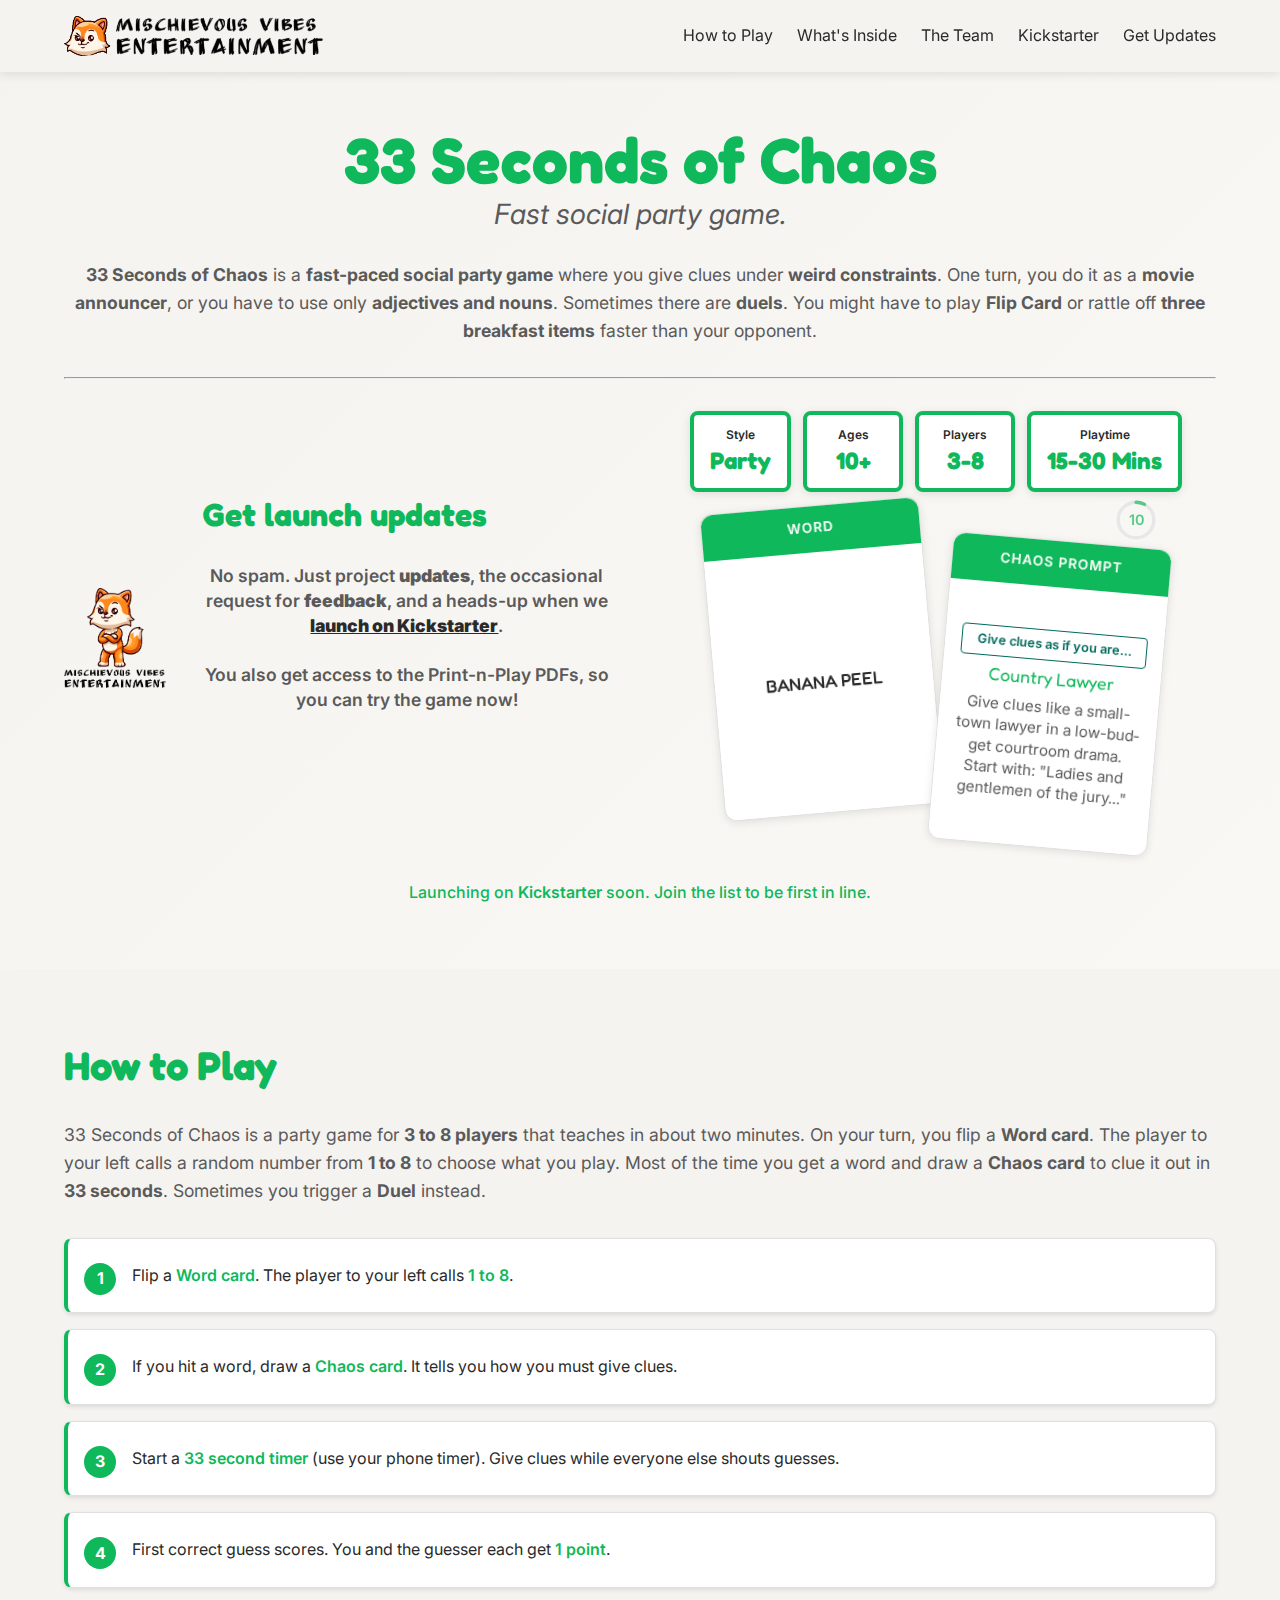
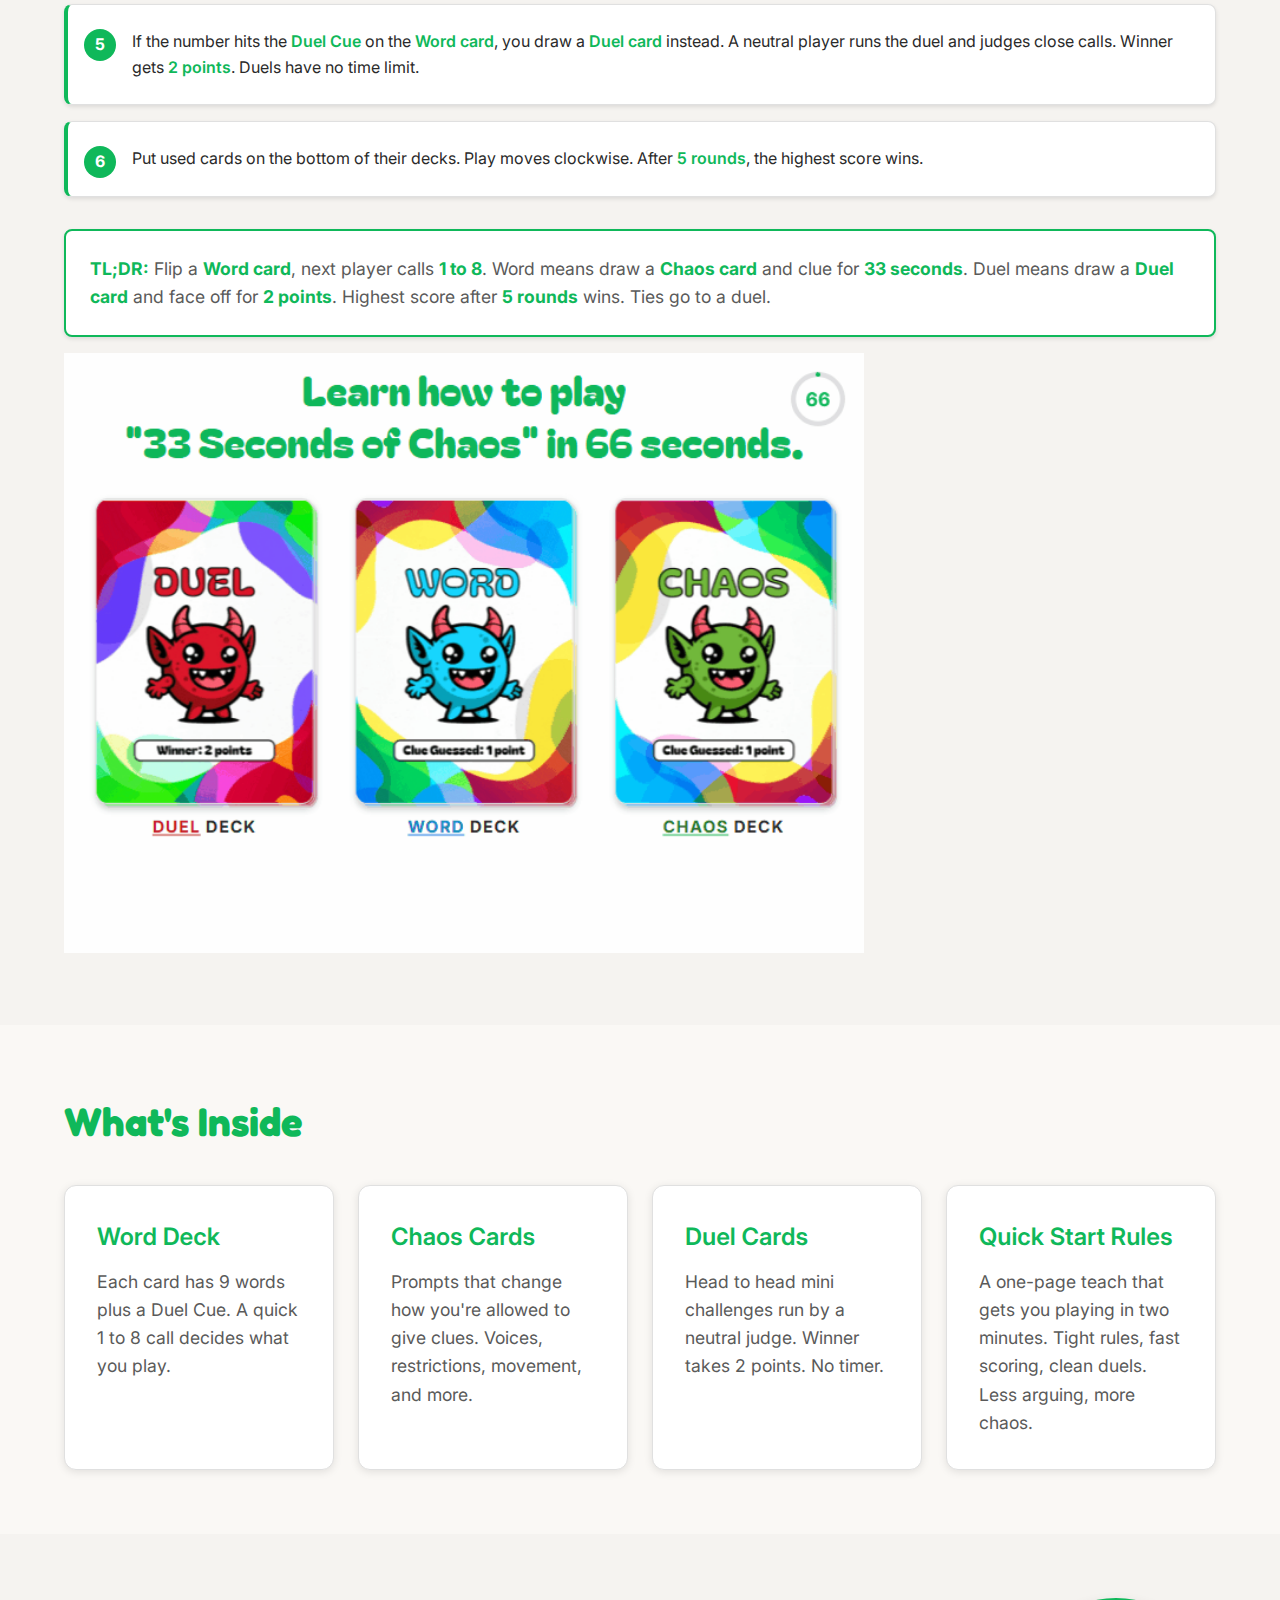
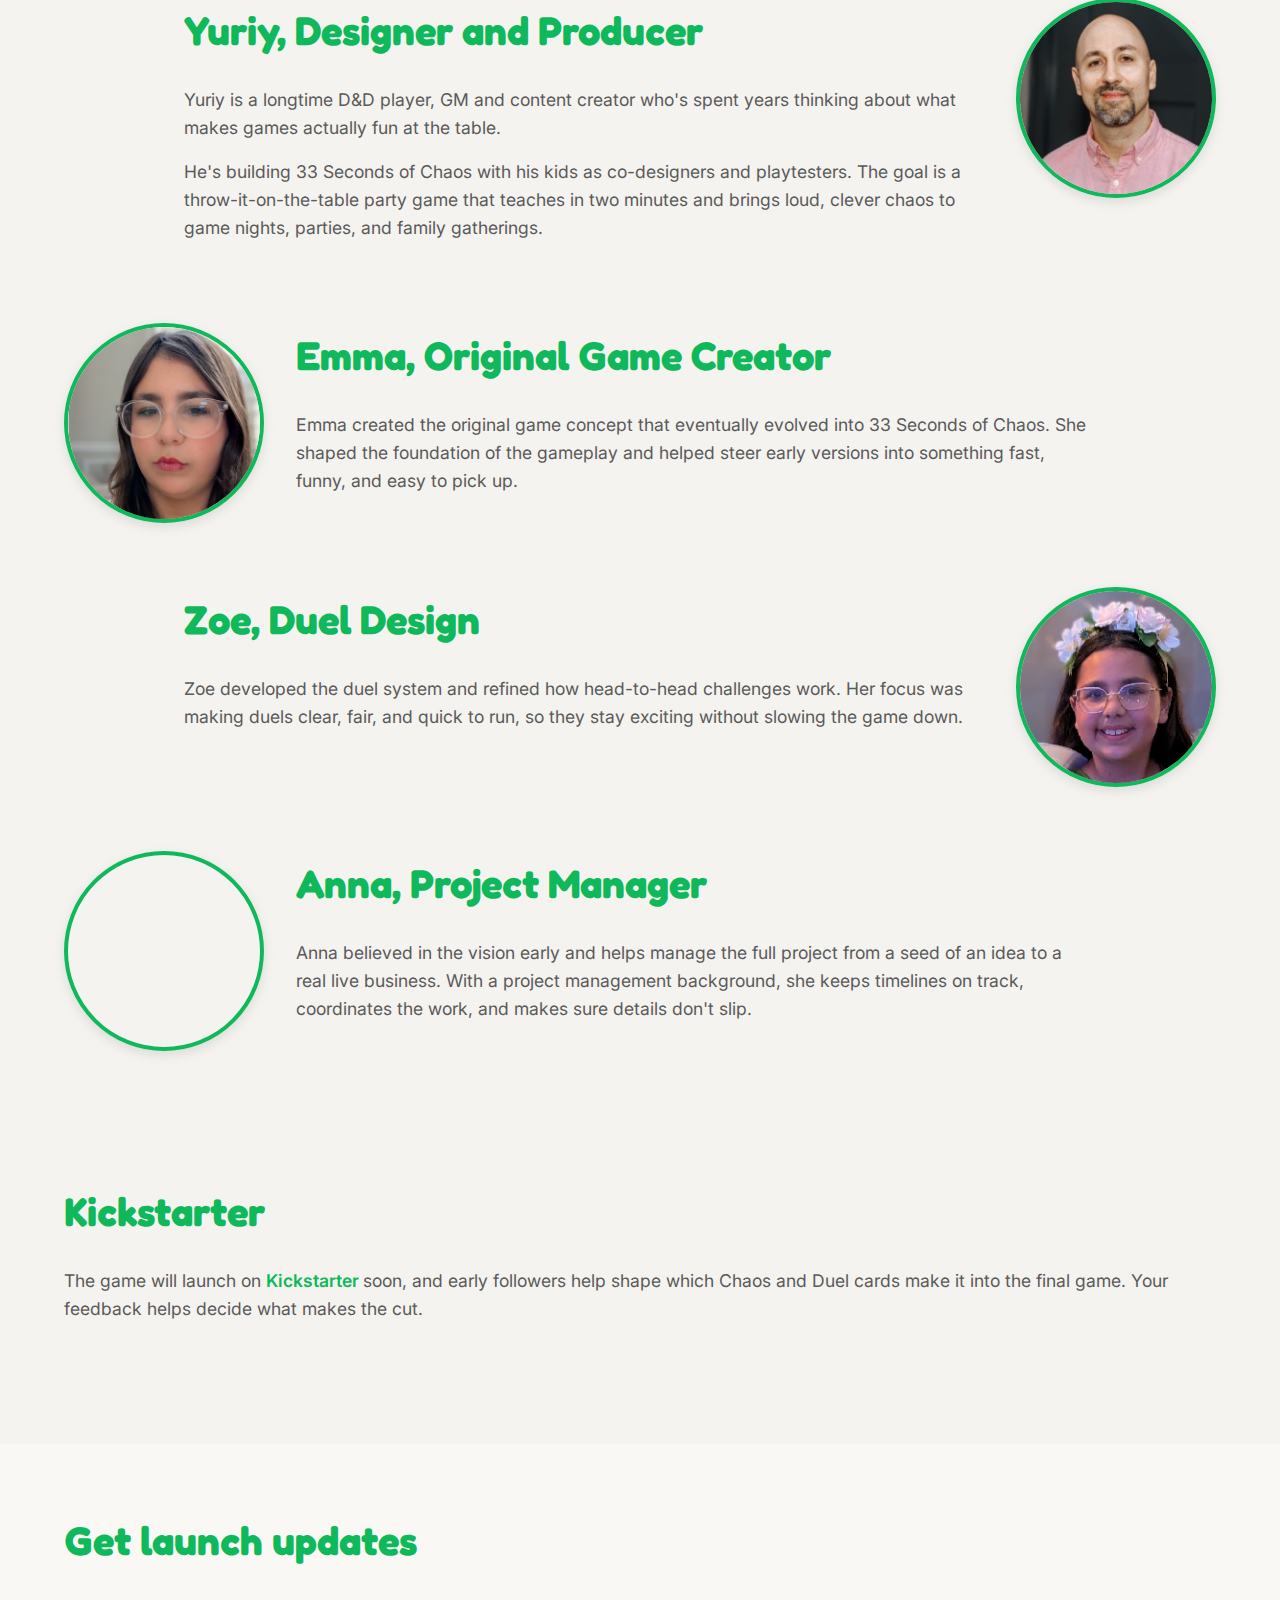
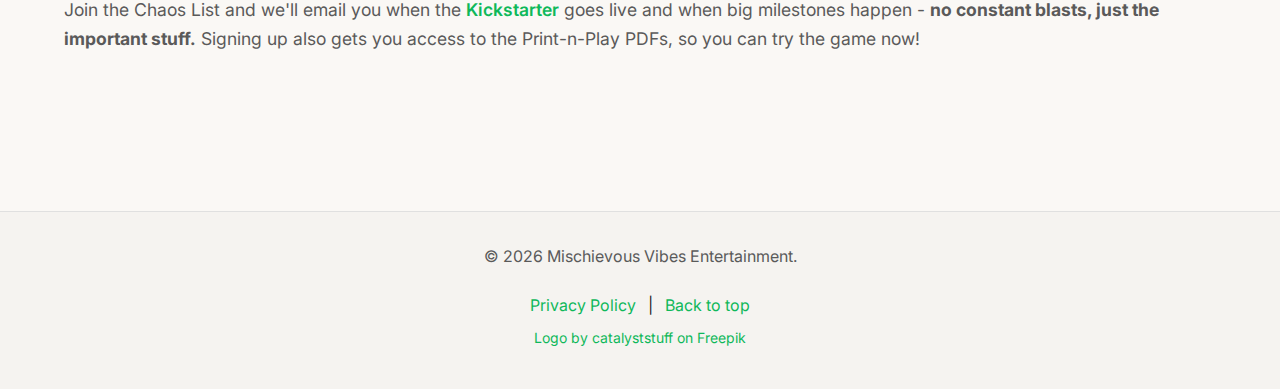
<file: index.html>
<!DOCTYPE html>
<html lang="en">
<head>
    <meta charset="UTF-8">
    <meta name="viewport" content="width=device-width, initial-scale=1.0">
    
    <!-- Google tag (gtag.js) -->
    <script async src="https://www.googletagmanager.com/gtag/js?id=G-M8BX2363LX"></script>
    <script>
      window.dataLayer = window.dataLayer || [];
      function gtag(){dataLayer.push(arguments);}
      gtag('js', new Date());
      gtag('config', 'G-M8BX2363LX');
    </script>
    <script>
      window.goatcounter = {
        no_onload: ('doNotTrack' in navigator && navigator.doNotTrack === '1'),
      };
    </script>
    <script data-goatcounter="https://mve.goatcounter.com/count"
        async src="//gc.zgo.at/count.js"></script>
    <script src="https://js.sentry-cdn.com/fc5b30fc8071de2056c08d37cd6491f0.min.js"
        crossorigin="anonymous"></script>
    <script type="text/javascript">
        (function(c,l,a,r,i,t,y){
            c[a]=c[a]||function(){(c[a].q=c[a].q||[]).push(arguments)};
            t=l.createElement(r);t.async=1;t.src="https://www.clarity.ms/tag/"+i;
            y=l.getElementsByTagName(r)[0];y.parentNode.insertBefore(t,y);
        })(window, document, "clarity", "script", "vb4uryqwiw");
    </script>
    
    
    <title>33 Seconds of Chaos | Mischievous Vibes Entertainment</title>
    <meta name="description" content="33 Seconds of Chaos is a fast-paced social party game where you give clues under weird constraints. Movie announcer one turn, adjectives and nouns the next, or duels like Flip Card and racing to name three breakfast items.">
    <meta name="keywords" content="party game, board game, card game, 33 seconds of chaos, mischievous vibes entertainment, kickstarter game">
    <meta name="author" content="Mischievous Vibes Entertainment">
    <meta name="robots" content="index,follow">
    <link rel="canonical" href="https://www.mischievousvibes.com/">
    
    <!-- Open Graph / Facebook -->
    <meta property="og:type" content="website">
    <meta property="og:url" content="https://www.mischievousvibes.com/">
    <meta property="og:title" content="33 Seconds of Chaos | Mischievous Vibes Entertainment">
    <meta property="og:description" content="33 Seconds of Chaos is a fast-paced social party game where you give clues under weird constraints. Movie announcer one turn, adjectives and nouns the next, or duels like Flip Card and racing to name three breakfast items.">
    <meta property="og:image" content="images/MVE_logo_sml.png">
    
    <!-- Twitter -->
    <meta name="twitter:card" content="summary_large_image">
    <meta name="twitter:title" content="33 Seconds of Chaos | Mischievous Vibes Entertainment">
    <meta name="twitter:description" content="33 Seconds of Chaos is a fast-paced social party game where you give clues under weird constraints. Movie announcer one turn, adjectives and nouns the next, or duels like Flip Card and racing to name three breakfast items.">
    <meta name="twitter:image" content="images/MVE_logo_sml.png">
    
    <!-- Preconnect for performance -->
    <link rel="preconnect" href="https://fonts.googleapis.com">
    <link rel="preconnect" href="https://fonts.gstatic.com" crossorigin>
    <link rel="preconnect" href="https://f.convertkit.com">
    <link rel="preconnect" href="https://app.kit.com">
    
    <!-- Fonts with display swap for better performance -->
    <link href="https://fonts.googleapis.com/css2?family=Fredoka:wght@300;400;500;600;700&family=Inter:wght@300;400;500;600;700;800&display=swap" rel="stylesheet">
    
    <!-- Favicons -->
    <link rel="icon" type="image/x-icon" href="/favicon.ico">
    <link rel="icon" type="image/png" sizes="16x16" href="/favicon-16x16.png">
    <link rel="icon" type="image/png" sizes="32x32" href="/favicon-32x32.png">
    <link rel="apple-touch-icon" sizes="180x180" href="/apple-touch-icon.png">
    <link rel="manifest" href="/site.webmanifest">
    
    <!-- Stylesheets -->
    <link rel="stylesheet" href="styles.css?v=c54b97c">
    <link rel="stylesheet" href="kit.css?v=c54b97c">
    
    <!-- Structured Data for SEO -->
    <script type="application/ld+json">
    {
      "@context": "https://schema.org",
      "@type": "WebPage",
      "name": "33 Seconds of Chaos | Mischievous Vibes Entertainment",
      "description": "33 Seconds of Chaos is a fast-paced social party game where you give clues under weird constraints. Movie announcer one turn, adjectives and nouns the next, or duels like Flip Card and racing to name three breakfast items. Launching on Kickstarter soon.",
      "publisher": {
        "@type": "Organization",
        "name": "Mischievous Vibes Entertainment",
        "logo": {
          "@type": "ImageObject",
          "url": "https://mischievousvibes.com/images/MVE_logo_sml.png"
        }
      },
      "about": {
        "@type": "CreativeWork",
        "name": "33 Seconds of Chaos",
        "description": "33 Seconds of Chaos is a fast-paced social party game where you give clues under weird constraints. Movie announcer one turn, adjectives and nouns the next, or duels like Flip Card and racing to name three breakfast items.",
        "genre": "Board Game",
        "audience": {
          "@type": "Audience",
          "audienceType": "Family, Party"
        }
      }
    }
    </script>
</head>
<body id="top">
    <a href="#main-content" class="skip-link">Skip to main content</a>
    <header role="banner">
        <nav class="container" role="navigation" aria-label="Main navigation">
            <button class="menu-toggle" aria-label="Toggle menu" aria-expanded="false" aria-controls="nav-links" id="menu-toggle">
                <span></span>
                <span></span>
                <span></span>
            </button>
            <div class="nav-brand">
                <img src="images/MVE_logo_sml.png" alt="Mischievous Vibes Entertainment" class="logo" width="120" height="40" loading="eager">
            </div>
            <ul class="nav-links" id="nav-links" role="menubar">
                <li role="none"><a href="#how-to-play" role="menuitem">How to Play</a></li>
                <li role="none"><a href="#whats-inside" role="menuitem">What's Inside</a></li>
                <li role="none"><a href="#the-team" role="menuitem">The Team</a></li>
                <li role="none"><a href="#kickstarter" role="menuitem">Kickstarter</a></li>
                <li role="none"><a href="#get-updates" role="menuitem">Get Updates</a></li>
            </ul>
        </nav>
    </header>

    <main id="main-content">
        <!-- Hero Section -->
        <section class="hero" aria-labelledby="hero-heading">
            <div class="container">
                <div class="hero-content">
                    <h1 id="hero-heading">33 Seconds <span class="nowrap">of Chaos</span></h1>
                    <p class="tagline">Fast social party game.</p>
                    <p class="hero-description">
                        <strong>33 Seconds of Chaos</strong> is a <strong>fast-paced social party game</strong> where you give clues under <strong>weird constraints</strong>. One turn, you do it as a <strong>movie announcer</strong>, or you have to use only <strong>adjectives and nouns</strong>. Sometimes there are <strong>duels</strong>. You might have to play <strong>Flip Card</strong> or rattle off <strong>three breakfast items</strong> faster than your opponent.
                    </p>
                    <hr/>
                    <div class="hero-main-content">
                        <div class="signup-form">
                            <h3 class="cta-header">Get launch updates</h3>
                            <div class="logo-reassurance">
                                <!-- TODO: Update src and alt text if logo filename changes -->
                                <img src="images/MVE_sm_black_text.png" alt="Mischievous Vibes Entertainment logo" class="hero-logo" width="200" height="100" loading="lazy">
                                <div class="cta-text">
                                    <p class="form-reassurance">No spam. Just project <b>updates</b>, the occasional request for <b>feedback</b>, and a heads-up when we <b><a href="https://www.kickstarter.com/projects/33chaos/110087663?ref=d4rk8j&utm_source=homepage&utm_medium=link&utm_campaign=kickstarter" target="_blank" rel="noopener noreferrer" style="color: var(--text); text-decoration: underline;">launch on Kickstarter</a></b>. <br/><br/>You also get access to the Print-n-Play PDFs, so you can try the game now!</p>
                                </div>
                            </div>
                            <script async data-uid="74161f0c83" src="https://pyroprints.kit.com/74161f0c83/index.js"></script>
                        </div>
                        
                        <div class="hero-cards">
                            <div class="game-box-info">
                                <div class="game-info-item">
                                    <span class="game-info-text">Style<div class="number">Party</div></span>
                                </div>
                                <div class="game-info-item">
                                    <span class="game-info-text">Ages<div class="number">10+</div></span>
                                </div>
                                <div class="game-info-item">
                                    <span class="game-info-text">Players<div class="number">3-8</div></span>
                                </div>
                                <div class="game-info-item">
                                    <span class="game-info-text">Playtime<div class="number">15-30 Mins</div></span>
                                </div>
                            </div>
                            <div class="cards-row">
                                <div class="flip-timer-indicator" id="flip-timer">
                                    <svg class="timer-svg" viewBox="0 0 36 36">
                                        <circle class="timer-circle-bg" cx="18" cy="18" r="16"></circle>
                                        <circle class="timer-circle" cx="18" cy="18" r="16"></circle>
                                    </svg>
                                    <span class="timer-countdown" id="timer-countdown">10</span>
                                </div>
                                <div class="demo-card portrait-card" id="chaos-card">
                                    <div class="card-front">
                                        <div class="card-label">Chaos Prompt</div>
                                        <div class="card-content">
                                            <div id="chaos-cue-chip" class="chaos-cue-chip" style="display: none;"></div>
                                            <h3 id="chaos-title">Loading...</h3>
                                            <p id="chaos-description">Cards will flip automatically</p>
                                        </div>
                                    </div>
                                    <div class="card-back">
                                        <img src="images/MVE_sm_black_text.png" alt="Mischievous Vibes Entertainment logo" class="card-back-logo" width="180" height="90" loading="lazy">
                                    </div>
                                </div>
                                <div class="demo-card portrait-card" id="word-card">
                                    <div class="card-front">
                                        <div class="card-label">Word</div>
                                        <div class="card-content">
                                            <p id="word-text">Loading...</p>
                                        </div>
                                    </div>
                                    <div class="card-back">
                                        <img src="images/MVE_sm_black_text.png" alt="Mischievous Vibes Entertainment logo" class="card-back-logo" width="180" height="90" loading="lazy">
                                    </div>
                                </div>
                            </div>
                        </div>
                    </div>
                    
                    <p class="launch-note">Launching on <a href="https://www.kickstarter.com/projects/33chaos/110087663?ref=d4rk8j&utm_source=homepage&utm_medium=link&utm_campaign=kickstarter" target="_blank" rel="noopener noreferrer" style="color: var(--accent); font-weight: 600; text-decoration: none;">Kickstarter</a> soon. Join the list to be first in line.</p>
                </div>
            </div>
        </section>

        <!-- How to Play Section -->
        <section id="how-to-play" class="section section-alt">
            <a name="how-to-play"></a>
            <div class="container">
                <h2>How to Play</h2>
                <p>
                    33 Seconds of Chaos is a party game for <strong>3 to 8 players</strong> that teaches in about two minutes. On your turn, you flip a <strong>Word card</strong>. The player to your left calls a random number from <strong>1 to 8</strong> to choose what you play. Most of the time you get a word and draw a <strong>Chaos card</strong> to clue it out in <strong>33 seconds</strong>. Sometimes you trigger a <strong>Duel</strong> instead.
                </p>
                <ol class="steps-list">
                    <li>
                        Flip a <strong>Word card</strong>. The player to your left calls <strong>1 to 8</strong>.
                    </li>
                    <li>
                        If you hit a word, draw a <strong>Chaos card</strong>. It tells you how you must give clues.
                    </li>
                    <li>
                        Start a <strong>33 second timer</strong> (use your phone timer). Give clues while everyone else shouts guesses.
                    </li>
                    <li>
                        First correct guess scores. You and the guesser each get <strong>1 point</strong>.
                    </li>
                    <li>
                        If the number hits the <strong>Duel Cue</strong> on the <strong>Word card</strong>, you draw a <strong>Duel card</strong> instead. A neutral player runs the duel and judges close calls. Winner gets <strong>2 points</strong>. Duels have no time limit.
                    </li>
                    <li>
                        Put used cards on the bottom of their decks. Play moves clockwise. After <strong>5 rounds</strong>, the highest score wins.
                    </li>
                </ol>
                <p class="tldr">
                    <strong>TL;DR:</strong> Flip a <strong>Word card</strong>, next player calls <strong>1 to 8</strong>. Word means draw a <strong>Chaos card</strong> and clue for <strong>33 seconds</strong>. Duel means draw a <strong>Duel card</strong> and face off for <strong>2 points</strong>. Highest score after <strong>5 rounds</strong> wins. Ties go to a duel.
                </p>
                <div class="how-to-play-gif-container">
                    <img src="images/how_to_play.webp" alt="Learn how to play 33 Seconds of Chaos in 66 seconds - animated guide showing the three card types: Duel, Word, and Chaos decks" class="how-to-play-gif" loading="lazy" width="800" height="600">
                </div>
            </div>
        </section>

        <!-- What's Inside Section -->
        <section id="whats-inside" class="section">
            <a name="whats-inside"></a>
            <div class="container">
                <h2>What's Inside</h2>
                <div class="components-grid">
                    <div class="component-card">
                        <h3>Word Deck</h3>
                        <p>Each card has 9 words plus a Duel Cue. A quick 1 to 8 call decides what you play.</p>
                    </div>
                    <div class="component-card">
                        <h3>Chaos Cards</h3>
                        <p>Prompts that change how you're allowed to give clues. Voices, restrictions, movement, and more.</p>
                    </div>
                    <div class="component-card">
                        <h3>Duel Cards</h3>
                        <p>Head to head mini challenges run by a neutral judge. Winner takes 2 points. No timer.</p>
                    </div>
                    <div class="component-card">
                        <h3>Quick Start Rules</h3>
                        <p>A one-page teach that gets you playing in two minutes. Tight rules, fast scoring, clean duels. Less arguing, more chaos.</p>
                    </div>
                </div>
            </div>
        </section>

        <!-- The Team Section -->
        <section id="the-team" class="section section-alt">
            <a name="the-team"></a>
            <div class="container">
                <div class="designer-content designer-content-reverse">
                    <img src="images/headshot_yuriy.jpg" alt="Yuriy, Designer and Producer for 33 Seconds of Chaos" class="designer-image" width="200" height="200" loading="lazy">
                    <div class="designer-text">
                        <h2>Yuriy, Designer and Producer</h2>
                        <p>
                            Yuriy is a longtime D&D player, GM and content creator who's spent years thinking about what makes games actually fun at the table.
                        </p>
                        <p>
                            He's building 33 Seconds of Chaos with his kids as co-designers and playtesters. The goal is a throw-it-on-the-table party game that teaches in two minutes and brings loud, clever chaos to game nights, parties, and family gatherings.
                        </p>
                    </div>
                </div>
                
                <div class="designer-content">
                    <img src="images/headshot_emma.png" alt="Emma, Game Designer for 33 Seconds of Chaos" class="designer-image" width="200" height="200" loading="lazy">
                    <div class="designer-text">
                        <h2>Emma, Original Game Creator</h2>
                        <p>
                            Emma created the original game concept that eventually evolved into 33 Seconds of Chaos. She shaped the foundation of the gameplay and helped steer early versions into something fast, funny, and easy to pick up.
                        </p>
                    </div>
                </div>
                
                <div class="designer-content designer-content-reverse">
                    <img src="images/headshot_zoe.png" alt="Zoe, Duel Design for 33 Seconds of Chaos" class="designer-image" width="200" height="200" loading="lazy">
                    <div class="designer-text">
                        <h2>Zoe, Duel Design</h2>
                        <p>
                            Zoe developed the duel system and refined how head-to-head challenges work. Her focus was making duels clear, fair, and quick to run, so they stay exciting without slowing the game down.
                        </p>
                    </div>
                </div>
                
                <div class="designer-content">
                    <img src="images/headshot_anna.png" alt="Anna, Project Manager for 33 Seconds of Chaos" class="designer-image" width="200" height="200" loading="lazy">
                    <div class="designer-text">
                        <h2>Anna, Project Manager</h2>
                        <p>
                            Anna believed in the vision early and helps manage the full project from a seed of an idea to a real live business. With a project management background, she keeps timelines on track, coordinates the work, and makes sure details don't slip.
                        </p>
                    </div>
                </div>
            </div>
        </section>

        <!-- Kickstarter Section -->
        <section id="kickstarter" class="section section-alt">
            <a name="kickstarter"></a>
            <div class="container">
                <h2>Kickstarter</h2>
                <p>
                    The game will launch on <a href="https://www.kickstarter.com/projects/33chaos/110087663?ref=d4rk8j&utm_source=homepage&utm_medium=link&utm_campaign=kickstarter" 
                    target="_blank" 
                    rel="noopener noreferrer"
                    style="color: var(--accent); font-weight: 600; text-decoration: none;">
                    Kickstarter
                 </a> soon, and early followers help shape which Chaos and Duel cards make it into the final game. Your feedback helps decide what makes the cut.
                </p>
                <div style="text-align: center; margin-top: 2rem;">
                    <a href="https://www.kickstarter.com/projects/33chaos/110087663?ref=d4rk8j&utm_source=homepage&utm_medium=link&utm_campaign=kickstarter" 
                       class="kickstarter-cta-button" 
                       target="_blank"
                       rel="noopener noreferrer">
                        <img src="images/notify_me_button.png" 
                             alt="Notify me on launch - Kickstarter" 
                             class="kickstarter-cta-image"
                             width="400"
                             height="auto"
                             loading="lazy">
                    </a>
                </div>
            </div>
        </section>

        <!-- Get Updates Section -->
        <section id="get-updates" class="section">
            <a name="get-updates"></a>
            <div class="container">
                <h2>Get launch updates</h2>
                <p class="updates-description">
                    Join the Chaos List and we'll email you when the <a href="https://www.kickstarter.com/projects/33chaos/110087663?ref=d4rk8j&utm_source=homepage&utm_medium=link&utm_campaign=kickstarter" target="_blank" rel="noopener noreferrer" style="color: var(--accent); font-weight: 600; text-decoration: none;">Kickstarter</a> goes live and when big milestones happen - <strong>no constant blasts, just the important stuff.</strong>  Signing up also gets you access to the Print-n-Play PDFs, so you can try the game now!
                </p>
                <div class="signup-form">
                    <script async data-uid="74161f0c83" src="https://pyroprints.kit.com/74161f0c83/index.js"></script>
                </div>
            </div>
        </section>
    </main>

    <footer role="contentinfo">
        <div class="container">
            <p>&copy; <span id="current-year"></span> Mischievous Vibes Entertainment.</p>
            <a href="privacy.html">Privacy Policy</a> | <a href="#top" class="back-to-top">Back to top</a>
            <p style="margin-top: 0.5rem; font-size: 0.875rem;">
                <a href="https://www.freepik.com/free-vector/cute-fox-folding-hand-cartoon-vector-icon-illustration-animal-education-icon-isolated-flat-vector_417764304.htm">Logo by catalyststuff on Freepik</a>
            </p>
        </div>
    </footer>

    <script src="data.js?v=c54b97c"></script>
    <script src="script.js?v=c54b97c" defer></script>
    <script src="js/update-form-button.js?v=c54b97c"></script>
</body>
</html>
</file>
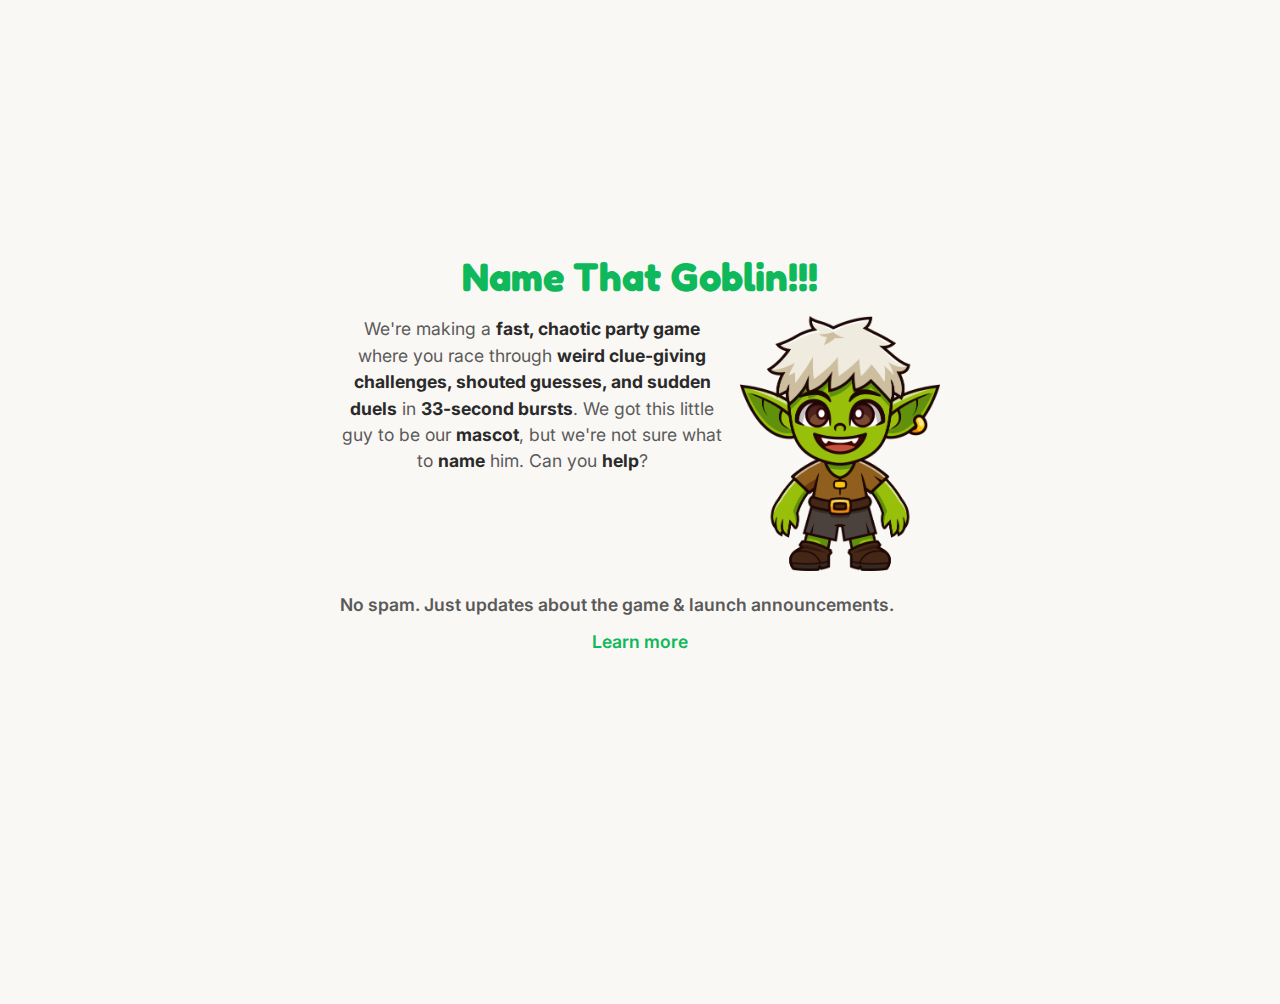
<file: convention/index.html>
<!DOCTYPE html>
<html lang="en">
<head>
    <meta charset="UTF-8">
    <meta name="viewport" content="width=device-width, initial-scale=1.0">
    
    <!-- Google tag (gtag.js) -->
    <script async src="https://www.googletagmanager.com/gtag/js?id=G-M8BX2363LX"></script>
    <script>
      window.goatcounter = {
        no_onload: ('doNotTrack' in navigator && navigator.doNotTrack === '1'),
      };
    </script>
    <script data-goatcounter="https://mve.goatcounter.com/count"
        async src="//gc.zgo.at/count.js"></script>
    <script src="https://js.sentry-cdn.com/fc5b30fc8071de2056c08d37cd6491f0.min.js"
        crossorigin="anonymous"></script>
    <script type="text/javascript">
        (function(c,l,a,r,i,t,y){
            c[a]=c[a]||function(){(c[a].q=c[a].q||[]).push(arguments)};
            t=l.createElement(r);t.async=1;t.src="https://www.clarity.ms/tag/"+i;
            y=l.getElementsByTagName(r)[0];y.parentNode.insertBefore(t,y);
        })(window, document, "clarity", "script", "vb4uryqwiw");
    </script>
    <!-- Common JavaScript for email landing pages -->
    <script src="../js/email-landing.js?v=c54b97c"></script>
    
    <title>Name That Goblin!!! | 33 Seconds of Chaos</title>
    <meta name="description" content="We're making a fast, chaotic party game—help us name our mascot goblin!">
    
    <!-- Preconnect for performance -->
    <link rel="preconnect" href="https://fonts.googleapis.com">
    <link rel="preconnect" href="https://fonts.gstatic.com" crossorigin>
    <link rel="preconnect" href="https://f.convertkit.com">
    <link rel="preconnect" href="https://app.kit.com">
    
    <!-- Fonts -->
    <link href="https://fonts.googleapis.com/css2?family=Fredoka:wght@300;400;500;600;700&family=Inter:wght@300;400;500;600;700;800&display=swap" rel="stylesheet">
    
    <!-- Favicons -->
    <link rel="icon" type="image/x-icon" href="../favicon.ico">
    <link rel="icon" type="image/png" sizes="16x16" href="../favicon-16x16.png">
    <link rel="icon" type="image/png" sizes="32x32" href="../favicon-32x32.png">
    <link rel="apple-touch-icon" sizes="180x180" href="../apple-touch-icon.png">
    
    <!-- Stylesheets -->
    <link rel="stylesheet" href="../styles.css?v=c54b97c">
    <link rel="stylesheet" href="../kit.css?v=c54b97c">
    <link rel="stylesheet" href="../css/email-landing.css?v=c54b97c">
    <style>
        .email-page {
            padding: 1rem 1.5rem;
        }
        .email-header {
            margin: 0 0 0.5rem 0;
        }
        .convention-hero-row {
            display: flex;
            flex-wrap: wrap;
            align-items: flex-start;
            gap: 1rem;
            margin: 0.5rem 0 0.75rem 0;
        }
        .convention-hero-row .hero-description {
            margin: 0;
            line-height: 1.5;
        }
        .convention-hero-text {
            flex: 1;
            min-width: 0;
        }
        .convention-goblin {
            flex-shrink: 0;
            width: 200px;
            height: auto;
        }
        .signup-form {
            margin-top: 0.25rem;
        }
        .learn-more-link {
            margin-top: 0.5rem;
        }
        @media (max-width: 480px) {
            .email-page {
                padding: 0.75rem 1rem;
            }
            .convention-hero-row {
                flex-direction: column;
                align-items: center;
            }
            .convention-goblin {
                width: 160px;
            }
        }
    </style>
</head>
<body>
    <div class="email-page">
        <div class="email-container">
            <h1 class="email-header">Name That Goblin!!!</h1>
            <div class="convention-hero-row">
                <div class="convention-hero-text">
                    <p class="hero-description">
                        We're making a <strong>fast, chaotic party game</strong> where you race through <strong>weird clue-giving challenges, shouted guesses, and sudden duels</strong> in <strong>33-second bursts</strong>.
                        We got this little guy to be our <strong>mascot</strong>, but we're not sure what to <strong>name</strong> him. Can you <strong>help</strong>?
                    </p>
                </div>
                <img src="../images/gobbo/gobbo_chaos_nohood.png" alt="33 Seconds of Chaos mascot goblin" class="convention-goblin" width="200" height="200" loading="lazy">
            </div>
            
            <div class="signup-form">
                <script async data-uid="c0f6ae3644" src="https://pyroprints.kit.com/c0f6ae3644/index.js"></script>
                <p class="form-reassurance">No spam. Just updates about the game & launch announcements.</p>
            </div>
            
            <div class="learn-more-link">
                <a href="https://www.mischievousvibes.com/">Learn more</a>
            </div>
        </div>
    </div>
    
    <script src="https://f.convertkit.com/ckjs/ck.5.js"></script>
    <script src="../js/update-form-button-pnp.js?v=c54b97c"></script>
</body>
</html>
</file>
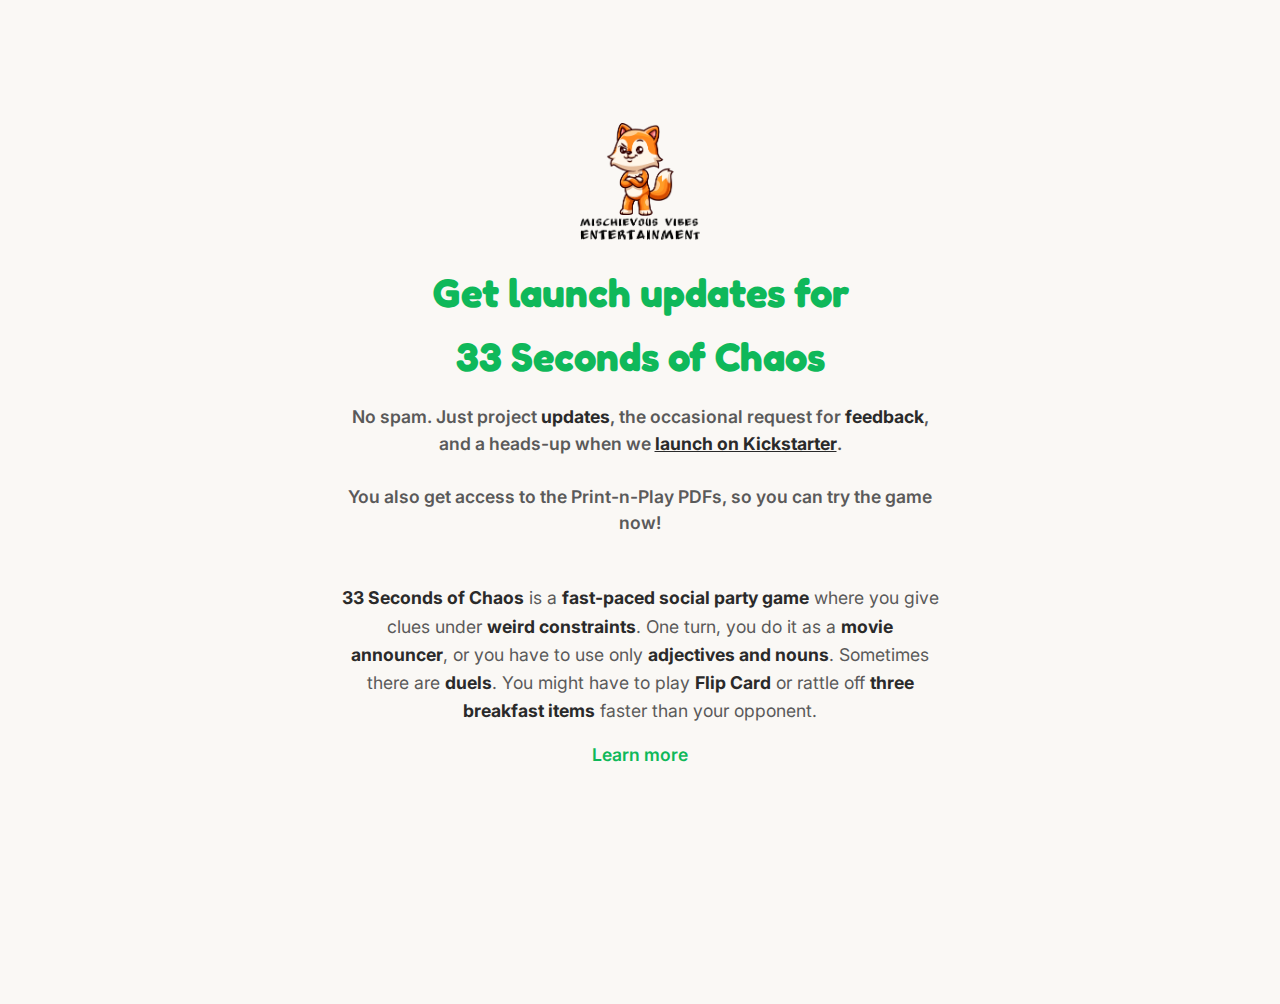
<file: email/index.html>
<!DOCTYPE html>
<html lang="en">
<head>
    <meta charset="UTF-8">
    <meta name="viewport" content="width=device-width, initial-scale=1.0">
    
    <!-- Google tag (gtag.js) -->
    <script async src="https://www.googletagmanager.com/gtag/js?id=G-M8BX2363LX"></script>
    <script>
      window.goatcounter = {
        no_onload: ('doNotTrack' in navigator && navigator.doNotTrack === '1'),
      };
    </script>
    <script data-goatcounter="https://mve.goatcounter.com/count"
        async src="//gc.zgo.at/count.js"></script>
    <script src="https://js.sentry-cdn.com/fc5b30fc8071de2056c08d37cd6491f0.min.js"
        crossorigin="anonymous"></script>
    <script type="text/javascript">
        (function(c,l,a,r,i,t,y){
            c[a]=c[a]||function(){(c[a].q=c[a].q||[]).push(arguments)};
            t=l.createElement(r);t.async=1;t.src="https://www.clarity.ms/tag/"+i;
            y=l.getElementsByTagName(r)[0];y.parentNode.insertBefore(t,y);
        })(window, document, "clarity", "script", "vb4uryqwiw");
    </script>
    <!-- Common JavaScript for email landing pages -->
    <script src="../js/email-landing.js?v=c54b97c"></script>
    
    <title>Join the Chaos List | 33 Seconds of Chaos</title>
    <meta name="description" content="Join the email list for 33 Seconds of Chaos. Get launch updates, feedback requests, and a heads-up when we launch on Kickstarter.">
    
    <!-- Preconnect for performance -->
    <link rel="preconnect" href="https://fonts.googleapis.com">
    <link rel="preconnect" href="https://fonts.gstatic.com" crossorigin>
    <link rel="preconnect" href="https://f.convertkit.com">
    <link rel="preconnect" href="https://app.kit.com">
    
    <!-- Fonts -->
    <link href="https://fonts.googleapis.com/css2?family=Fredoka:wght@300;400;500;600;700&family=Inter:wght@300;400;500;600;700;800&display=swap" rel="stylesheet">
    
    <!-- Favicons -->
    <link rel="icon" type="image/x-icon" href="../favicon.ico">
    <link rel="icon" type="image/png" sizes="16x16" href="../favicon-16x16.png">
    <link rel="icon" type="image/png" sizes="32x32" href="../favicon-32x32.png">
    <link rel="apple-touch-icon" sizes="180x180" href="../apple-touch-icon.png">
    
    <!-- Stylesheets -->
    <link rel="stylesheet" href="../styles.css?v=c54b97c">
    <link rel="stylesheet" href="../kit.css?v=c54b97c">
    <link rel="stylesheet" href="../css/email-landing.css?v=c54b97c">
</head>
<body>
    <div class="email-page">
        <div class="email-container">
            <img src="../images/MVE_sm_black_text.png" alt="Mischievous Vibes Entertainment logo" class="email-logo" width="120" height="60" loading="eager">
            
            <h1 class="email-header">Get launch updates for<br/>33 Seconds of Chaos</h1>
            
            <p class="email-text">
                No spam. Just project <b>updates</b>, the occasional request for <b>feedback</b>, and a heads-up when we <b><a href="https://www.kickstarter.com/projects/33chaos/110087663?ref=d4rk8j&utm_source=homepage&utm_medium=link&utm_campaign=kickstarter" target="_blank" rel="noopener noreferrer" style="color: var(--text); text-decoration: underline;">launch on Kickstarter</a></b>. <br/><br/>You also get access to the Print-n-Play PDFs, so you can try the game now!</p>
            
            <div class="signup-form">
                <script async data-uid="006c77152d" src="https://pyroprints.kit.com/006c77152d/index.js"></script>
            </div>
            
            <p class="hero-description">
                <strong>33 Seconds of Chaos</strong> is a <strong>fast-paced social party game</strong> where you give clues under <strong>weird constraints</strong>. One turn, you do it as a <strong>movie announcer</strong>, or you have to use only <strong>adjectives and nouns</strong>. Sometimes there are <strong>duels</strong>. You might have to play <strong>Flip Card</strong> or rattle off <strong>three breakfast items</strong> faster than your opponent.
            </p>
            
            <div class="learn-more-link">
                <a href="https://www.mischievousvibes.com/">Learn more</a>
            </div>
        </div>
    </div>
    
    <script src="https://f.convertkit.com/ckjs/ck.5.js"></script>
    <script src="../js/update-form-button.js?v=c54b97c"></script>
</body>
</html>
</file>
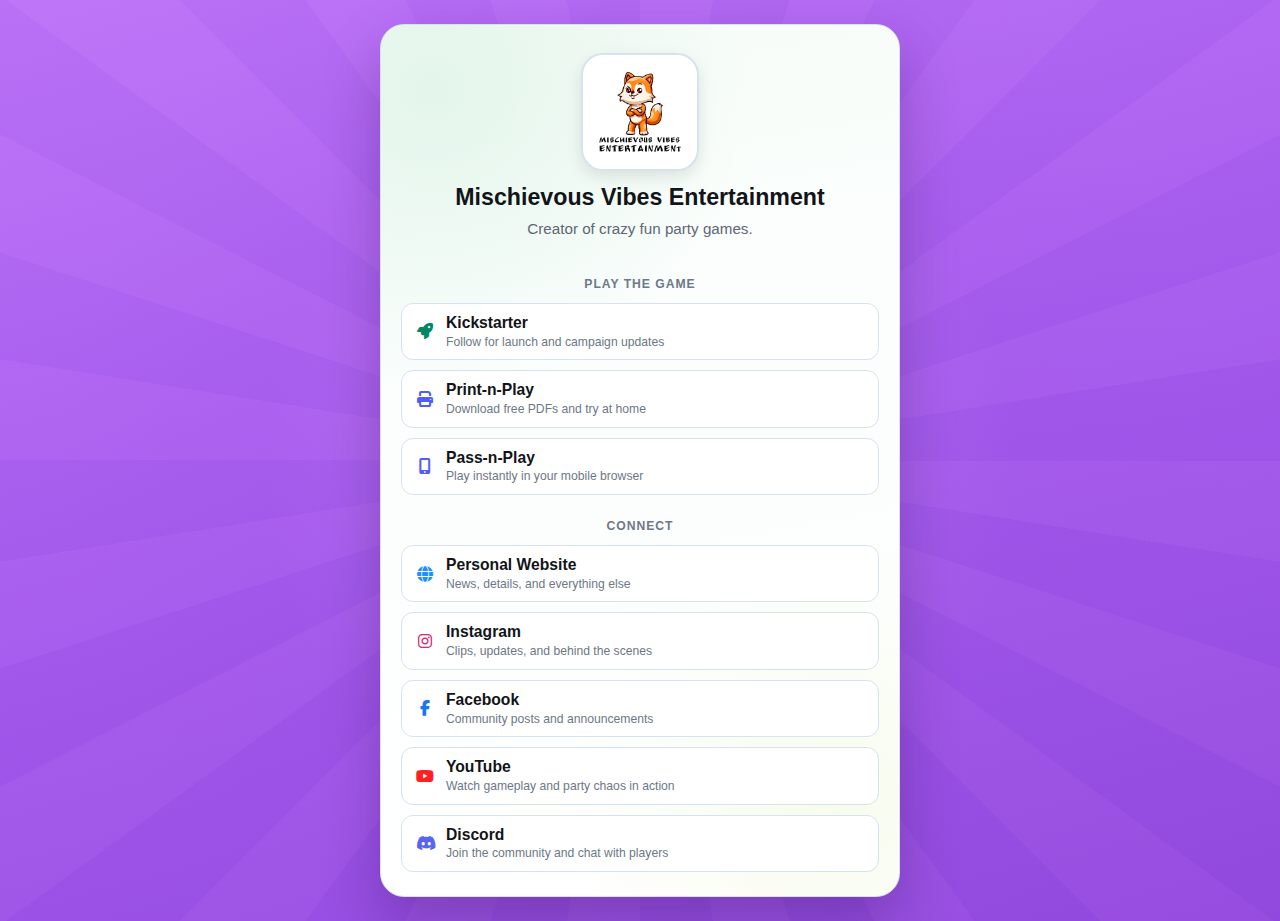
<file: links/index.html>
<!DOCTYPE html>
<html lang="en">
<head>
    <meta charset="UTF-8">
    <meta name="viewport" content="width=device-width, initial-scale=1.0">
    <title>Mischievous Vibes Entertainment | Links</title>
    <meta name="description" content="All official Mischievous Vibes Entertainment links in one place.">
    <link rel="icon" type="image/x-icon" href="/favicon.ico">
    <link rel="icon" type="image/png" sizes="16x16" href="/favicon-16x16.png">
    <link rel="icon" type="image/png" sizes="32x32" href="/favicon-32x32.png">
    <link rel="apple-touch-icon" sizes="180x180" href="/apple-touch-icon.png">
    <link rel="stylesheet" href="https://cdnjs.cloudflare.com/ajax/libs/font-awesome/6.7.2/css/all.min.css" crossorigin="anonymous" referrerpolicy="no-referrer">
    <style>
        :root {
            --bg: #f4f6f8;
            --card: #ffffff;
            --text: #121418;
            --muted: #606774;
            --brand: #00b686;
            --brand-dark: #028663;
            --border: #dde3ea;
            --shadow: 0 16px 36px rgba(0, 0, 0, 0.12);
            --radius: 16px;
        }

        * {
            box-sizing: border-box;
        }

        body {
            margin: 0;
            min-height: 100vh;
            font-family: Inter, -apple-system, BlinkMacSystemFont, "Segoe UI", Roboto, Helvetica, Arial, sans-serif;
            background:
                repeating-conic-gradient(
                    from -72deg at center,
                    rgba(205, 129, 255, 0.14) 0deg 9deg,
                    rgba(166, 92, 238, 0.14) 9deg 18deg
                ),
                radial-gradient(circle at center, rgba(224, 175, 255, 0.26) 0, rgba(224, 175, 255, 0) 48%),
                radial-gradient(circle at center, rgba(149, 75, 222, 0.24) 0, rgba(149, 75, 222, 0) 74%),
                linear-gradient(165deg, #bc74f7 0%, #a157ea 52%, #8d45da 100%);
            color: var(--text);
            display: grid;
            place-items: center;
            padding: 24px;
            position: relative;
        }

        .links-card {
            width: min(100%, 520px);
            background:
                radial-gradient(circle at 10% 8%, rgba(148, 217, 180, 0.2) 0, rgba(148, 217, 180, 0) 34%),
                radial-gradient(circle at 88% 90%, rgba(213, 236, 150, 0.16) 0, rgba(213, 236, 150, 0) 30%),
                linear-gradient(170deg, #f6fcf7 0%, #fbfefd 34%, #ffffff 100%);
            border: 1px solid #d7e2ef;
            border-radius: calc(var(--radius) + 8px);
            box-shadow: 0 26px 56px rgba(40, 16, 78, 0.28);
            padding: 28px 20px 24px;
            position: relative;
            z-index: 1;
        }

        .profile {
            text-align: center;
            margin-bottom: 22px;
        }

        .logo-wrap {
            width: 118px;
            height: 118px;
            border-radius: 22px;
            background: #ffffff;
            border: 2px solid #d7e2ef;
            box-shadow: 0 6px 16px rgba(0, 0, 0, 0.1);
            margin: 0 auto;
            display: grid;
            place-items: center;
            padding: 16px;
        }

        .logo {
            width: 100%;
            height: 100%;
            object-fit: contain;
            object-position: center;
            border-radius: 0;
            background: #fff;
        }

        .profile h1 {
            font-size: 1.45rem;
            margin: 12px 0 6px;
            line-height: 1.25;
        }

        .profile p {
            margin: 0;
            color: var(--muted);
            font-size: 0.95rem;
            line-height: 1.5;
        }

        .links-list {
            display: grid;
            gap: 10px;
        }

        .links-section-title {
            margin: 14px 2px 2px;
            font-size: 0.76rem;
            letter-spacing: 0.08em;
            text-transform: uppercase;
            font-weight: 700;
            color: #6e7888;
            text-align: center;
        }

        .link-btn {
            display: flex;
            align-items: center;
            justify-content: flex-start;
            gap: 12px;
            width: 100%;
            padding: 10px 14px;
            border-radius: 12px;
            border: 1px solid #d7e2ef;
            background: #ffffff;
            color: var(--text);
            text-decoration: none;
            font-weight: 600;
            transition: transform 0.16s ease, border-color 0.16s ease, box-shadow 0.16s ease, background 0.16s ease;
        }

        .link-btn i {
            width: 18px;
            text-align: center;
            color: var(--brand-dark);
        }

        .link-btn-content {
            display: flex;
            flex-direction: column;
            align-items: flex-start;
            line-height: 1.2;
            gap: 2px;
        }

        .link-btn-label {
            font-size: 0.98rem;
            font-weight: 700;
        }

        .link-btn-sub {
            font-size: 0.76rem;
            color: #6d7787;
            font-weight: 500;
        }

        .link-btn:hover,
        .link-btn:focus-visible {
            transform: translateY(-1px);
            border-color: #9cd8c7;
            background: #f6fffc;
            box-shadow: 0 8px 18px rgba(2, 134, 99, 0.14);
            outline: none;
        }

        .link-btn.primary {
            background: #ffffff;
            border: 1px solid #d7e2ef;
            color: var(--text);
        }

        .link-btn.primary i {
            color: var(--brand-dark);
        }

        .link-btn.primary:hover,
        .link-btn.primary:focus-visible {
            background: #f6fffc;
            border-color: #9cd8c7;
            box-shadow: 0 8px 18px rgba(2, 134, 99, 0.14);
        }

        .link-btn.cta {
            background: #ffffff;
            border: 1px solid #d7e2ef;
            color: var(--text);
        }

        .link-btn.cta i {
            color: #4f5dff;
        }

        .link-btn.cta:hover,
        .link-btn.cta:focus-visible {
            background: #f4f6ff;
            border-color: #b8c4ff;
            box-shadow: 0 8px 18px rgba(79, 93, 255, 0.16);
        }

        .link-btn.website i { color: #1992ff; }
        .link-btn.instagram i { color: #d62976; }
        .link-btn.facebook i { color: #1877f2; }
        .link-btn.youtube i { color: #ff1f1f; }
        .link-btn.discord i { color: #5865f2; }

        @media (max-width: 460px) {
            .links-card {
                padding: 24px 14px 18px;
            }
        }

    </style>
</head>
<body>
    <main class="links-card">
        <section class="profile" aria-label="Profile header">
            <div class="logo-wrap">
                <img src="/images/MVE_sm_black_text.png" alt="Mischievous Vibes Entertainment logo" class="logo">
            </div>
            <h1>Mischievous Vibes Entertainment</h1>
            <p>Creator of crazy fun party games.</p>
        </section>

        <nav class="links-list" aria-label="Social and project links">
            <p class="links-section-title">Play the Game</p>
            <a class="link-btn primary" href="https://www.kickstarter.com/projects/33chaos/110087663?ref=d4rk8j&utm_source=links&utm_medium=button&utm_campaign=kickstarter" target="_blank" rel="noopener noreferrer">
                <i class="fa-solid fa-rocket"></i>
                <span class="link-btn-content">
                    <span class="link-btn-label">Kickstarter</span>
                    <span class="link-btn-sub">Follow for launch and campaign updates</span>
                </span>
            </a>
            <a class="link-btn cta" href="https://www.mischievousvibes.com/pnp/?utm_source=links&utm_medium=button&utm_campaign=printnplay" target="_blank" rel="noopener noreferrer">
                <i class="fa-solid fa-print"></i>
                <span class="link-btn-content">
                    <span class="link-btn-label">Print-n-Play</span>
                    <span class="link-btn-sub">Download free PDFs and try at home</span>
                </span>
            </a>
            <a class="link-btn cta" href="https://www.mischievousvibes.com/passnplay/?utm_source=links&utm_medium=button&utm_campaign=passnplay" target="_blank" rel="noopener noreferrer">
                <i class="fa-solid fa-mobile-screen-button"></i>
                <span class="link-btn-content">
                    <span class="link-btn-label">Pass-n-Play</span>
                    <span class="link-btn-sub">Play instantly in your mobile browser</span>
                </span>
            </a>
            <p class="links-section-title">Connect</p>
            <a class="link-btn website" href="https://www.mischievousvibes.com/" target="_blank" rel="noopener noreferrer">
                <i class="fa-solid fa-globe"></i>
                <span class="link-btn-content">
                    <span class="link-btn-label">Personal Website</span>
                    <span class="link-btn-sub">News, details, and everything else</span>
                </span>
            </a>
            <a class="link-btn instagram" href="https://www.instagram.com/mischievous_vibes_games/" target="_blank" rel="noopener noreferrer">
                <i class="fa-brands fa-instagram"></i>
                <span class="link-btn-content">
                    <span class="link-btn-label">Instagram</span>
                    <span class="link-btn-sub">Clips, updates, and behind the scenes</span>
                </span>
            </a>
            <a class="link-btn facebook" href="https://www.facebook.com/profile.php?id=61584619064057" target="_blank" rel="noopener noreferrer">
                <i class="fa-brands fa-facebook-f"></i>
                <span class="link-btn-content">
                    <span class="link-btn-label">Facebook</span>
                    <span class="link-btn-sub">Community posts and announcements</span>
                </span>
            </a>
            <a class="link-btn youtube" href="https://www.youtube.com/@MischievousVibes" target="_blank" rel="noopener noreferrer">
                <i class="fa-brands fa-youtube"></i>
                <span class="link-btn-content">
                    <span class="link-btn-label">YouTube</span>
                    <span class="link-btn-sub">Watch gameplay and party chaos in action</span>
                </span>
            </a>
            <a class="link-btn discord" href="https://discord.gg/mtecRAxGxZ" target="_blank" rel="noopener noreferrer">
                <i class="fa-brands fa-discord"></i>
                <span class="link-btn-content">
                    <span class="link-btn-label">Discord</span>
                    <span class="link-btn-sub">Join the community and chat with players</span>
                </span>
            </a>
        </nav>

    </main>
</body>
</html>
</file>
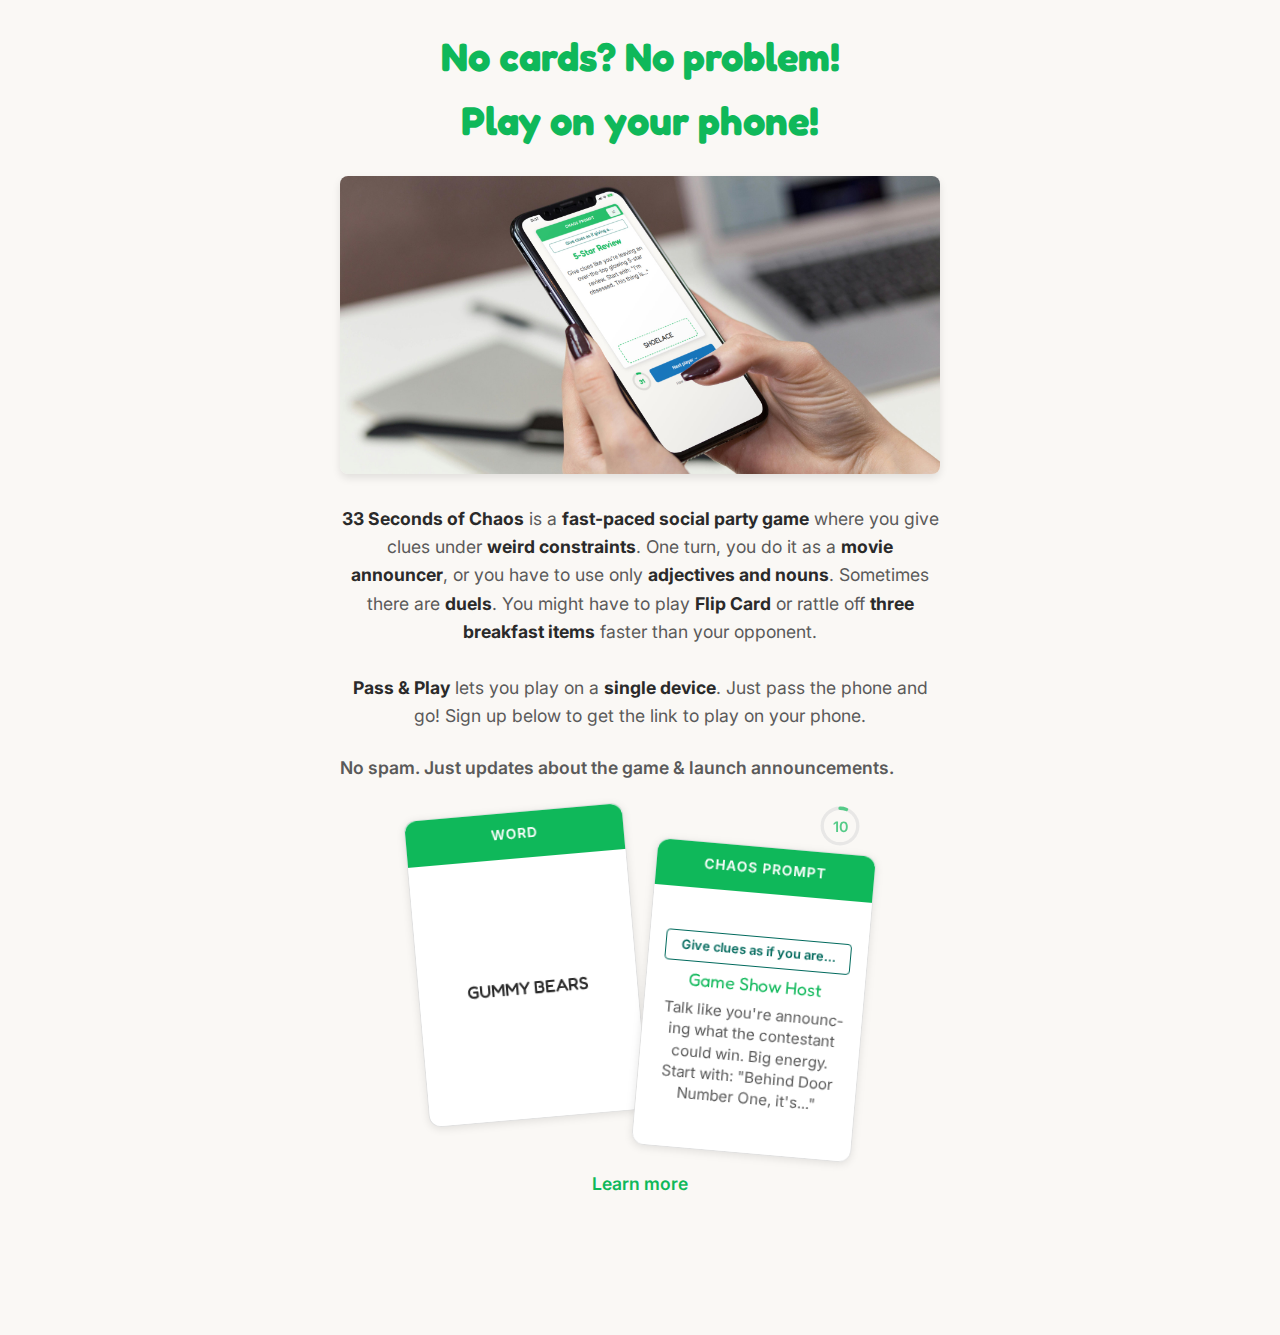
<file: passnplay-email/index.html>
<!DOCTYPE html>
<html lang="en">
<head>
    <meta charset="UTF-8">
    <meta name="viewport" content="width=device-width, initial-scale=1.0">
    
    <!-- Google tag (gtag.js) -->
    <script async src="https://www.googletagmanager.com/gtag/js?id=G-M8BX2363LX"></script>
    <script>
      window.goatcounter = {
        no_onload: ('doNotTrack' in navigator && navigator.doNotTrack === '1'),
      };
    </script>
    <script data-goatcounter="https://mve.goatcounter.com/count"
        async src="//gc.zgo.at/count.js"></script>
    <script src="https://js.sentry-cdn.com/fc5b30fc8071de2056c08d37cd6491f0.min.js"
        crossorigin="anonymous"></script>
    <script type="text/javascript">
        (function(c,l,a,r,i,t,y){
            c[a]=c[a]||function(){(c[a].q=c[a].q||[]).push(arguments)};
            t=l.createElement(r);t.async=1;t.src="https://www.clarity.ms/tag/"+i;
            y=l.getElementsByTagName(r)[0];y.parentNode.insertBefore(t,y);
        })(window, document, "clarity", "script", "vb4uryqwiw");
    </script>
    <!-- Common JavaScript for email landing pages -->
    <script src="../js/email-landing.js?v=c54b97c"></script>
    
    <title>Play on your phone | 33 Seconds of Chaos</title>
    <meta name="description" content="33 Seconds of Chaos is a fast-paced social party game where you give clues under weird constraints. Movie announcer one turn, adjectives and nouns the next, or duels like Flip Card and racing to name three breakfast items.">
    
    <!-- Preconnect for performance -->
    <link rel="preconnect" href="https://fonts.googleapis.com">
    <link rel="preconnect" href="https://fonts.gstatic.com" crossorigin>
    <link rel="preconnect" href="https://f.convertkit.com">
    <link rel="preconnect" href="https://app.kit.com">
    
    <!-- Fonts -->
    <link href="https://fonts.googleapis.com/css2?family=Fredoka:wght@300;400;500;600;700&family=Inter:wght@300;400;500;600;700;800&display=swap" rel="stylesheet">
    
    <!-- Favicons -->
    <link rel="icon" type="image/x-icon" href="../favicon.ico">
    <link rel="icon" type="image/png" sizes="16x16" href="../favicon-16x16.png">
    <link rel="icon" type="image/png" sizes="32x32" href="../favicon-32x32.png">
    <link rel="apple-touch-icon" sizes="180x180" href="../apple-touch-icon.png">
    
    <!-- Stylesheets -->
    <link rel="stylesheet" href="../styles.css?v=c54b97c">
    <link rel="stylesheet" href="../kit.css?v=c54b97c">
    <link rel="stylesheet" href="../css/email-landing.css?v=c54b97c">
</head>
<body>
    <div class="email-page">
        <div class="email-container">
            <h1 class="email-header">No cards? No problem!<br/>Play on your <strong>phone!</strong></h1>
            
            <div class="card-spread-photo">
                <img src="../images/pass-n-play.jpg" alt="33 Seconds of Chaos Pass & Play on a phone" class="card-spread-img" loading="lazy" width="800" height="533">
            </div>
            
            <p class="hero-description">
                <strong>33 Seconds of Chaos</strong> is a <strong>fast-paced social party game</strong> where you give clues under <strong>weird constraints</strong>. One turn, you do it as a <strong>movie announcer</strong>, or you have to use only <strong>adjectives and nouns</strong>. Sometimes there are <strong>duels</strong>. You might have to play <strong>Flip Card</strong> or rattle off <strong>three breakfast items</strong> faster than your opponent.
                <br/><br/><strong>Pass & Play</strong> lets you play on a <strong>single device</strong>. Just pass the phone and go! Sign up below to get the link to play on your phone.
            </p>
            <p>
            </p>
            
            <div class="signup-form">
                <script async data-uid="a2a5f86785" src="https://pyroprints.kit.com/a2a5f86785/index.js"></script>
                <p class="form-reassurance">No spam. Just updates about the game & launch announcements.</p>
            </div>
            
            <div class="cards-section">
                <div class="hero-cards">
                    <div class="cards-row">
                        <div class="flip-timer-indicator" id="flip-timer">
                            <svg class="timer-svg" viewBox="0 0 36 36">
                                <circle class="timer-circle-bg" cx="18" cy="18" r="16"></circle>
                                <circle class="timer-circle" cx="18" cy="18" r="16"></circle>
                            </svg>
                            <span class="timer-countdown" id="timer-countdown">10</span>
                        </div>
                        <div class="demo-card portrait-card" id="chaos-card">
                            <div class="card-front">
                                <div class="card-label">Chaos Prompt</div>
                                <div class="card-content">
                                    <div id="chaos-cue-chip" class="chaos-cue-chip" style="display: none;"></div>
                                    <h3 id="chaos-title">Loading...</h3>
                                    <p id="chaos-description">Cards will flip automatically</p>
                                </div>
                            </div>
                            <div class="card-back">
                                <img src="../images/gobbo/gobbo_chaos_nohood.png" alt="Goblin mascot – Chaos" class="card-back-logo" width="180" height="90" loading="lazy">
                            </div>
                        </div>
                        <div class="demo-card portrait-card" id="word-card">
                            <div class="card-front">
                                <div class="card-label">Word</div>
                                <div class="card-content">
                                    <p id="word-text">Loading...</p>
                                </div>
                            </div>
                            <div class="card-back">
                                <img src="../images/gobbo/gobbo_word_nohood.png" alt="Goblin mascot – Word" class="card-back-logo" width="180" height="90" loading="lazy">
                            </div>
                        </div>
                    </div>
                </div>
            </div>

            <div class="learn-more-link">
                <a href="https://www.mischievousvibes.com/">Learn more</a>
            </div>
        </div>
    </div>
    
    <script src="https://f.convertkit.com/ckjs/ck.5.js"></script>
    <script src="../js/update-form-button-pnp.js?v=c54b97c"></script>
    <!-- Card demo: data must load before script.js -->
    <script src="../data.js?v=c54b97c"></script>
    <script src="../script.js?v=c54b97c" defer></script>
</body>
</html>
</file>
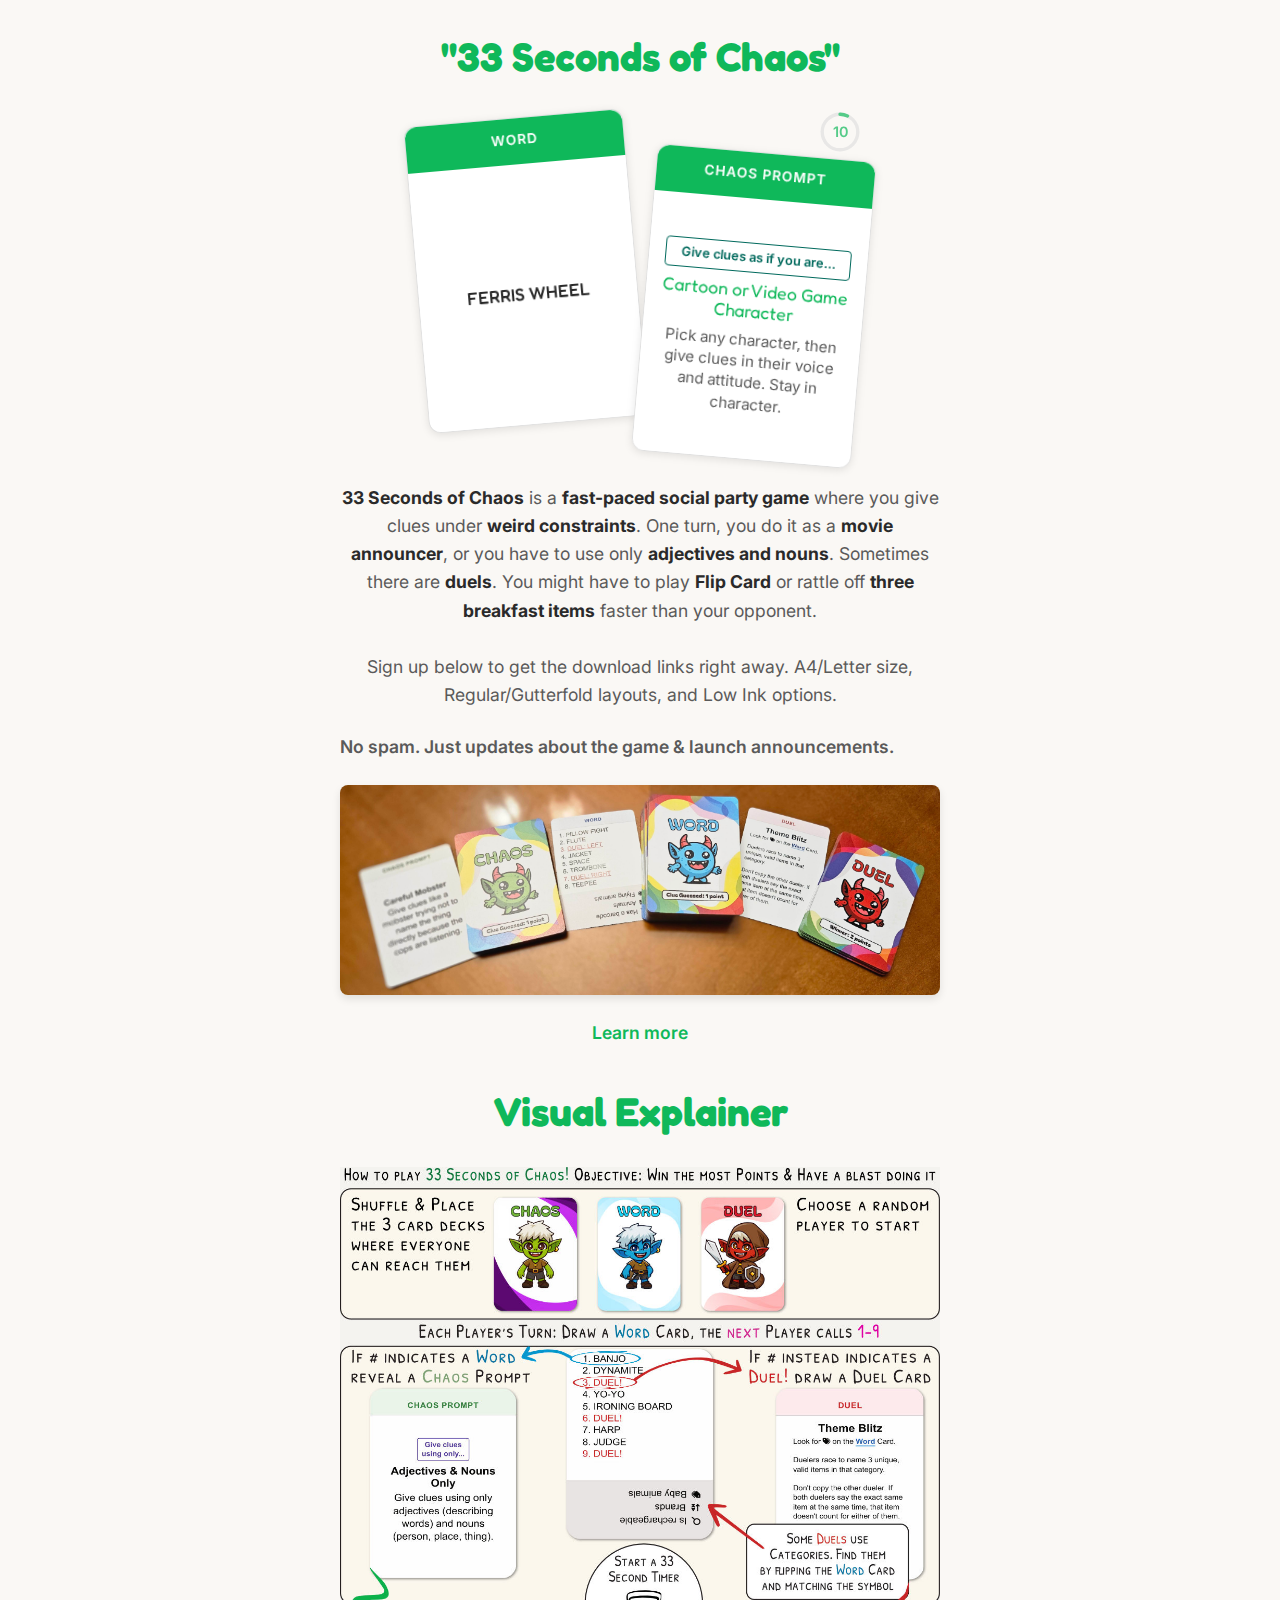
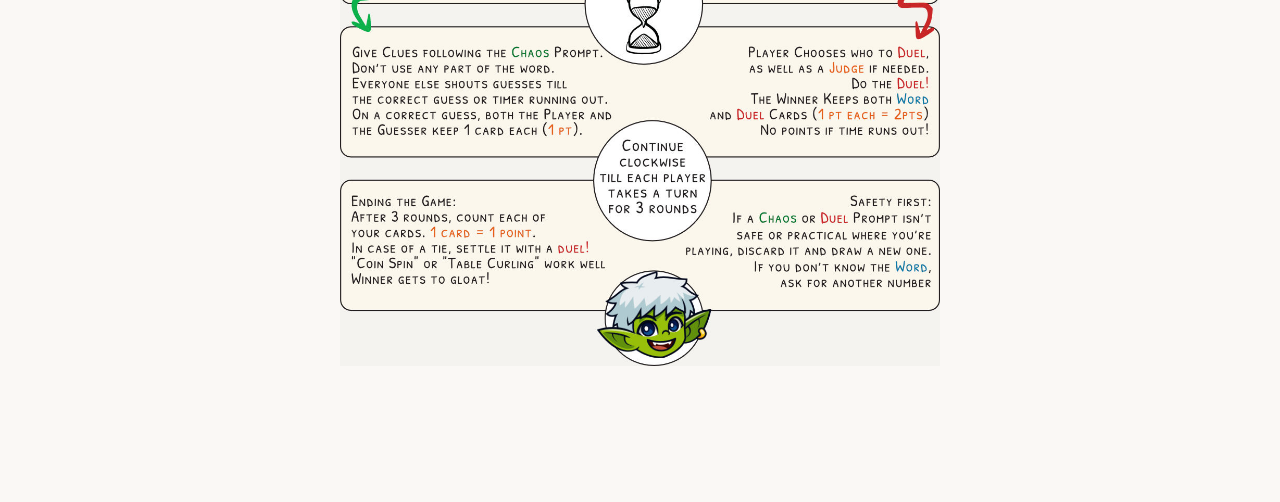
<file: pnp-email/index.html>
<!DOCTYPE html>
<html lang="en">
<head>
    <meta charset="UTF-8">
    <meta name="viewport" content="width=device-width, initial-scale=1.0">
    
    <!-- Google tag (gtag.js) -->
    <script async src="https://www.googletagmanager.com/gtag/js?id=G-M8BX2363LX"></script>
    <script>
      window.goatcounter = {
        no_onload: ('doNotTrack' in navigator && navigator.doNotTrack === '1'),
      };
    </script>
    <script data-goatcounter="https://mve.goatcounter.com/count"
        async src="//gc.zgo.at/count.js"></script>
    <script src="https://js.sentry-cdn.com/fc5b30fc8071de2056c08d37cd6491f0.min.js"
        crossorigin="anonymous"></script>
    <script type="text/javascript">
        (function(c,l,a,r,i,t,y){
            c[a]=c[a]||function(){(c[a].q=c[a].q||[]).push(arguments)};
            t=l.createElement(r);t.async=1;t.src="https://www.clarity.ms/tag/"+i;
            y=l.getElementsByTagName(r)[0];y.parentNode.insertBefore(t,y);
        })(window, document, "clarity", "script", "vb4uryqwiw");
    </script>
    <!-- Common JavaScript for email landing pages -->
    <script src="../js/email-landing.js?v=c54b97c"></script>
    
    <title>Join the Chaos List | 33 Seconds of Chaos</title>
    <meta name="description" content="33 Seconds of Chaos is a fast-paced social party game where you give clues under weird constraints. Movie announcer one turn, adjectives and nouns the next, or duels like Flip Card and racing to name three breakfast items.">
    
    <!-- Preconnect for performance -->
    <link rel="preconnect" href="https://fonts.googleapis.com">
    <link rel="preconnect" href="https://fonts.gstatic.com" crossorigin>
    <link rel="preconnect" href="https://f.convertkit.com">
    <link rel="preconnect" href="https://app.kit.com">
    
    <!-- Fonts -->
    <link href="https://fonts.googleapis.com/css2?family=Fredoka:wght@300;400;500;600;700&family=Inter:wght@300;400;500;600;700;800&display=swap" rel="stylesheet">
    
    <!-- Favicons -->
    <link rel="icon" type="image/x-icon" href="../favicon.ico">
    <link rel="icon" type="image/png" sizes="16x16" href="../favicon-16x16.png">
    <link rel="icon" type="image/png" sizes="32x32" href="../favicon-32x32.png">
    <link rel="apple-touch-icon" sizes="180x180" href="../apple-touch-icon.png">
    
    <!-- Stylesheets -->
    <link rel="stylesheet" href="../styles.css?v=c54b97c">
    <link rel="stylesheet" href="../kit.css?v=c54b97c">
    <link rel="stylesheet" href="../css/email-landing.css?v=c54b97c">
</head>
<body>
    <div class="email-page">
        <div class="email-container">
            <h1 class="email-header">"33 Seconds of Chaos"</h1>
            
            <div class="cards-section">
                <div class="hero-cards">
                    <div class="cards-row">
                        <div class="flip-timer-indicator" id="flip-timer">
                            <svg class="timer-svg" viewBox="0 0 36 36">
                                <circle class="timer-circle-bg" cx="18" cy="18" r="16"></circle>
                                <circle class="timer-circle" cx="18" cy="18" r="16"></circle>
                            </svg>
                            <span class="timer-countdown" id="timer-countdown">10</span>
                        </div>
                        <div class="demo-card portrait-card" id="chaos-card">
                            <div class="card-front">
                                <div class="card-label">Chaos Prompt</div>
                                <div class="card-content">
                                    <div id="chaos-cue-chip" class="chaos-cue-chip" style="display: none;"></div>
                                    <h3 id="chaos-title">Loading...</h3>
                                    <p id="chaos-description">Cards will flip automatically</p>
                                </div>
                            </div>
                            <div class="card-back">
                                <img src="../images/MVE_sm_black_text.png" alt="Mischievous Vibes Entertainment logo" class="card-back-logo" width="180" height="90" loading="lazy">
                            </div>
                        </div>
                        <div class="demo-card portrait-card" id="word-card">
                            <div class="card-front">
                                <div class="card-label">Word</div>
                                <div class="card-content">
                                    <p id="word-text">Loading...</p>
                                </div>
                            </div>
                            <div class="card-back">
                                <img src="../images/MVE_sm_black_text.png" alt="Mischievous Vibes Entertainment logo" class="card-back-logo" width="180" height="90" loading="lazy">
                            </div>
                        </div>
                    </div>
                </div>
            </div>
            
            <p class="hero-description">
                <strong>33 Seconds of Chaos</strong> is a <strong>fast-paced social party game</strong> where you give clues under <strong>weird constraints</strong>. One turn, you do it as a <strong>movie announcer</strong>, or you have to use only <strong>adjectives and nouns</strong>. Sometimes there are <strong>duels</strong>. You might have to play <strong>Flip Card</strong> or rattle off <strong>three breakfast items</strong> faster than your opponent.
                <br/><br/>Sign up below to get the download links right away. A4/Letter size, Regular/Gutterfold layouts, and Low Ink options.
            </p>
            <p>
            </p>
            
            <div class="signup-form">
                <script async data-uid="8861d77402" src="https://pyroprints.kit.com/8861d77402/index.js"></script>
                <p class="form-reassurance">No spam. Just updates about the game & launch announcements.</p>
            </div>
            
            <div class="card-spread-photo">
                <img src="../images/photos/card_spread.jpg" alt="33 Seconds of Chaos card spread" class="card-spread-img" loading="lazy" width="800" height="533">
            </div>

            <div class="learn-more-link">
                <a href="https://www.mischievousvibes.com/">Learn more</a>
            </div>

            <div class="visual-explainer-block">
                <h2 class="visual-explainer-heading">Visual Explainer</h2>
                <div>
                    <img src="../images/instructions_web.jpg" alt="How to play 33 Seconds of Chaos - instructions showing the three card types: Duel, Word, and Chaos decks" class="instructions-img" loading="lazy" width="1152" height="1535">
                </div>
            </div>
        </div>
    </div>
    
    <script src="https://f.convertkit.com/ckjs/ck.5.js"></script>
    <script src="../js/update-form-button-pnp.js?v=c54b97c"></script>
    <!-- Card demo: data must load before script.js -->
    <script src="../data.js?v=c54b97c"></script>
    <script src="../script.js?v=c54b97c" defer></script>
</body>
</html>
</file>
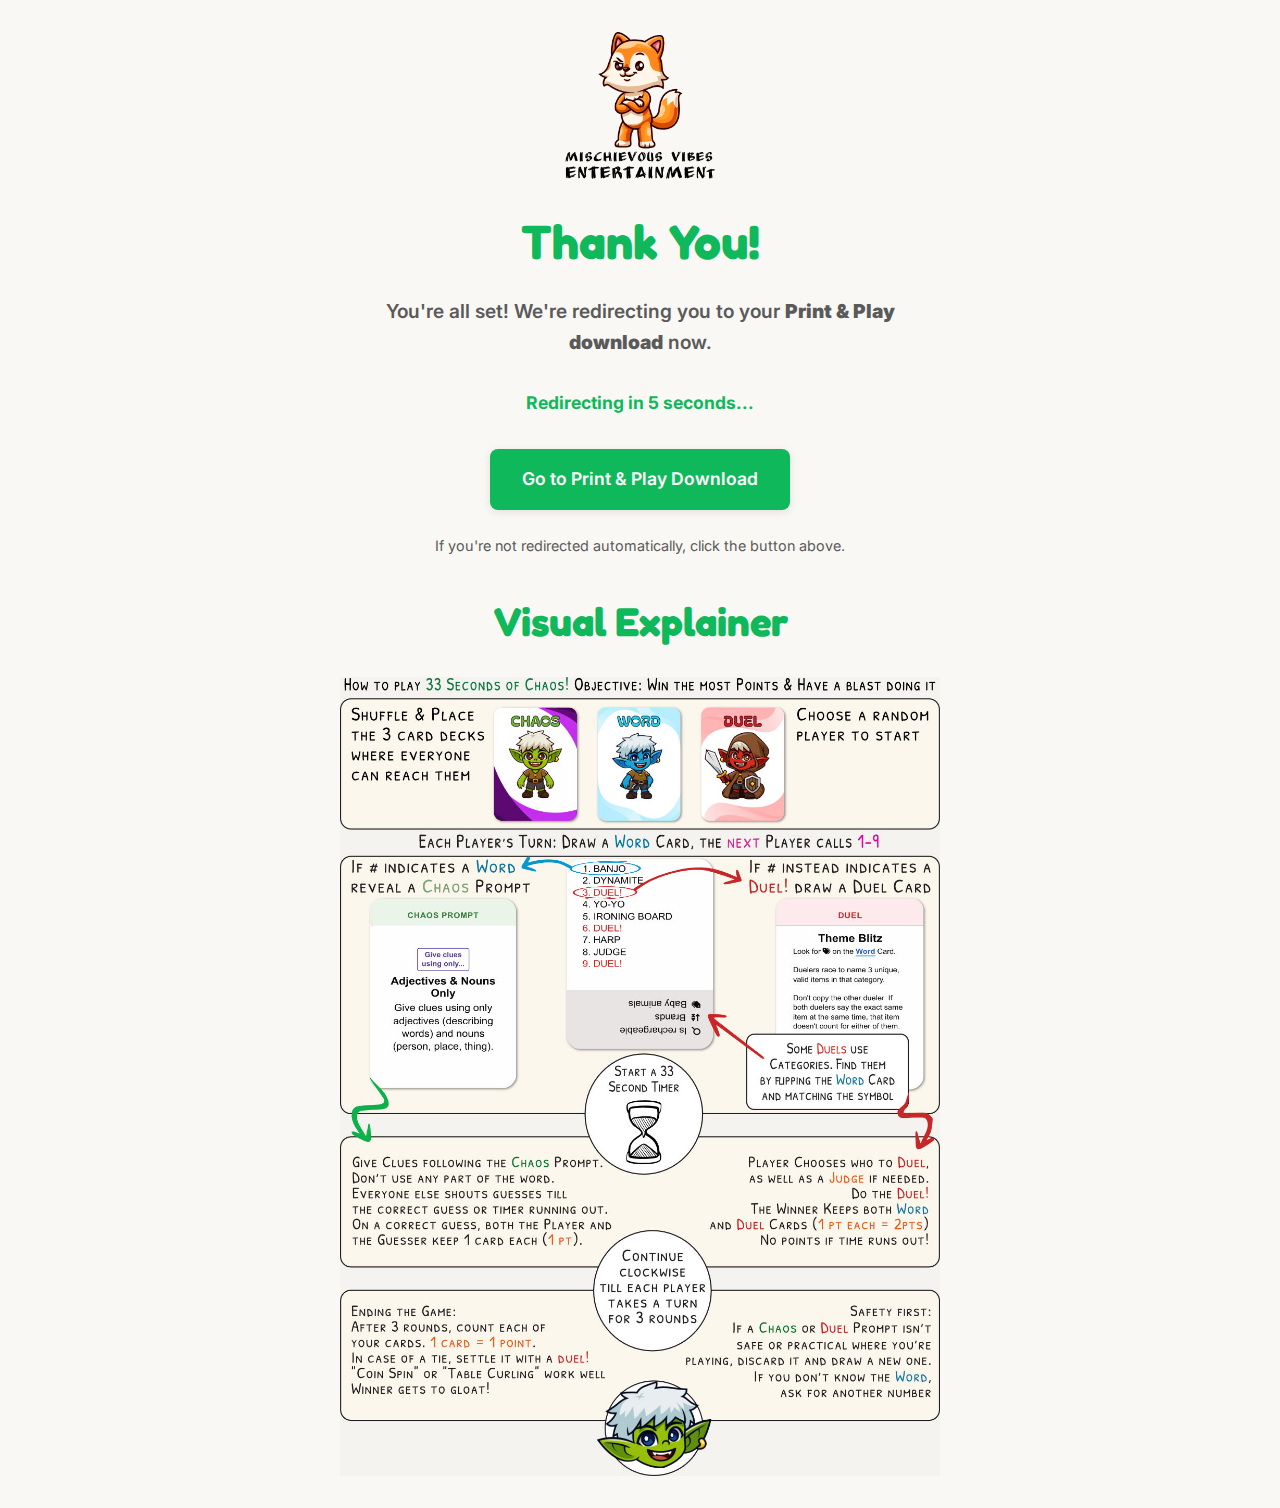
<file: pnp/index.html>
<!DOCTYPE html>
<html lang="en">
<head>
    <meta charset="UTF-8">
    <meta name="viewport" content="width=device-width, initial-scale=1.0">
    <meta name="robots" content="noindex, nofollow">
    
    <!-- Google tag (gtag.js) -->
    <script async src="https://www.googletagmanager.com/gtag/js?id=G-M8BX2363LX"></script>
    <script>
      window.dataLayer = window.dataLayer || [];
      function gtag(){dataLayer.push(arguments);}
      gtag('js', new Date());
      gtag('config', 'G-M8BX2363LX');
      
      // Track thank you page view and conversion
      (function() {
        const urlParams = new URLSearchParams(window.location.search);
        const utmSource = urlParams.get('utm_source') || '(direct)';
        const utmMedium = urlParams.get('utm_medium') || '(none)';
        const utmCampaign = urlParams.get('utm_campaign') || 'email_signup';
        
        // Track page view with UTM parameters
        gtag('event', 'page_view', {
          'utm_source': utmSource,
          'utm_medium': utmMedium,
          'utm_campaign': utmCampaign,
          'page_location': window.location.href
        });
        
        // Track conversion event
        gtag('event', 'conversion', {
          'event_category': 'email_signup',
          'event_label': 'thank_you_page',
          'value': 1,
          'utm_source': utmSource,
          'utm_medium': utmMedium,
          'utm_campaign': utmCampaign
        });
      })();
    </script>
    <script>
      window.goatcounter = {
        no_onload: ('doNotTrack' in navigator && navigator.doNotTrack === '1'),
      };
    </script>
    <script data-goatcounter="https://mve.goatcounter.com/count"
        async src="//gc.zgo.at/count.js"></script>
    <script src="https://js.sentry-cdn.com/fc5b30fc8071de2056c08d37cd6491f0.min.js"
        crossorigin="anonymous"></script>
    <script type="text/javascript">
        (function(c,l,a,r,i,t,y){
            c[a]=c[a]||function(){(c[a].q=c[a].q||[]).push(arguments)};
            t=l.createElement(r);t.async=1;t.src="https://www.clarity.ms/tag/"+i;
            y=l.getElementsByTagName(r)[0];y.parentNode.insertBefore(t,y);
        })(window, document, "clarity", "script", "vb4uryqwiw");
    </script>

    <!-- Meta Pixel Code -->
    <script>
    !function(f,b,e,v,n,t,s)
    {if(f.fbq)return;n=f.fbq=function(){n.callMethod?
    n.callMethod.apply(n,arguments):n.queue.push(arguments)};
    if(!f._fbq)f._fbq=n;n.push=n;n.loaded=!0;n.version='2.0';
    n.queue=[];t=b.createElement(e);t.async=!0;
    t.src=v;s=b.getElementsByTagName(e)[0];
    s.parentNode.insertBefore(t,s)}(window, document,'script',
    'https://connect.facebook.net/en_US/fbevents.js');
    fbq('init', '2101447187062741');
    fbq('track', 'PageView');
    </script>
    <noscript><img height="1" width="1" style="display:none"
    src="https://www.facebook.com/tr?id=2101447187062741&ev=PageView&noscript=1"
    /></noscript>
    <!-- End Meta Pixel Code -->

    <title>Thank You! | 33 Seconds of Chaos</title>
    <meta name="description" content="Thank you for signing up! You'll be redirected to the Print & Play download shortly.">
    
    <!-- Preconnect for performance -->
    <link rel="preconnect" href="https://fonts.googleapis.com">
    <link rel="preconnect" href="https://fonts.gstatic.com" crossorigin>
    
    <!-- Fonts -->
    <link href="https://fonts.googleapis.com/css2?family=Fredoka:wght@300;400;500;600;700&family=Inter:wght@300;400;500;600;700;800&display=swap" rel="stylesheet">
    
    <!-- Favicons -->
    <link rel="icon" type="image/x-icon" href="../favicon.ico">
    <link rel="icon" type="image/png" sizes="16x16" href="../favicon-16x16.png">
    <link rel="icon" type="image/png" sizes="32x32" href="../favicon-32x32.png">
    <link rel="apple-touch-icon" sizes="180x180" href="../apple-touch-icon.png">
    
    <!-- Stylesheets -->
    <link rel="stylesheet" href="../styles.css?v=c54b97c">
    
    <style>
        body {
            background-color: var(--bg);
            min-height: 100vh;
            display: flex;
            flex-direction: column;
        }
        
        .thank-you-page {
            flex: 1;
            display: flex;
            flex-direction: column;
            justify-content: center;
            align-items: center;
            padding: 2rem 1.5rem;
            min-height: 100vh;
        }
        
        .thank-you-container {
            max-width: 600px;
            width: 100%;
            text-align: center;
        }
        
        .thank-you-logo {
            display: block;
            margin: 0 auto 1.5rem;
            max-width: 150px;
            height: auto;
        }
        
        .thank-you-header {
            font-family: var(--font-header);
            font-size: 2.5rem;
            color: var(--accent);
            margin: 0 0 1rem 0;
            font-weight: 700;
        }
        
        .thank-you-message {
            font-size: 1.2rem;
            color: var(--muted);
            margin-bottom: 2rem;
            font-weight: 600;
            line-height: 1.6;
        }
        
        .redirect-message {
            font-size: 1rem;
            color: var(--muted);
            margin-bottom: 2rem;
            line-height: 1.6;
        }
        
        .redirect-countdown {
            font-size: 1.1rem;
            color: var(--accent);
            font-weight: 700;
            margin-bottom: 1.5rem;
        }
        
        .manual-link {
            display: inline-block;
            padding: 1rem 2rem;
            background-color: var(--accent);
            color: white;
            text-decoration: none;
            border-radius: 8px;
            font-weight: 600;
            font-size: 1.1rem;
            transition: background-color 0.3s ease, transform 0.2s ease;
            box-shadow: 0 2px 8px var(--shadow);
        }
        
        .manual-link:hover {
            background-color: var(--accent-dark);
            transform: translateY(-2px);
            box-shadow: 0 4px 12px var(--shadow-hover);
            text-decoration: none;
        }
        
        .manual-link:active {
            transform: translateY(0);
        }
        
        .fallback-text {
            margin-top: 1.5rem;
            font-size: 0.9rem;
            color: var(--muted);
        }
        
        @media (max-width: 480px) {
            .thank-you-page {
                padding: 1.5rem 1rem;
            }
            
            .thank-you-header {
                font-size: 2rem;
            }
            
            .thank-you-message {
                font-size: 1.1rem;
            }
            
            .redirect-message {
                font-size: 0.95rem;
            }
            
            .thank-you-logo {
                max-width: 120px;
            }
        }
        
        @media (min-width: 768px) {
            .thank-you-header {
                font-size: 3rem;
            }
        }
    </style>
</head>
<body>
    <div class="thank-you-page">
        <div class="thank-you-container">
            <img src="../images/MVE_sm_black_text.png" alt="Mischievous Vibes Entertainment logo" class="thank-you-logo" width="150" height="75" loading="eager">
            
            <h1 class="thank-you-header">Thank You!</h1>
            
            <p class="thank-you-message">
                You're all set! We're redirecting you to your <strong>Print & Play download</strong> now.
            </p>
            
            <div class="redirect-message">
                <p class="redirect-countdown" id="countdown">Redirecting in <span id="countdown-number">5</span> seconds...</p>
            </div>
            
            <a href="https://pyro979.itch.io/33-seconds-of-chaos-pnp?utm_source=pnp_page&utm_medium=link&utm_campaign=pnp_download" class="manual-link" id="redirect-link">
                Go to Print & Play Download
            </a>
            
            <p class="fallback-text">
                If you're not redirected automatically, click the button above.
            </p>

            <div class="visual-explainer-block">
                <h2 class="visual-explainer-heading">Visual Explainer</h2>
                <div>
                    <img src="../images/instructions_web.jpg" alt="How to play 33 Seconds of Chaos - instructions showing the three card types: Duel, Word, and Chaos decks" class="instructions-img" loading="lazy" width="1152" height="1535">
                </div>
            </div>
        </div>
    </div>
    
    <script>
        // Redirect URL
        const redirectUrl = 'https://pyro979.itch.io/33-seconds-of-chaos-pnp?utm_source=pnp_page&utm_medium=redirect&utm_campaign=pnp_download';
        
        // Countdown timer (5 seconds for proper GA tracking)
        let countdown = 5;
        const countdownElement = document.getElementById('countdown-number');
        const countdownContainer = document.getElementById('countdown');
        
        // Update countdown display
        function updateCountdown() {
            if (countdown > 0) {
                countdownElement.textContent = countdown;
                countdown--;
            } else {
                countdownContainer.textContent = 'Redirecting now...';
                // Track redirect event
                if (typeof gtag === 'function') {
                    gtag('event', 'redirect', {
                        'event_category': 'thank_you_page',
                        'event_label': 'auto_redirect',
                        'value': 1
                    });
                }
                // Perform redirect
                window.location.href = redirectUrl;
            }
        }
        
        // Start countdown
        const countdownInterval = setInterval(updateCountdown, 1000);
        
        // Track manual link click
        const redirectLink = document.getElementById('redirect-link');
        redirectLink.addEventListener('click', function(e) {
            // Clear the countdown interval
            clearInterval(countdownInterval);
            
            // Track manual click
            if (typeof gtag === 'function') {
                gtag('event', 'redirect', {
                    'event_category': 'thank_you_page',
                    'event_label': 'manual_click',
                    'value': 1
                });
            }
        });
        
        // Fallback: redirect after 6 seconds even if countdown fails
        setTimeout(function() {
            if (window.location.href.indexOf('pnp') !== -1) {
                window.location.href = redirectUrl;
            }
        }, 6000);
    </script>
</body>
</html>
</file>
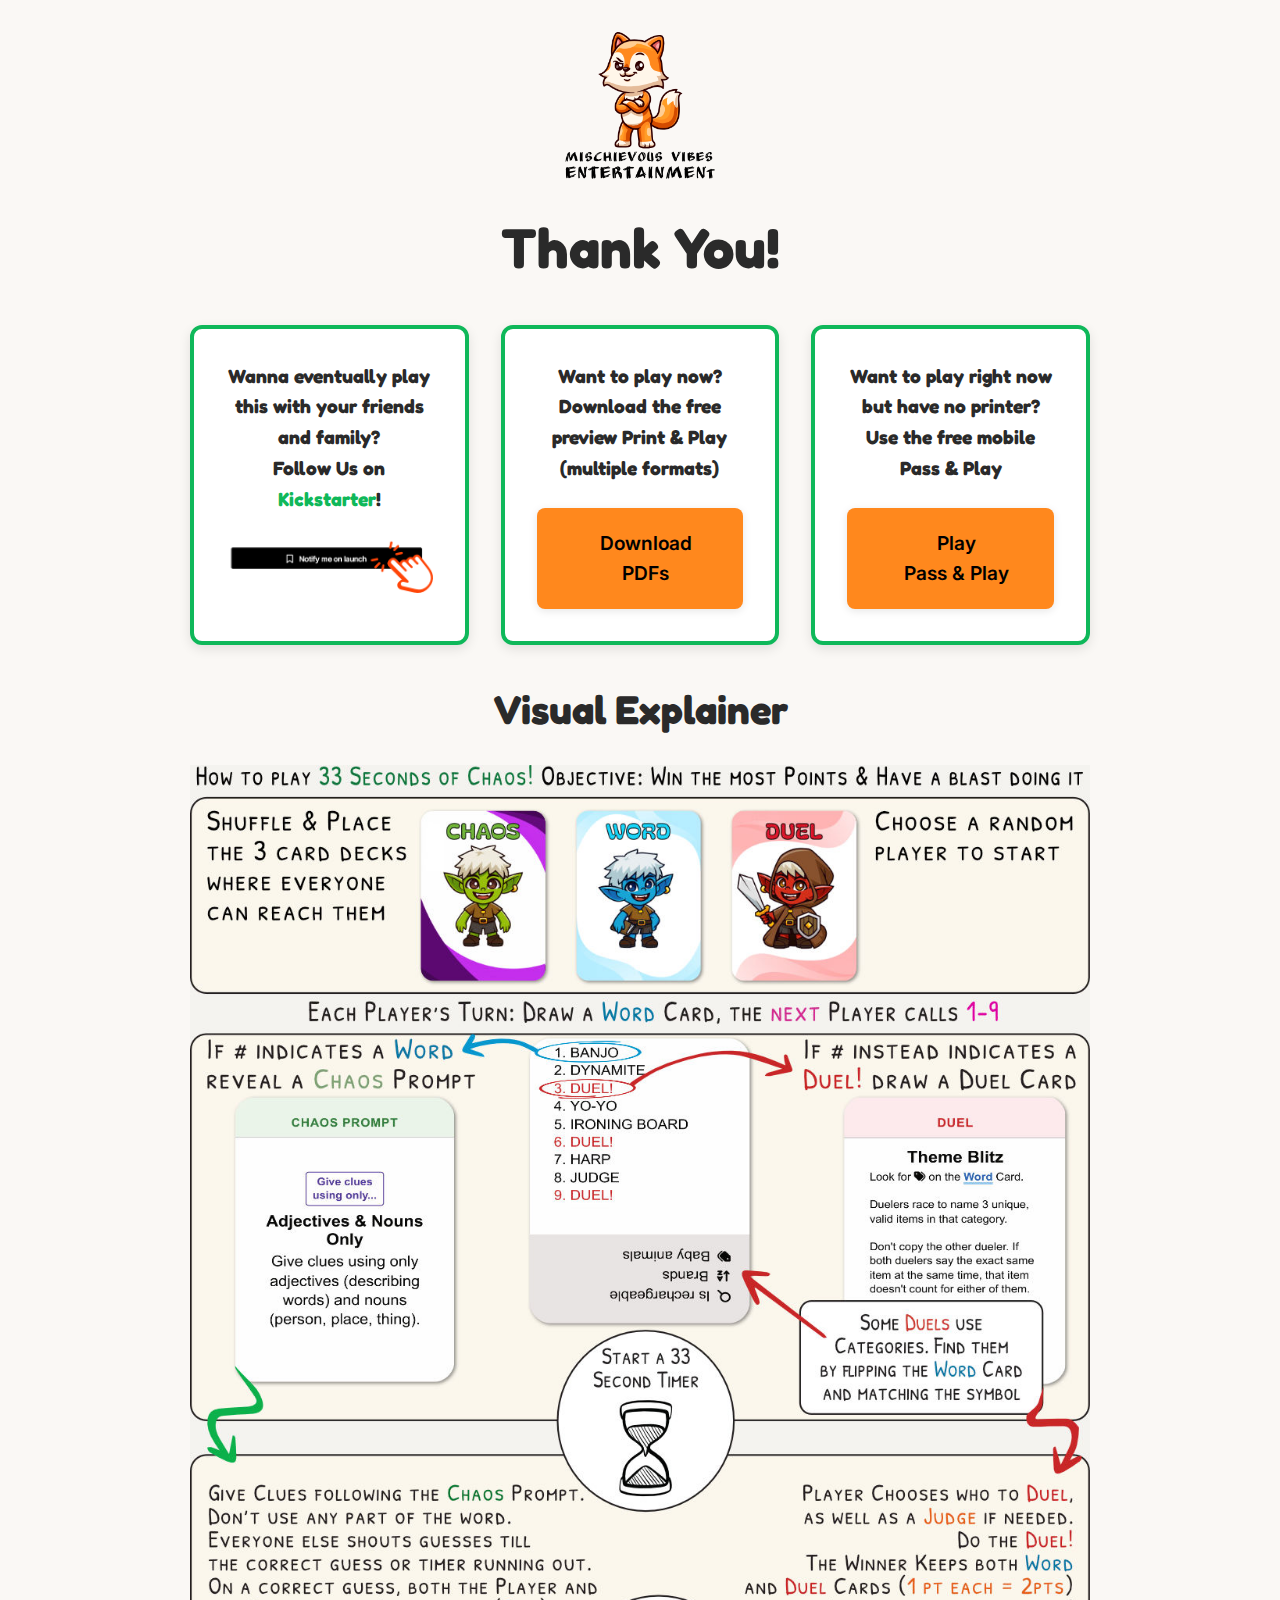
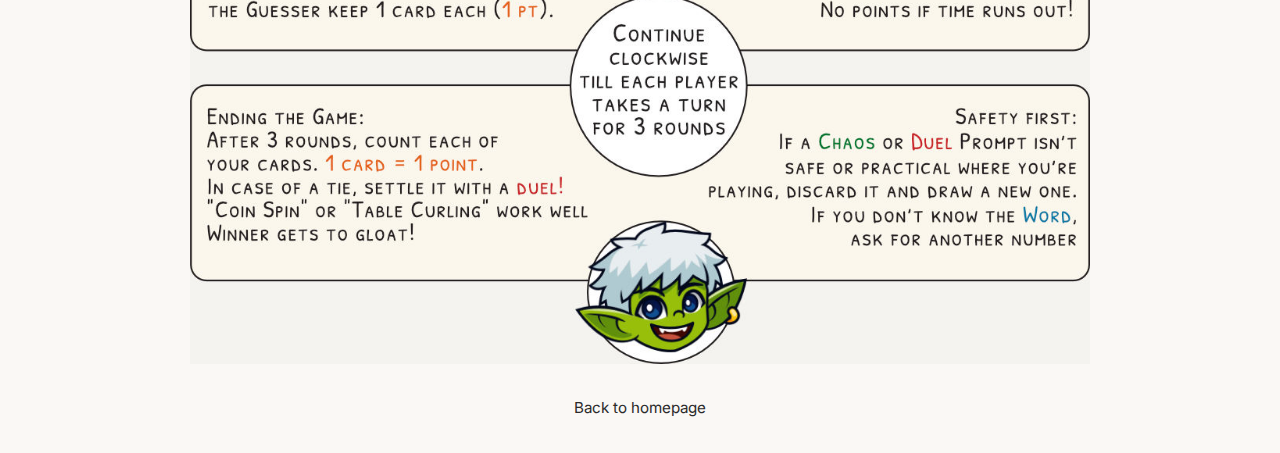
<file: thank-you/index.html>
<!DOCTYPE html>
<html lang="en">
<head>
    <meta charset="UTF-8">
    <meta name="viewport" content="width=device-width, initial-scale=1.0">
    <meta name="robots" content="noindex, nofollow">
    
    <!-- Google tag (gtag.js) -->
    <script async src="https://www.googletagmanager.com/gtag/js?id=G-M8BX2363LX"></script>
    <script>
      window.dataLayer = window.dataLayer || [];
      function gtag(){dataLayer.push(arguments);}
      gtag('js', new Date());
      gtag('config', 'G-M8BX2363LX');
      
      // Track thank you page view and conversion
      (function() {
        const urlParams = new URLSearchParams(window.location.search);
        const utmSource = urlParams.get('utm_source') || '(direct)';
        const utmMedium = urlParams.get('utm_medium') || '(none)';
        const utmCampaign = urlParams.get('utm_campaign') || 'email_signup';
        
        // Track page view with UTM parameters
        gtag('event', 'page_view', {
          'utm_source': utmSource,
          'utm_medium': utmMedium,
          'utm_campaign': utmCampaign,
          'page_location': window.location.href
        });
        
        // Track conversion event
        gtag('event', 'conversion', {
          'event_category': 'email_signup',
          'event_label': 'thank_you_page',
          'value': 1,
          'utm_source': utmSource,
          'utm_medium': utmMedium,
          'utm_campaign': utmCampaign
        });
      })();
    </script>
    <script>
      window.goatcounter = {
        no_onload: ('doNotTrack' in navigator && navigator.doNotTrack === '1'),
      };
    </script>
    <script data-goatcounter="https://mve.goatcounter.com/count"
        async src="//gc.zgo.at/count.js"></script>
    <script src="https://js.sentry-cdn.com/fc5b30fc8071de2056c08d37cd6491f0.min.js"
        crossorigin="anonymous"></script>
    <script type="text/javascript">
        (function(c,l,a,r,i,t,y){
            c[a]=c[a]||function(){(c[a].q=c[a].q||[]).push(arguments)};
            t=l.createElement(r);t.async=1;t.src="https://www.clarity.ms/tag/"+i;
            y=l.getElementsByTagName(r)[0];y.parentNode.insertBefore(t,y);
        })(window, document, "clarity", "script", "vb4uryqwiw");
    </script>

    <!-- Meta Pixel Code -->
    <script>
    !function(f,b,e,v,n,t,s)
    {if(f.fbq)return;n=f.fbq=function(){n.callMethod?
    n.callMethod.apply(n,arguments):n.queue.push(arguments)};
    if(!f._fbq)f._fbq=n;n.push=n;n.loaded=!0;n.version='2.0';
    n.queue=[];t=b.createElement(e);t.async=!0;
    t.src=v;s=b.getElementsByTagName(e)[0];
    s.parentNode.insertBefore(t,s)}(window, document,'script',
    'https://connect.facebook.net/en_US/fbevents.js');
    fbq('init', '2101447187062741');
    fbq('track', 'PageView');
    </script>
    <noscript><img height="1" width="1" style="display:none"
    src="https://www.facebook.com/tr?id=2101447187062741&ev=PageView&noscript=1"
    /></noscript>
    <!-- End Meta Pixel Code -->

    <title>Thank You! | 33 Seconds of Chaos</title>
    <meta name="description" content="Thank you for signing up! Check out our Print & Play download and Kickstarter campaign.">
    
    <!-- Preconnect for performance -->
    <link rel="preconnect" href="https://fonts.googleapis.com">
    <link rel="preconnect" href="https://fonts.gstatic.com" crossorigin>
    
    <!-- Fonts -->
    <link href="https://fonts.googleapis.com/css2?family=Fredoka:wght@300;400;500;600;700&family=Inter:wght@300;400;500;600;700;800&display=swap" rel="stylesheet">
    
    <!-- Font Awesome -->
    <link rel="stylesheet" href="https://cdnjs.cloudflare.com/ajax/libs/font-awesome/6.4.0/css/all.min.css" integrity="sha512-iecdLmaskl7CVkqkXNQ/ZH/XLlvWZOJyj7Yy7tcenmpD1ypASozpmT/E0iPtmFIB46ZmdtAc9eNBvH0H/ZpiBw==" crossorigin="anonymous" referrerpolicy="no-referrer" />
    
    <!-- Favicons -->
    <link rel="icon" type="image/x-icon" href="../favicon.ico">
    <link rel="icon" type="image/png" sizes="16x16" href="../favicon-16x16.png">
    <link rel="icon" type="image/png" sizes="32x32" href="../favicon-32x32.png">
    <link rel="apple-touch-icon" sizes="180x180" href="../apple-touch-icon.png">
    
    <!-- Stylesheets -->
    <link rel="stylesheet" href="../styles.css?v=c54b97c">
    
    <style>
        body {
            background-color: var(--bg);
            min-height: 100vh;
            display: flex;
            flex-direction: column;
        }
        
        /* Override any purple link colors */
        .thank-you-page .action-box a:visited {
            color: white !important;
        }
        
        .thank-you-page h1,
        .thank-you-page h2,
        .thank-you-page h3,
        .thank-you-page p {
            color: var(--text) !important;
        }
        
        .thank-you-page {
            flex: 1;
            display: flex;
            flex-direction: column;
            justify-content: center;
            align-items: center;
            padding: 2rem 1.5rem;
            min-height: 100vh;
        }
        
        .thank-you-container {
            max-width: 900px;
            width: 100%;
            text-align: center;
        }
        
        .thank-you-logo {
            display: block;
            margin: 0 auto 1.5rem;
            max-width: 150px;
            height: auto;
        }
        
        .thank-you-header {
            font-family: var(--font-header);
            font-size: 3rem;
            color: var(--text);
            margin: 0 0 2rem 0;
            font-weight: 700;
        }
        
        .action-boxes {
            display: grid;
            grid-template-columns: 1fr 1fr 1fr;
            gap: 2rem;
            margin: 2rem 0;
        }
        
        .action-box {
            background-color: var(--card-bg);
            border: 4px solid var(--accent);
            border-radius: 12px;
            padding: 2rem;
            display: flex;
            flex-direction: column;
            align-items: center;
            gap: 1.5rem;
            box-shadow: 0 4px 12px var(--shadow);
            transition: transform 0.2s ease, box-shadow 0.2s ease;
            text-decoration: none;
            color: inherit;
        }
        
        .action-box:hover {
            transform: translateY(-4px);
            box-shadow: 0 6px 16px var(--shadow-hover);
        }
        
        .action-box:visited {
            color: inherit;
        }
        
        .action-box-header {
            font-family: var(--font-header);
            font-size: 1.2rem;
            color: var(--text) !important;
            font-weight: 700;
            margin: 0;
        }
        
        .kickstarter-button {
            display: inline-block;
            transition: transform 0.2s ease;
        }
        
        .action-box:hover .kickstarter-button {
            transform: translateY(-2px);
        }
        
        .action-box:active .kickstarter-button {
            transform: translateY(0);
        }
        
        .kickstarter-image {
            max-width: 100%;
            height: auto;
            display: block;
        }
        
        .pnp-button {
            display: inline-flex;
            align-items: center;
            gap: 0.75rem;
            padding: 1.25rem 2.5rem;
            background-color: #FF881D;
            color: #000000;
            text-decoration: none;
            border-radius: 8px;
            font-weight: 600;
            font-size: 1.2rem;
            transition: background-color 0.3s ease, transform 0.2s ease;
            box-shadow: 0 2px 8px var(--shadow);
        }
        
        .action-box:hover .pnp-button {
            background-color: #ff9933;
            transform: translateY(-2px);
            box-shadow: 0 4px 12px var(--shadow-hover);
        }
        
        .action-box:active .pnp-button {
            transform: translateY(0);
        }
        
        .pnp-button .fa-file-pdf {
            font-size: 1.5rem;
        }
        
        .homepage-link {
            color: var(--text) !important;
            text-decoration: none;
            font-size: 0.95rem;
            transition: color 0.2s ease;
            margin-top: 2rem;
            display: block;
        }
        
        .homepage-link:visited {
            color: var(--text) !important;
        }
        
        .homepage-link:hover {
            color: var(--accent) !important;
            text-decoration: underline;
        }
        
        .homepage-link:visited:hover {
            color: var(--accent) !important;
        }
        
        .nowrap {
            white-space: nowrap;
        }
        
        @media (max-width: 768px) {
            .action-boxes {
                grid-template-columns: 1fr;
                gap: 1.5rem;
            }
            
            .action-box {
                padding: 1.5rem;
            }
            
            .action-box-header {
                font-size: 1.25rem;
            }
            
            .pnp-button {
                padding: 1rem 2rem;
                font-size: 1.1rem;
            }
        }
        
        @media (max-width: 480px) {
            .thank-you-page {
                padding: 1.5rem 1rem;
            }
            
            .thank-you-header {
                font-size: 2.25rem;
            }
            
            .thank-you-logo {
                max-width: 120px;
            }
            
            .action-box {
                padding: 1.25rem;
            }
        }
        
        @media (min-width: 768px) {
            .thank-you-header {
                font-size: 3.5rem;
            }
        }
    </style>
</head>
<body>
    <div class="thank-you-page">
        <div class="thank-you-container">
            <img src="../images/MVE_sm_black_text.png" alt="Mischievous Vibes Entertainment logo" class="thank-you-logo" width="150" height="75" loading="eager">
            
            <h1 class="thank-you-header">Thank You!</h1>
            
            <div class="action-boxes">
                <!-- Kickstarter Section (Left) - whole box is clickable -->
                <a class="action-box" 
                   id="kickstarter-link"
                   href="https://www.kickstarter.com/projects/33chaos/110087663?ref=d4rk8j&utm_source=thank_you&utm_medium=link&utm_campaign=kickstarter" 
                   target="_blank"
                   rel="noopener noreferrer">
                    <h2 class="action-box-header">Wanna eventually play this with your friends and family?<br/>Follow Us on <span style="color: var(--accent);">Kickstarter</span>!</h2>
                    <span class="kickstarter-button">
                        <img src="../images/notify_me_button.png" 
                             alt="Notify me on launch - Kickstarter" 
                             class="kickstarter-image"
                             width="400"
                             height="auto">
                    </span>
                </a>
                
                <!-- Print & Play Download Section - whole box is clickable -->
                <a class="action-box" 
                   id="pnp-link"
                   href="https://pyro979.itch.io/33-seconds-of-chaos-pnp?utm_source=thank_you&utm_medium=link&utm_campaign=pnp_download" 
                   target="_blank" 
                   rel="noopener noreferrer">
                    <h2 class="action-box-header">Want to play now?<br/>Download the free preview <span class="nowrap">Print & Play</span><br>(multiple formats)</h2>
                    <span class="pnp-button">
                        <i class="fa-solid fa-file-pdf"></i>
                        <span>Download PDFs</span>
                    </span>
                </a>
                
                <!-- Pass & Play Section - whole box is clickable -->
                <a class="action-box" 
                   id="passnplay-link"
                   href="/passnplay/?utm_source=thank_you&utm_medium=link&utm_campaign=passnplay" 
                   target="_blank"
                   rel="noopener noreferrer">
                    <h2 class="action-box-header">Want to play right now but have no printer?<br/>Use the free mobile <span class="nowrap">Pass & Play</span></h2>
                    <span class="pnp-button">
                        <i class="fa-solid fa-mobile-screen"></i>
                        <span>Play <span class="nowrap">Pass & Play</span></span>
                    </span>
                </a>
            </div>

            <div class="visual-explainer-block">
                <h2 class="visual-explainer-heading">Visual Explainer</h2>
                <div>
                    <img src="../images/instructions_web.jpg" alt="How to play 33 Seconds of Chaos - instructions showing the three card types: Duel, Word, and Chaos decks" class="instructions-img" loading="lazy" width="1152" height="1535">
                </div>
            </div>
            
            <!-- Homepage Link -->
            <a href="/" class="homepage-link">Back to homepage</a>
        </div>
    </div>
    
    <script>
        // Track PnP link click
        const pnpLink = document.getElementById('pnp-link');
        pnpLink.addEventListener('click', function() {
            if (typeof gtag === 'function') {
                gtag('event', 'click', {
                    'event_category': 'thank_you_page',
                    'event_label': 'pnp_download',
                    'value': 1
                });
            }
        });
        
        // Track Kickstarter link click
        const kickstarterLink = document.getElementById('kickstarter-link');
        kickstarterLink.addEventListener('click', function() {
            if (typeof gtag === 'function') {
                gtag('event', 'click', {
                    'event_category': 'thank_you_page',
                    'event_label': 'kickstarter_notify',
                    'value': 1
                });
            }
        });
        
        // Track Pass & Play link click
        const passnplayLink = document.getElementById('passnplay-link');
        if (passnplayLink) {
            passnplayLink.addEventListener('click', function() {
                if (typeof gtag === 'function') {
                    gtag('event', 'click', {
                        'event_category': 'thank_you_page',
                        'event_label': 'passnplay',
                        'value': 1
                    });
                }
            });
        }
    </script>
</body>
</html>
</file>
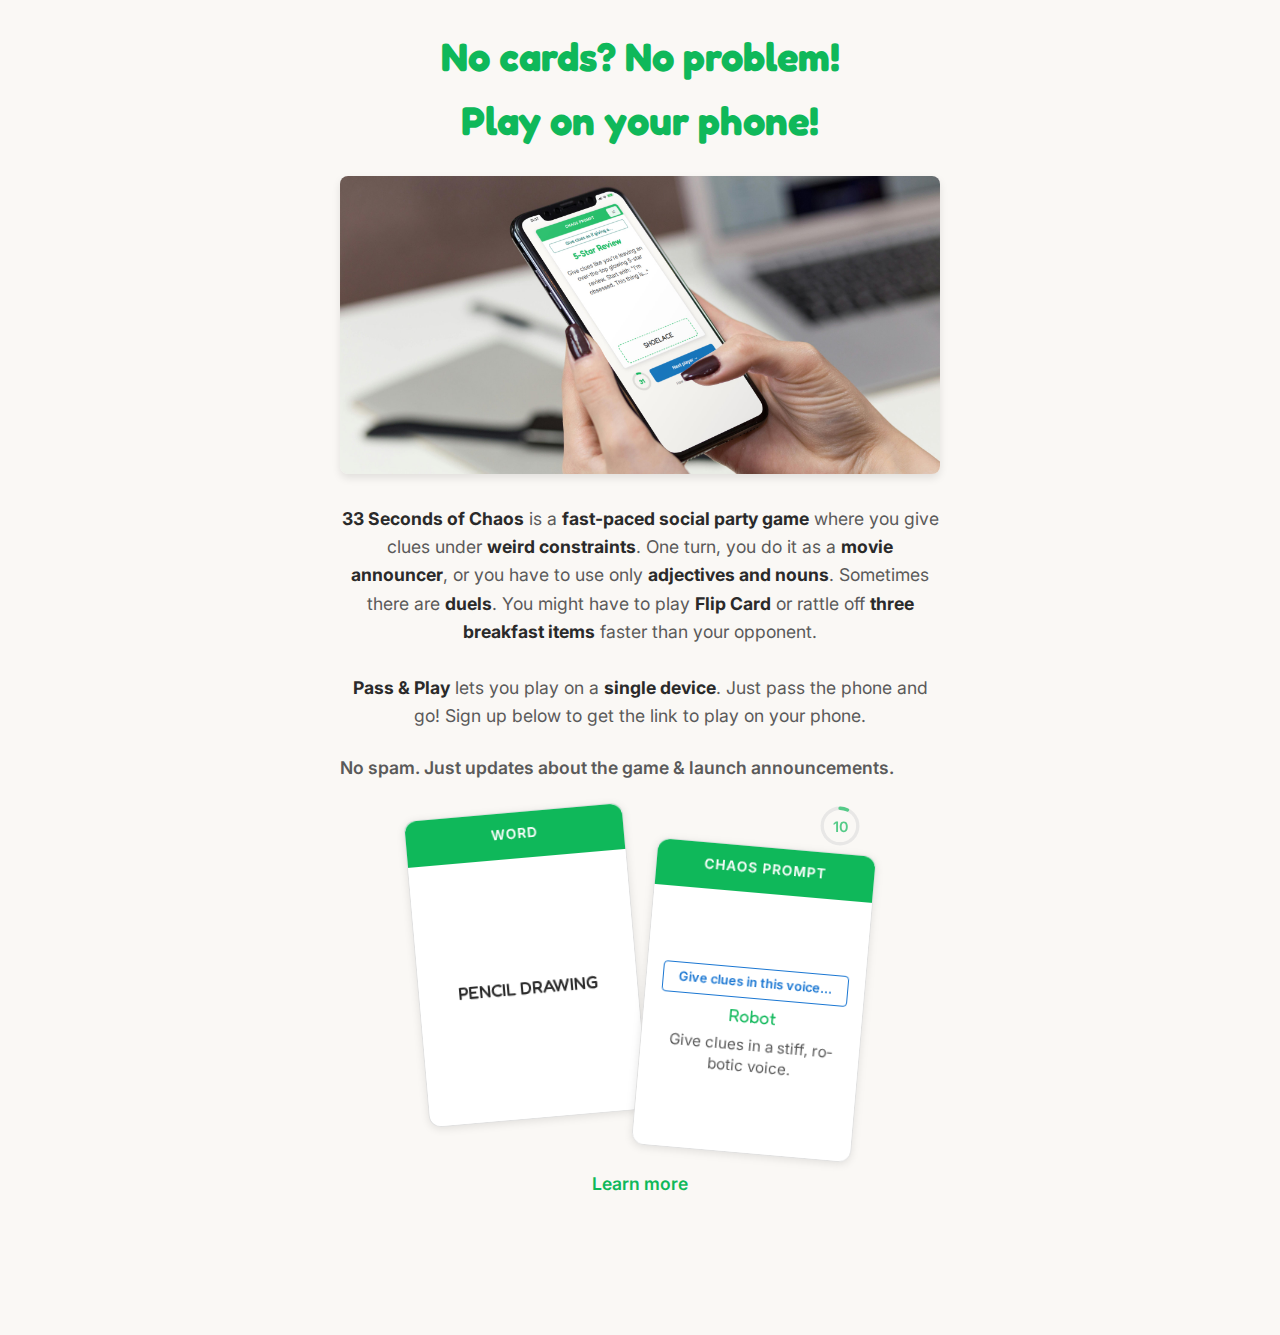
<file: try/index.html>
<!DOCTYPE html>
<html lang="en">
<head>
    <meta charset="utf-8">
    <meta name="viewport" content="width=device-width, initial-scale=1">
    <title>Redirecting…</title>
    <meta http-equiv="refresh" content="0;url=/passnplay-email/?utm_source=social&amp;utm_medium=social&amp;utm_campaign=try">
    <link rel="canonical" href="/passnplay-email/?utm_source=social&amp;utm_medium=social&amp;utm_campaign=try">
    <script>
        (function () {
            var p = new URLSearchParams(location.search);
            p.set('utm_source', 'social');
            p.set('utm_medium', 'social');
            p.set('utm_campaign', 'try');
            var q = p.toString();
            location.replace('/passnplay-email/' + (q ? '?' + q : '') + (location.hash || ''));
        })();
    </script>
</head>
<body>
    <p>Opening Print &amp; Play email page… <a href="/passnplay-email/?utm_source=social&amp;utm_medium=social&amp;utm_campaign=try">Continue</a></p>
</body>
</html>
</file>
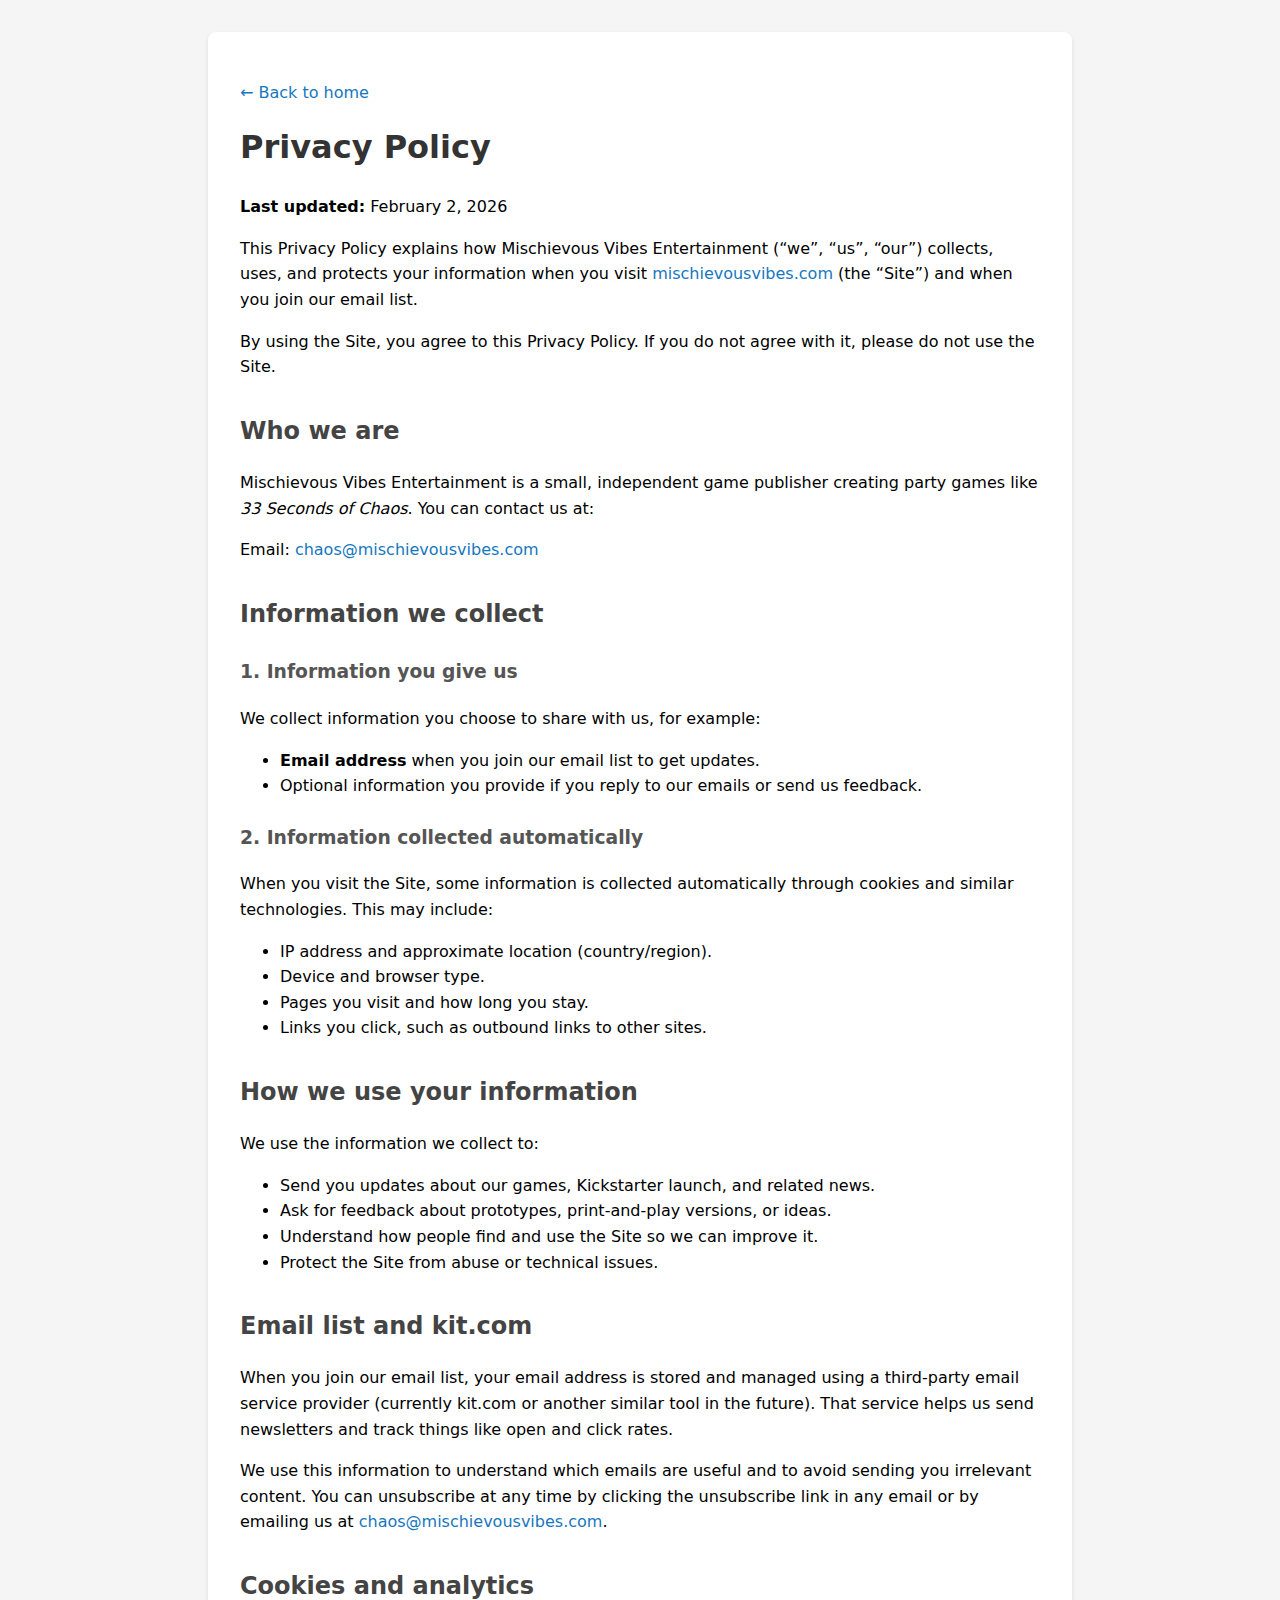
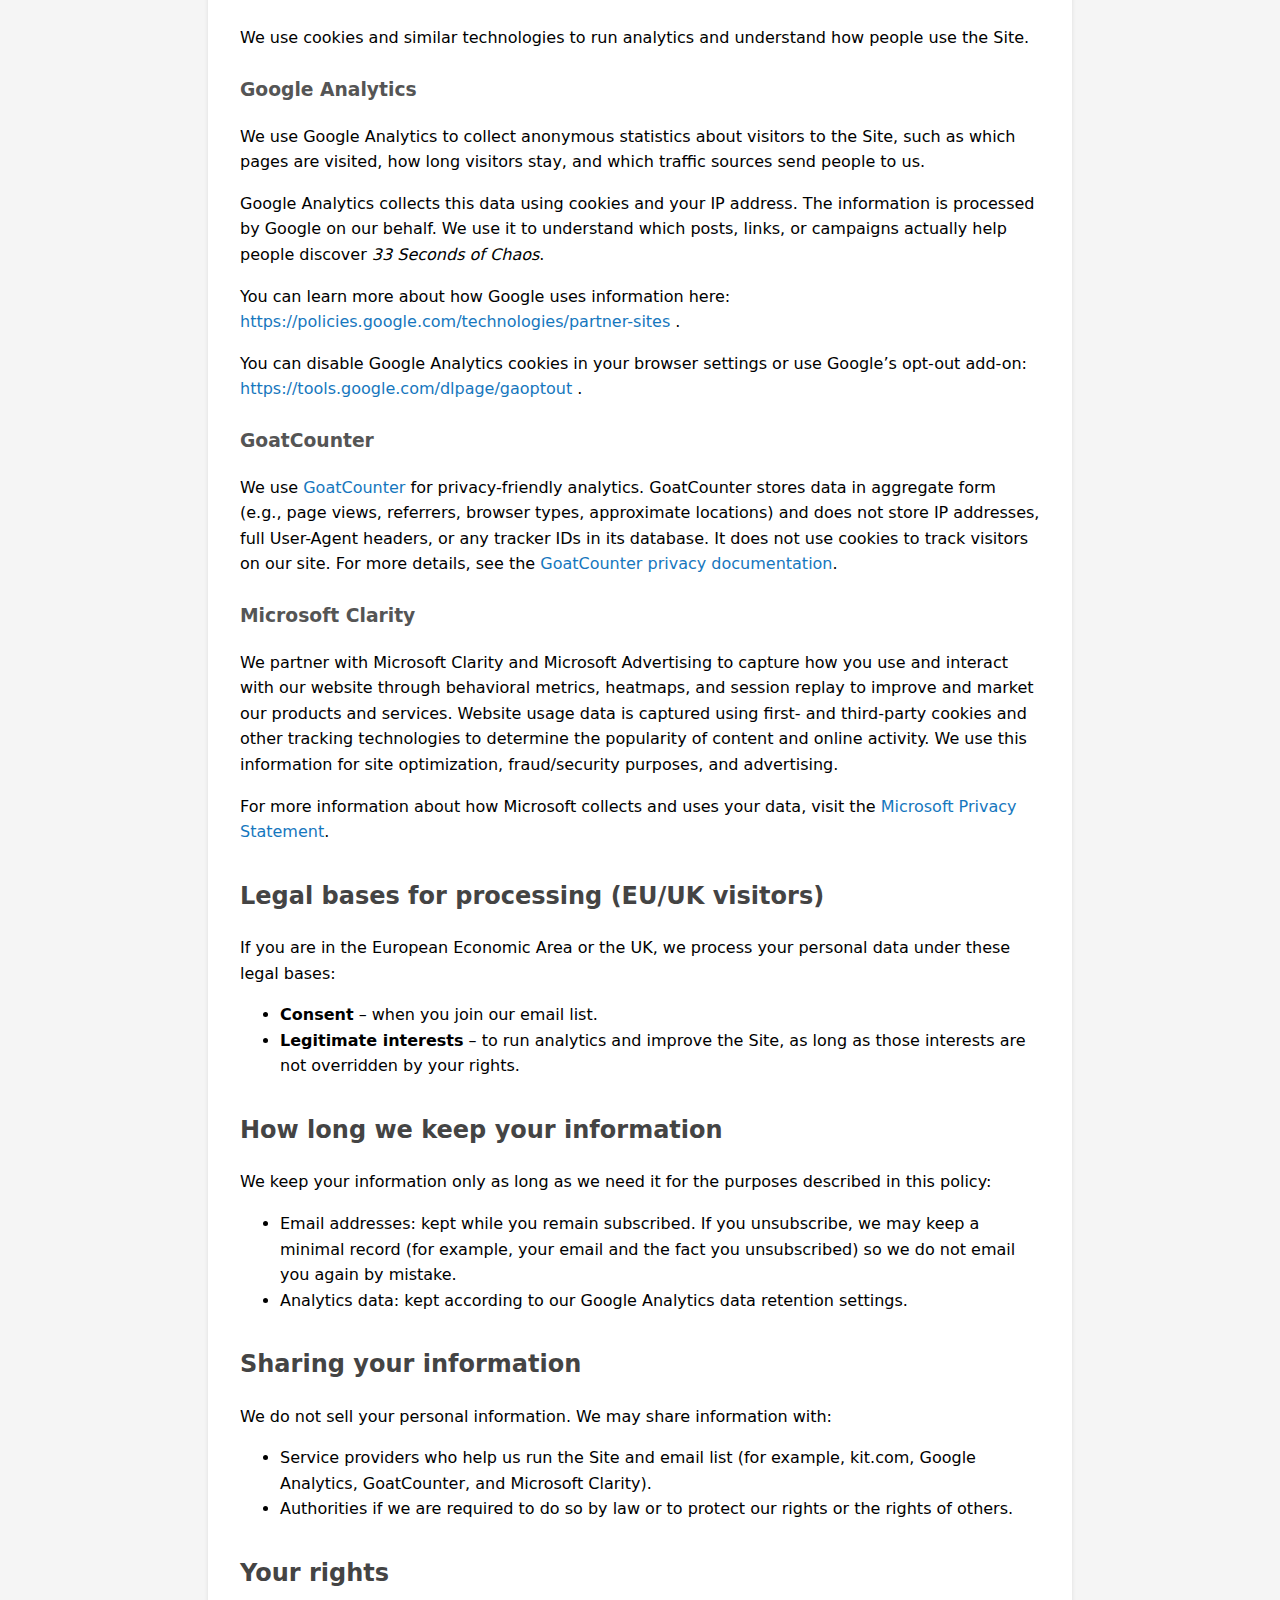
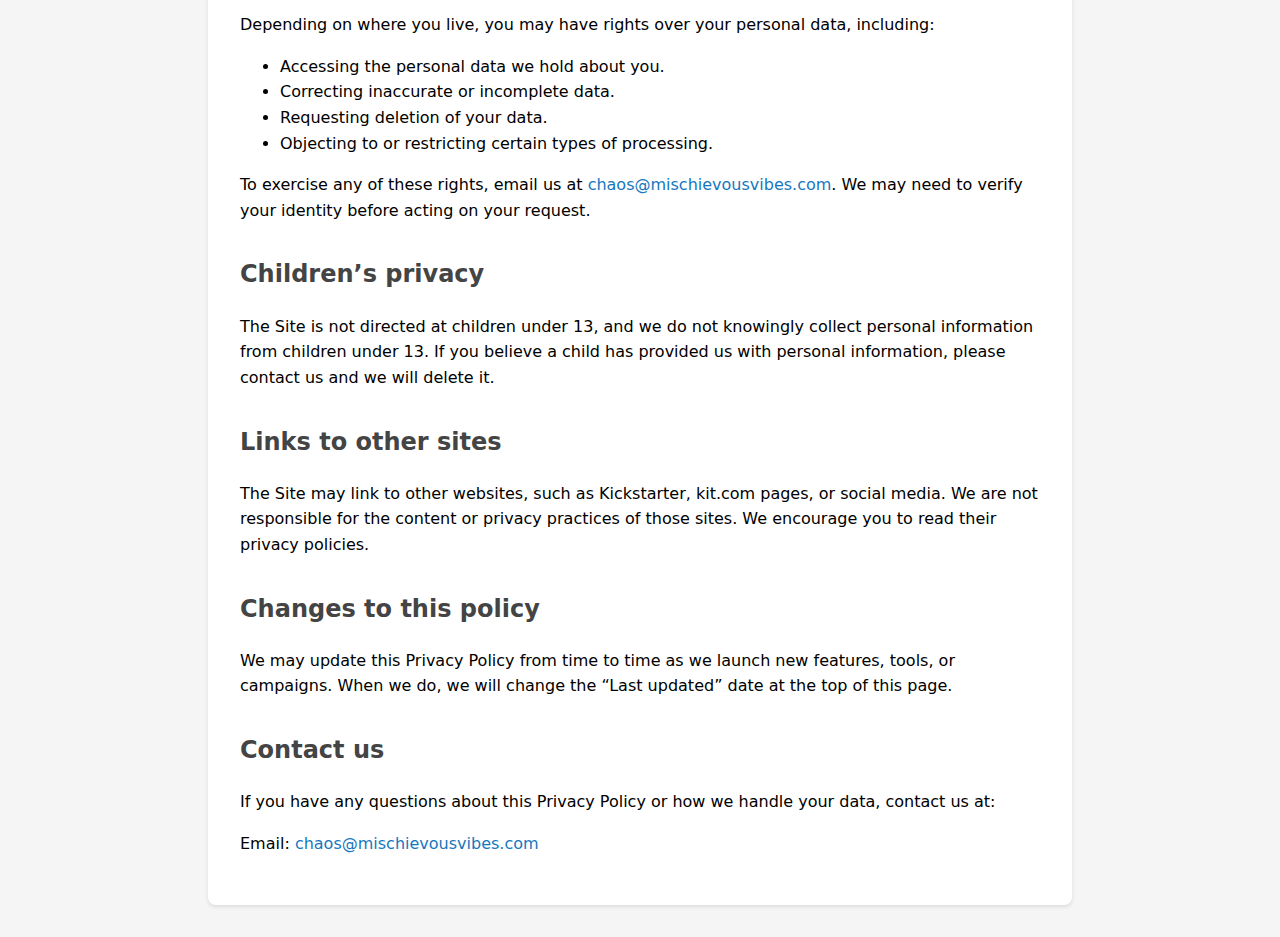
<file: privacy.html>
<!DOCTYPE html>
<html lang="en">
<head>
  <meta charset="UTF-8">
  <title>Privacy Policy | Mischievous Vibes Entertainment</title>
  <meta name="viewport" content="width=device-width, initial-scale=1">
  <link rel="canonical" href="https://www.mischievousvibes.com/privacy.html">
  
  <!-- Google tag (gtag.js) -->
  <script async src="https://www.googletagmanager.com/gtag/js?id=G-M8BX2363LX"></script>
  <script>
    window.dataLayer = window.dataLayer || [];
    function gtag(){dataLayer.push(arguments);}
    gtag('js', new Date());
    gtag('config', 'G-M8BX2363LX');
  </script>
  <script>
    window.goatcounter = {
      no_onload: ('doNotTrack' in navigator && navigator.doNotTrack === '1'),
    };
  </script>
  <script data-goatcounter="https://mve.goatcounter.com/count"
        async src="//gc.zgo.at/count.js"></script>
  <script src="https://js.sentry-cdn.com/fc5b30fc8071de2056c08d37cd6491f0.min.js"
        crossorigin="anonymous"></script>
  <script type="text/javascript">
    (function(c,l,a,r,i,t,y){
        c[a]=c[a]||function(){(c[a].q=c[a].q||[]).push(arguments)};
        t=l.createElement(r);t.async=1;t.src="https://www.clarity.ms/tag/"+i;
        y=l.getElementsByTagName(r)[0];y.parentNode.insertBefore(t,y);
    })(window, document, "clarity", "script", "vb4uryqwiw");
  </script>

  <!-- Meta Pixel Code -->
  <script>
  !function(f,b,e,v,n,t,s)
  {if(f.fbq)return;n=f.fbq=function(){n.callMethod?
  n.callMethod.apply(n,arguments):n.queue.push(arguments)};
  if(!f._fbq)f._fbq=n;n.push=n;n.loaded=!0;n.version='2.0';
  n.queue=[];t=b.createElement(e);t.async=!0;
  t.src=v;s=b.getElementsByTagName(e)[0];
  s.parentNode.insertBefore(t,s)}(window, document,'script',
  'https://connect.facebook.net/en_US/fbevents.js');
  fbq('init', '2101447187062741');
  fbq('track', 'PageView');
  </script>
  <noscript><img height="1" width="1" style="display:none"
  src="https://www.facebook.com/tr?id=2101447187062741&ev=PageView&noscript=1"
  /></noscript>
  <!-- End Meta Pixel Code -->
</head>
<body>
  <style>
    body {
      margin: 0;
      padding: 0;
      background-color: #f5f5f5;
    }
    main {
      max-width: 800px;
      margin: 2rem auto;
      padding: 2rem;
      background: white;
      border-radius: 8px;
      box-shadow: 0 2px 4px rgba(0,0,0,0.1);
      font-family: system-ui, -apple-system, BlinkMacSystemFont, 'Segoe UI', sans-serif;
      line-height: 1.6;
    }
    a {
      color: #1677be;
      text-decoration: none;
      transition: color 0.2s ease;
    }
    a:hover {
      color: #0d5a8f;
      text-decoration: underline;
    }
    a:focus {
      outline: 2px solid #1677be;
      outline-offset: 2px;
      border-radius: 2px;
    }
    h1 {
      color: #333;
      margin-top: 0;
    }
    h2 {
      color: #444;
      margin-top: 2rem;
    }
    h3 {
      color: #555;
      margin-top: 1.5rem;
    }
  </style>
  <main>
    <p style="margin-bottom: 1rem;">
      <a href="/">← Back to home</a>
    </p>
    <h1>Privacy Policy</h1>
    <p><strong>Last updated:</strong> February 2, 2026</p>

    <p>
      This Privacy Policy explains how Mischievous Vibes Entertainment (“we”, “us”, “our”) collects, uses, and protects your information when you visit
      <a href="https://www.mischievousvibes.com">mischievousvibes.com</a> (the “Site”) and when you join our email list.
    </p>

    <p>
      By using the Site, you agree to this Privacy Policy. If you do not agree with it, please do not use the Site.
    </p>

    <h2>Who we are</h2>
    <p>
      Mischievous Vibes Entertainment is a small, independent game publisher creating party games like
      <em>33 Seconds of Chaos</em>. You can contact us at:
    </p>
    <p>
      Email: <a href="mailto:chaos@mischievousvibes.com">chaos@mischievousvibes.com</a>
    </p>

    <h2>Information we collect</h2>

    <h3>1. Information you give us</h3>
    <p>We collect information you choose to share with us, for example:</p>
    <ul>
      <li><strong>Email address</strong> when you join our email list to get updates.</li>
      <li>Optional information you provide if you reply to our emails or send us feedback.</li>
    </ul>

    <h3>2. Information collected automatically</h3>
    <p>
      When you visit the Site, some information is collected automatically through cookies and similar technologies. This may include:
    </p>
    <ul>
      <li>IP address and approximate location (country/region).</li>
      <li>Device and browser type.</li>
      <li>Pages you visit and how long you stay.</li>
      <li>Links you click, such as outbound links to other sites.</li>
    </ul>

    <h2>How we use your information</h2>
    <p>We use the information we collect to:</p>
    <ul>
      <li>Send you updates about our games, Kickstarter launch, and related news.</li>
      <li>Ask for feedback about prototypes, print-and-play versions, or ideas.</li>
      <li>Understand how people find and use the Site so we can improve it.</li>
      <li>Protect the Site from abuse or technical issues.</li>
    </ul>

    <h2>Email list and kit.com</h2>
    <p>
      When you join our email list, your email address is stored and managed using a third-party email service provider (currently kit.com or another similar tool in the future).
      That service helps us send newsletters and track things like open and click rates.
    </p>
    <p>
      We use this information to understand which emails are useful and to avoid sending you irrelevant content.
      You can unsubscribe at any time by clicking the unsubscribe link in any email or by emailing us at
      <a href="mailto:chaos@mischievousvibes.com">chaos@mischievousvibes.com</a>.
    </p>

    <h2>Cookies and analytics</h2>
    <p>
      We use cookies and similar technologies to run analytics and understand how people use the Site.
    </p>

    <h3>Google Analytics</h3>
    <p>
      We use Google Analytics to collect anonymous statistics about visitors to the Site, such as which pages are visited,
      how long visitors stay, and which traffic sources send people to us.
    </p>
    <p>
      Google Analytics collects this data using cookies and your IP address. The information is processed by Google on our behalf.
      We use it to understand which posts, links, or campaigns actually help people discover
      <em>33 Seconds of Chaos</em>.
    </p>
    <p>
      You can learn more about how Google uses information here:
      <a href="https://policies.google.com/technologies/partner-sites" target="_blank" rel="noopener noreferrer">
        https://policies.google.com/technologies/partner-sites
      </a>.
    </p>
    <p>
      You can disable Google Analytics cookies in your browser settings or use Google’s opt-out add-on:
      <a href="https://tools.google.com/dlpage/gaoptout" target="_blank" rel="noopener noreferrer">
        https://tools.google.com/dlpage/gaoptout
      </a>.
    </p>

    <h3>GoatCounter</h3>
    <p>
      We use <a href="https://www.goatcounter.com/" target="_blank" rel="noopener noreferrer">GoatCounter</a> for privacy-friendly analytics.
      GoatCounter stores data in aggregate form (e.g., page views, referrers, browser types, approximate locations) and does not store
      IP addresses, full User-Agent headers, or any tracker IDs in its database. It does not use cookies to track visitors on our site.
      For more details, see the <a href="https://www.goatcounter.com/help/privacy" target="_blank" rel="noopener noreferrer">GoatCounter privacy documentation</a>.
    </p>

    <h3>Microsoft Clarity</h3>
    <p>
      We partner with Microsoft Clarity and Microsoft Advertising to capture how you use and interact with our website
      through behavioral metrics, heatmaps, and session replay to improve and market our products and services.
      Website usage data is captured using first- and third-party cookies and other tracking technologies to determine
      the popularity of content and online activity. We use this information for site optimization, fraud/security
      purposes, and advertising.
    </p>
    <p>
      For more information about how Microsoft collects and uses your data, visit the
      <a href="https://privacy.microsoft.com/privacystatement" target="_blank" rel="noopener noreferrer">Microsoft Privacy Statement</a>.
    </p>

    <h2>Legal bases for processing (EU/UK visitors)</h2>
    <p>
      If you are in the European Economic Area or the UK, we process your personal data under these legal bases:
    </p>
    <ul>
      <li><strong>Consent</strong> – when you join our email list.</li>
      <li><strong>Legitimate interests</strong> – to run analytics and improve the Site, as long as those interests are not overridden by your rights.</li>
    </ul>

    <h2>How long we keep your information</h2>
    <p>
      We keep your information only as long as we need it for the purposes described in this policy:
    </p>
    <ul>
      <li>
        Email addresses: kept while you remain subscribed. If you unsubscribe, we may keep a minimal record (for example, your email and the fact you unsubscribed) so we do not email you again by mistake.
      </li>
      <li>
        Analytics data: kept according to our Google Analytics data retention settings.
      </li>
    </ul>

    <h2>Sharing your information</h2>
    <p>
      We do not sell your personal information.
      We may share information with:
    </p>
    <ul>
      <li>
        Service providers who help us run the Site and email list (for example, kit.com, Google Analytics, GoatCounter, and Microsoft Clarity).
      </li>
      <li>
        Authorities if we are required to do so by law or to protect our rights or the rights of others.
      </li>
    </ul>

    <h2>Your rights</h2>
    <p>
      Depending on where you live, you may have rights over your personal data, including:
    </p>
    <ul>
      <li>Accessing the personal data we hold about you.</li>
      <li>Correcting inaccurate or incomplete data.</li>
      <li>Requesting deletion of your data.</li>
      <li>Objecting to or restricting certain types of processing.</li>
    </ul>
    <p>
      To exercise any of these rights, email us at
      <a href="mailto:chaos@mischievousvibes.com">chaos@mischievousvibes.com</a>.
      We may need to verify your identity before acting on your request.
    </p>

    <h2>Children’s privacy</h2>
    <p>
      The Site is not directed at children under 13, and we do not knowingly collect personal information from children under 13.
      If you believe a child has provided us with personal information, please contact us and we will delete it.
    </p>

    <h2>Links to other sites</h2>
    <p>
      The Site may link to other websites, such as Kickstarter, kit.com pages, or social media.
      We are not responsible for the content or privacy practices of those sites.
      We encourage you to read their privacy policies.
    </p>

    <h2>Changes to this policy</h2>
    <p>
      We may update this Privacy Policy from time to time as we launch new features, tools, or campaigns.
      When we do, we will change the “Last updated” date at the top of this page.
    </p>

    <h2>Contact us</h2>
    <p>
      If you have any questions about this Privacy Policy or how we handle your data, contact us at:
    </p>
    <p>
      Email: <a href="mailto:chaos@mischievousvibes.com">chaos@mischievousvibes.com</a>
    </p>
  </main>
</body>
</html>
</file>
<file: styles.css>
/* CSS Variables */
:root {
    --bg: #faf8f5;
    --bg-alt: #f5f3f0;
    --accent: #0FB85A;
    --accent-soft: #14E06E;
    --accent-dark: #0A9A4A;
    --text: #2a2a2a;
    --muted: #5a5a5a;
    --card-bg: #ffffff;
    --border: #e0e0e0;
    --shadow: rgba(0, 0, 0, 0.1);
    --shadow-hover: rgba(0, 0, 0, 0.15);
    --font-header: 'Fredoka', cursive;
    --font-body: 'Inter', -apple-system, BlinkMacSystemFont, 'Segoe UI', Roboto, Oxygen, Ubuntu, Cantarell, sans-serif;
}

/* Reset and Base Styles */
* {
    margin: 0;
    padding: 0;
    box-sizing: border-box;
}

html {
    scroll-behavior: smooth;
}

/* Skip to main content link for accessibility */
.skip-link {
    position: absolute;
    top: -40px;
    left: 0;
    color: white;
    padding: 8px;
    text-decoration: none;
    z-index: 1000;
    font-weight: 600;
    border: none;
    outline: none;
}

.skip-link:focus {
    top: 0;
    outline: 2px solid var(--accent);
    outline-offset: 2px;
}

body {
    font-family: var(--font-body);
    background-color: var(--bg);
    color: var(--text);
    line-height: 1.6;
}

/* General link styling */
a {
    color: #1677be;
    text-decoration: none;
    transition: color 0.2s ease, text-decoration 0.2s ease;
}

a:hover {
    color: #0d5a8f;
    text-decoration: underline;
}

a:visited {
    color: #6b46c1;
}

a:visited:hover {
    color: #553c9a;
}

.container {
    max-width: 1200px;
    margin: 0 auto;
    padding: 0 1.5rem;
}

/* Header and Navigation */
header {
    background-color: var(--bg-alt);
    padding: 1rem 0;
    position: sticky;
    top: 0;
    z-index: 100;
    box-shadow: 0 2px 10px var(--shadow);
}

nav {
    display: flex;
    justify-content: space-between;
    align-items: center;
    flex-wrap: wrap;
    gap: 1rem;
    position: relative;
}

.menu-toggle {
    display: none;
    flex-direction: column;
    justify-content: space-around;
    width: 30px;
    height: 30px;
    background: transparent;
    border: none;
    cursor: pointer;
    padding: 0;
    z-index: 101;
}

.menu-toggle span {
    width: 100%;
    height: 3px;
    background-color: var(--text);
    border-radius: 3px;
    transition: all 0.3s ease;
}

.menu-toggle.active span:nth-child(1) {
    transform: rotate(45deg) translate(8px, 8px);
}

.menu-toggle.active span:nth-child(2) {
    opacity: 0;
}

.menu-toggle.active span:nth-child(3) {
    transform: rotate(-45deg) translate(8px, -8px);
}

.nav-brand {
    display: flex;
    align-items: center;
    gap: 0.75rem;
}

.logo {
    height: 40px;
    width: auto;
}

.logo-text {
    height: 40px;
    width: auto;
}

.company-name {
    font-family: var(--font-body);
    font-weight: 600;
    font-size: 1.1rem;
}

.nav-links {
    display: flex;
    list-style: none;
    gap: 1.5rem;
    flex-wrap: wrap;
}

.nav-links a {
    color: var(--text);
    text-decoration: none;
    transition: color 0.3s ease;
}

.nav-links a:hover {
    color: var(--accent);
}

/* Hero Section */
.hero {
    padding: 4rem 0;
    text-align: center;
    background: linear-gradient(135deg, var(--bg-alt) 0%, var(--bg) 100%);
}

.hero-content {
    max-width: 1200px;
    margin: 0 auto;
}

.hero-logo {
    height: 100px;
    width: auto;
    display: block;
}

.logo-reassurance {
    display: flex;
    align-items: center;
    gap: 1rem;
    margin-bottom: 1rem;
    flex-wrap: wrap;
    width: 100%;
}


.logo-reassurance {
    display: flex;
    align-items: center;
    gap: 1.5rem;
    margin-bottom: 1.5rem;
    flex-wrap: wrap;
    width: 100%;
}

.logo-reassurance .cta-text {
    flex: 1;
    min-width: 200px;
}

.signup-form .cta-header {
    margin-bottom: 1.5rem;
}

.cta-header {
    font-family: var(--font-header);
    font-size: 2rem;
    color: var(--accent);
    margin: 0 0 1.5rem 0;
    font-weight: 700;
    text-align: center;
    width: 100%;
}

.logo-reassurance .form-reassurance {
    margin: 0;
    font-size: 1.1rem;
    color: var(--muted);
    line-height: 1.4;
    font-weight: 600;
}

.hero h1 .nowrap {
    white-space: nowrap;
}

.hero h1 {
    line-height: 3rem;
    font-family: var(--font-header);
    font-size: 3rem;
    margin-bottom: 0.5rem;
    color: var(--accent);
    font-weight: 700;
}

.tagline {
    font-size: 1.5rem;
    color: var(--muted);
    margin-bottom: 1.5rem;
    font-style: italic;
}

.hero-description {
    font-size: 1.1rem;
    margin-bottom: 2rem;
    color: var(--muted);
}

.hero-main-content {
    display: grid;
    grid-template-columns: 1fr;
    gap: 2rem;
    margin: 2rem 0;
    align-items: start;
}

.signup-form {
    margin: 0;
    display: flex;
    flex-direction: column;
    align-items: center;
    width: 100%;
    max-width: 100%;
}

/* Ensure forms are full width within their containers */
.signup-form form,
.signup-form .formkit-form,
.signup-form .seva-form {
    width: 100%;
    max-width: 100%;
}

.signup-form .formkit-fields,
.signup-form .seva-fields {
    width: 100%;
    max-width: 100%;
}

.signup-form .formkit-field {
    width: 100%;
    max-width: 100%;
}

.signup-form .formkit-input {
    width: 100% !important;
    max-width: 100% !important;
    box-sizing: border-box;
}

.signup-form .formkit-submit {
    width: 100% !important;
    max-width: 100% !important;
    box-sizing: border-box;
}

/* Center and stack the second signup form */
#get-updates .signup-form {
    max-width: 500px;
    width: 100%;
    margin: 0 auto;
    display: flex;
    flex-direction: column;
    align-items: center;
}

#get-updates .signup-form .seva-fields {
    display: flex;
    flex-direction: column;
    gap: 1rem;
    width: 100%;
    align-items: stretch;
}

#get-updates .signup-form .formkit-field {
    width: 100%;
}

#get-updates .signup-form .formkit-input {
    width: 100%;
    max-width: 100%;
    padding: 1rem;
    font-size: 1rem;
    border: 2px solid var(--border);
    border-radius: 8px;
    background-color: white;
    color: var(--text);
    transition: border-color 0.3s ease;
    box-sizing: border-box;
}

#get-updates .signup-form .formkit-input:focus {
    outline: none;
    border-color: var(--accent);
}

#get-updates .signup-form .formkit-submit {
    width: 100%;
    padding: 1rem 2rem;
    font-size: 1.1rem;
    font-weight: 600;
    border: none;
    border-radius: 8px;
    cursor: pointer;
    transition: all 0.3s ease;
    box-sizing: border-box;
}

/* Ensure form container is centered */
#get-updates .signup-form form {
    width: 100%;
    max-width: 100%;
}

#get-updates .signup-form .formkit-fields {
    width: 100%;
    max-width: 100%;
}

.form-group {
    display: flex;
    flex-direction: column;
    gap: 1rem;
    max-width: 100%;
    width: 100%;
    margin: 0 auto 0.5rem;
}

.signup-form input[type="email"] {
    padding: 1rem;
    font-size: 1rem;
    border: 2px solid var(--border);
    border-radius: 8px;
    background-color: white;
    color: var(--text);
    transition: border-color 0.3s ease;
}

.signup-form input[type="email"]:focus {
    outline: none;
    border-color: var(--accent);
}

.form-reassurance {
    font-size: 1.1rem;
    color: var(--muted);
    margin-top: 0.5rem;
    font-weight: 600;
}

/* Game Box Info */
.game-box-info {
    display: flex;
    justify-content: center;
    gap: 0.75rem;
    margin-top: 1.5rem;
    flex-wrap: wrap;
}

.game-info-item {
    display: flex;
    flex-direction: column;
    align-items: center;
    justify-content: center;
    padding: 0.75rem 1rem;
    background-color: white;
    border-radius: 8px;
    border: 4px solid var(--accent);
    box-shadow: 0 2px 8px var(--shadow);
    min-width: 100px;
}

.game-info-text {
    font-size: 0.75rem;
    color: var(--text);
    font-weight: 600;
    text-align: center;
    line-height: 1.3;
    font-family: var(--font-body);
    display: flex;
    flex-direction: column;
    gap: 0.25rem;
}

.game-info-text .number {
    display: block;
    font-size: 1.5rem;
    font-weight: 700;
    color: var(--accent);
    font-family: var(--font-header);
    line-height: 1.2;
}

.launch-note {
    margin-top: 2rem;
    font-size: 1rem;
    color: var(--accent);
    font-weight: 500;
}

/* Buttons */
.btn {
    padding: 1rem 2rem;
    font-size: 1rem;
    font-weight: 600;
    border: none;
    border-radius: 8px;
    cursor: pointer;
    transition: all 0.3s ease;
    text-decoration: none;
    display: inline-block;
}

.btn-primary {
    background-color: var(--accent);
    color: white;
}

.btn-primary:hover,
.btn-primary:focus {
    background-color: var(--accent-dark);
    transform: translateY(-2px);
    box-shadow: 0 4px 12px rgba(15, 184, 90, 0.3);
}

.btn-secondary {
    background-color: white;
    color: var(--text);
    border: 2px solid var(--accent);
}

.btn-secondary:hover,
.btn-secondary:focus {
    background-color: var(--accent);
    color: white;
    transform: translateY(-2px);
    box-shadow: 0 4px 12px rgba(15, 184, 90, 0.3);
}

/* Sections */
.section {
    padding: 4rem 0;
}

.section-alt {
    background-color: var(--bg-alt);
}

.section h2 {
    font-family: var(--font-header);
    font-size: 2.5rem;
    margin-bottom: 1.5rem;
    color: var(--accent);
    font-weight: 700;
}

/* Designer Section */
.designer-content {
    display: flex;
    flex-direction: column;
    align-items: center;
    gap: 2rem;
    margin-bottom: 4rem;
}

.designer-content:last-child {
    margin-bottom: 0;
}

.designer-image {
    width: 200px;
    height: 200px;
    border-radius: 50%;
    object-fit: cover;
    border: 4px solid var(--accent);
    box-shadow: 0 4px 12px var(--shadow);
}

.designer-text {
    text-align: center;
    max-width: 800px;
}

@media (min-width: 768px) {
    .designer-content {
        flex-direction: row;
        align-items: flex-start;
        text-align: left;
    }
    
    .designer-content-reverse {
        flex-direction: row-reverse;
    }
    
    .designer-text {
        text-align: left;
    }
}

.section p {
    font-size: 1.1rem;
    margin-bottom: 1rem;
    color: var(--muted);
}


/* How to Play Section */
.steps-list {
    list-style: none;
    counter-reset: step-counter;
    margin: 2rem 0;
}

.steps-list li {
    counter-increment: step-counter;
    padding: 1.5rem;
    margin-bottom: 1rem;
    background-color: white;
    border-radius: 8px;
    border: 1px solid var(--border);
    border-left: 4px solid var(--accent);
    box-shadow: 0 2px 4px var(--shadow);
    position: relative;
    padding-left: 4rem;
}

.steps-list li::before {
    content: counter(step-counter);
    position: absolute;
    left: 1rem;
    top: 1.5rem;
    background-color: var(--accent);
    color: white;
    width: 2rem;
    height: 2rem;
    border-radius: 50%;
    display: flex;
    align-items: center;
    justify-content: center;
    font-weight: bold;
}

.steps-list strong {
    color: var(--accent);
    font-weight: 600;
}

.tldr {
    margin-top: 2rem;
    padding: 1.5rem;
    background-color: white;
    border-radius: 8px;
    border: 2px solid var(--accent);
    box-shadow: 0 2px 4px var(--shadow);
    font-size: 1.1rem;
}

.tldr strong {
    color: var(--accent);
}

.instructions-img {
    max-width: 100%;
    height: auto;
    display: block;
}

.visual-explainer-heading {
    margin-top: 2rem;
    font-family: var(--font-header);
    font-size: 2.5rem;
    margin-bottom: 1.5rem;
    color: var(--accent);
    font-weight: 700;
}

/* Hide Visual Explainer and its nav item on mobile only */
@media (max-width: 767px) {
    .visual-explainer-block,
    .visual-explainer-nav-item {
        display: none !important;
    }
}

/* What's Inside Section */
.components-grid {
    display: grid;
    grid-template-columns: 1fr;
    gap: 1.5rem;
    margin-top: 2rem;
}

.component-card {
    background-color: white;
    padding: 2rem;
    border-radius: 12px;
    box-shadow: 0 2px 8px var(--shadow);
    border: 1px solid var(--border);
    transition: transform 0.3s ease, box-shadow 0.3s ease;
}

.component-card:hover {
    transform: translateY(-4px);
    box-shadow: 0 6px 12px var(--shadow-hover);
}

.component-card h3 {
    font-family: var(--font-body);
    font-size: 1.5rem;
    margin-bottom: 0.75rem;
    color: var(--accent);
    font-weight: 600;
    -webkit-font-smoothing: antialiased;
    -moz-osx-font-smoothing: grayscale;
    text-rendering: geometricPrecision;
}

.component-card p {
    color: var(--muted);
    margin: 0;
}

/* Social Media Cards */
.socials-grid {
    display: grid;
    grid-template-columns: 1fr;
    gap: 1.5rem;
    margin-top: 2rem;
}

.social-card {
    display: flex;
    flex-direction: column;
    align-items: center;
    text-align: center;
    text-decoration: none;
    background-color: white;
    padding: 2rem 1.5rem;
    border-radius: 12px;
    box-shadow: 0 2px 8px var(--shadow);
    border: 2px solid var(--border);
    text-decoration: none;
    transition: transform 0.3s ease, box-shadow 0.3s ease, border-color 0.3s ease;
}

.social-card:hover {
    transform: translateY(-4px);
    box-shadow: 0 6px 16px var(--shadow-hover);
    text-decoration: none;
}

.social-icon {
    font-size: 3rem;
    margin-bottom: 1rem;
    transition: transform 0.25s ease;
}

.social-card:hover .social-icon {
    transform: scale(1.15);
}

.social-card h3 {
    font-family: var(--font-body);
    font-size: 0.8rem;
    margin-bottom: 0.4rem;
    font-weight: 700;
    color: var(--text);
    -webkit-font-smoothing: antialiased;
}

.social-card p {
    color: var(--muted);
    margin: 0;
    font-size: 0.875rem;
    word-break: break-word;
}

.social-instagram .social-icon { color: #E1306C; }
.social-instagram:hover { border-color: #E1306C; }

.social-facebook .social-icon { color: #1877F2; }
.social-facebook:hover { border-color: #1877F2; }

.social-youtube .social-icon { color: #FF0000; }
.social-youtube:hover { border-color: #FF0000; }

.social-discord .social-icon { color: #5865F2; }
.social-discord:hover { border-color: #5865F2; }

/* Hero Cards */
.hero-cards {
    display: flex;
    flex-direction: column;
    align-items: center;
    gap: 1.5rem;
    position: relative;
}

.cards-row {
    display: flex;
    gap: 0.5rem;
    justify-content: center;
    align-items: flex-start;
    perspective: 1000px;
    position: relative;
    width: 100%;
}

.flip-timer-indicator {
    position: absolute;
    top: 0;
    right: 0;
    flex-shrink: 0;
}

/* Card Demo Section */
.demo-cards {
    display: grid;
    grid-template-columns: 1fr;
    gap: 2rem;
    margin: 2rem 0;
}

.demo-card {
    cursor: pointer;
    background-color: white;
    border-radius: 12px;
    padding: 0;
    box-shadow: 0 2px 8px var(--shadow);
    border: 1px solid var(--border);
    min-height: 200px;
    position: relative;
    transform-style: preserve-3d;
}

.card-front,
.card-back {
    position: absolute;
    top: 0;
    left: 0;
    width: 100%;
    height: 100%;
    border-radius: 12px;
    display: flex;
    flex-direction: column;
    overflow: visible;
}

.card-front {
    background-color: white;
    transform: rotateY(0deg);
    backface-visibility: hidden;
    -webkit-backface-visibility: hidden;
    z-index: 1;
}

.card-back {
    background-color: var(--bg-alt);
    transform: rotateY(180deg);
    display: flex;
    align-items: center;
    justify-content: center;
    padding: 1rem;
    backface-visibility: hidden;
    -webkit-backface-visibility: hidden;
    z-index: 10;
}

.card-back-logo {
    width: 100%;
    height: 100%;
    object-fit: contain;
    display: block;
    border: 2px solid var(--accent);
    border-radius: 12px;
    padding: 1rem;
    background-color: white;
    box-sizing: border-box;
}

.portrait-card {
    /* Poker card proportions: 2.5" x 3.5" ratio (approximately 5:7 or 0.714) */
    width: 220px;
    height: 308px;
    padding: 0;
    min-height: auto;
    overflow: hidden;
    container-type: inline-size;
}

#word-card {
    transform: rotate(-5deg);
    order: 1;
}

#chaos-card {
    transform: rotate(5deg);
    order: 2;
}

.demo-card.flipping {
    animation: cardFlip 1.2s cubic-bezier(0.4, 0.0, 0.2, 1) forwards;
}

#word-card.flipping {
    animation: cardFlipWord 1.2s cubic-bezier(0.4, 0.0, 0.2, 1) forwards;
}

#chaos-card.flipping {
    animation: cardFlipChaos 1.2s cubic-bezier(0.4, 0.0, 0.2, 1) forwards;
}

@keyframes cardFlip {
    0% {
        transform: rotateY(0deg);
    }
    50% {
        transform: rotateY(180deg);
    }
    100% {
        transform: rotateY(360deg);
    }
}

@keyframes cardFlipWord {
    0% {
        transform: rotate(-5deg) rotateY(0deg);
    }
    50% {
        transform: rotate(-5deg) rotateY(180deg);
    }
    100% {
        transform: rotate(-5deg) rotateY(360deg);
    }
}

@keyframes cardFlipChaos {
    0% {
        transform: rotate(5deg) rotateY(0deg);
    }
    50% {
        transform: rotate(5deg) rotateY(180deg);
    }
    100% {
        transform: rotate(5deg) rotateY(360deg);
    }
}

.demo-card.flipping {
    animation: cardFlip 1.2s cubic-bezier(0.4, 0.0, 0.2, 1) forwards;
}

/* When card is at 180deg, rotate the back to face forward */
@keyframes flipBack {
    0% {
        transform: rotateY(180deg);
    }
    50% {
        transform: rotateY(0deg);
    }
    100% {
        transform: rotateY(180deg);
    }
}

/* Hide front when back is showing - hide earlier on the way to image */
@keyframes hideFront {
    0% {
        opacity: 1;
        visibility: visible;
    }
    30% {
        opacity: 1;
        visibility: visible;
    }
    45% {
        opacity: 0;
        visibility: hidden;
    }
    55% {
        opacity: 0;
        visibility: hidden;
    }
    100% {
        opacity: 1;
        visibility: visible;
    }
}

/* Hide the label specifically during flip - hide immediately */
@keyframes hideLabel {
    0% {
        opacity: 0;
        visibility: hidden;
    }
    45% {
        opacity: 0;
        visibility: hidden;
    }
    55% {
        opacity: 0;
        visibility: hidden;
    }
    100% {
        opacity: 1;
        visibility: visible;
    }
}

.demo-card.flipping .card-back {
    animation: flipBack 1.2s cubic-bezier(0.4, 0.0, 0.2, 1) forwards;
}

.demo-card.flipping .card-front {
    animation: hideFront 1.2s cubic-bezier(0.4, 0.0, 0.2, 1) forwards;
}

/* Animate header color to match card-back during flip - change immediately */
@keyframes blendHeader {
    0% {
        /* Avoid a gray "flash" during prompt flips; keep the prompt header color stable */
        background-color: var(--accent);
    }
    45% {
        background-color: var(--accent);
    }
    55% {
        background-color: var(--accent);
    }
    100% {
        background-color: var(--accent);
    }
}

@keyframes blendHeaderToDuel {
    0% {
        background-color: var(--accent);
    }
    45% {
        background-color: var(--accent);
    }
    55% {
        background-color: var(--accent);
    }
    100% {
        background-color: #FF881D;
    }
}

@keyframes blendHeaderFromDuel {
    0% {
        background-color: #FF881D;
    }
    45% {
        background-color: #FF881D;
    }
    55% {
        background-color: #FF881D;
    }
    100% {
        background-color: var(--accent);
    }
}

.demo-card.flipping .card-label:not(.duel-label) {
    animation: blendHeader 1.2s cubic-bezier(0.4, 0.0, 0.2, 1) forwards, hideLabel 1.2s cubic-bezier(0.4, 0.0, 0.2, 1) forwards;
}

.demo-card.flipping .card-label.duel-label {
    animation: blendHeaderToDuel 1.2s cubic-bezier(0.4, 0.0, 0.2, 1) forwards, hideLabel 1.2s cubic-bezier(0.4, 0.0, 0.2, 1) forwards;
}

.demo-card.is-duel.flipping .card-label:not(.duel-label) {
    animation: blendHeaderFromDuel 1.2s cubic-bezier(0.4, 0.0, 0.2, 1) forwards, hideLabel 1.2s cubic-bezier(0.4, 0.0, 0.2, 1) forwards;
}

.card-label {
    font-family: var(--font-body);
    font-size: 0.85rem;
    text-transform: uppercase;
    letter-spacing: 1px;
    color: white;
    background-color: var(--accent);
    margin: 0;
    padding: 0.75rem 1rem;
    font-weight: 600;
    text-align: center;
    flex-shrink: 0;
    border-radius: 12px 12px 0 0;
    -webkit-font-smoothing: antialiased;
    -moz-osx-font-smoothing: grayscale;
    text-rendering: geometricPrecision;
    transform: translateZ(0);
    backface-visibility: hidden;
}

.card-label.duel-label {
    color: white;
    background-color: #FF881D;
    margin: 0;
    padding: 0.75rem 1rem;
    font-weight: 600;
    text-align: center;
    flex-shrink: 0;
    border-radius: 12px 12px 0 0;
    -webkit-font-smoothing: antialiased;
    -moz-osx-font-smoothing: grayscale;
    text-rendering: geometricPrecision;
    transform: translateZ(0);
    backface-visibility: hidden;
}

.card-content {
    flex: 1;
    display: flex;
    flex-direction: column;
    justify-content: center;
    padding: 1rem;
    overflow: hidden;
    min-height: 0;
}

/* Chaos cue chip above title (outline style, text in cue color) */
.chaos-cue-chip {
    display: inline-block;
    border-radius: 0.25rem;
    padding: 0.25rem 0.5rem;
    font-size: 0.8rem;
    font-weight: 600;
    margin-bottom: 0.5rem;
    overflow: hidden;
    text-overflow: ellipsis;
    max-width: 100%;
    background: transparent;
    border: 1.5px solid currentColor;
}
.chaos-cue-chip--voice { border-color: #1976D2; color: #1976D2; }
.chaos-cue-chip--doing { border-color: #E65100; color: #E65100; }
.chaos-cue-chip--attitude { border-color: #C2185B; color: #C2185B; }
.chaos-cue-chip--describing { border-color: #2E7D32; color: #2E7D32; }
.chaos-cue-chip--using-only { border-color: #512DA8; color: #512DA8; }
.chaos-cue-chip--format { border-color: #00838F; color: #00838F; }
.chaos-cue-chip--never-say { border-color: #C62828; color: #C62828; }
.chaos-cue-chip--as-if { border-color: #00695C; color: #00695C; }
.chaos-cue-chip--unknown { border-color: #455A64; color: #455A64; }

.card-content h3 {
    font-family: var(--font-body);
    font-size: 1.5rem;
    margin-bottom: 0.75rem;
    color: var(--text);
    font-weight: 600;
}

.portrait-card .card-content h3 {
    font-size: 1.1rem;
    margin-bottom: 0.5rem;
    line-height: 1.15;
    word-wrap: break-word;
    overflow-wrap: break-word;
    word-break: normal; /* Don't break words */
    font-weight: 400;
    font-family: var(--font-header);
    color: var(--accent);
}

.portrait-card .card-content h3.duel-title {
    color: #FF881D !important;
    font-weight: 400;
}

/* Chaos card description */
#chaos-description {
    font-size: 0.95rem !important;
    line-height: 1.4 !important;
    font-weight: 400 !important;
    word-wrap: break-word !important;
    overflow-wrap: break-word !important;
    word-break: normal !important; /* Don't break words */
    hyphens: auto !important;
    white-space: pre-line;
}

.card-content p {
    font-size: 1.2rem;
    color: var(--muted);
    margin: 0;
}

.portrait-card .card-content p {
    font-size: 1.1rem;
    line-height: 1.4;
    word-wrap: break-word;
    overflow-wrap: break-word;
    word-break: normal; /* Don't break words */
    font-weight: 500;
}

/* Word card text - make it bigger but not too bold, uppercase */
#word-text {
    word-wrap: normal !important;
    overflow-wrap: normal !important;
    word-break: keep-all !important;
    /* Fallback for browsers without container query support */
    font-size: 1.2rem !important;
    font-weight: 500 !important;
    color: var(--text) !important;
    font-family: var(--font-header) !important;
    text-transform: uppercase;
    overflow: hidden;
    /* Container query: scales font size based on card width to prevent wrapping */
    font-size: clamp(0.6rem, 8cqw, 1.4rem) !important;
}

/* Circular progress indicator below cards */
.flip-timer-indicator {
    width: 40px;
    height: 40px;
    display: flex;
    align-items: center;
    justify-content: center;
    opacity: 0.7;
    z-index: 10;
}

.timer-countdown {
    position: absolute;
    font-size: 0.9rem;
    font-weight: 600;
    color: var(--accent);
    font-family: var(--font-body);
    z-index: 10;
}

.timer-svg {
    width: 100%;
    height: 100%;
    transform: rotate(-90deg);
}

.timer-circle-bg {
    fill: none;
    stroke: var(--border);
    stroke-width: 3;
}

.timer-circle {
    fill: none;
    stroke: var(--accent);
    stroke-width: 3;
    stroke-linecap: round;
    stroke-dasharray: 100;
    stroke-dashoffset: 100;
    transition: stroke-dashoffset 0.1s linear;
}

#flip-cards-btn {
    margin-top: 1rem;
    display: block;
    margin-left: auto;
    margin-right: auto;
}

/* Get Updates Section */
.updates-description {
    font-size: 1.1rem;
    margin-bottom: 2rem;
}

/* Footer */
footer {
    background-color: var(--bg-alt);
    padding: 2rem 0;
    text-align: center;
    border-top: 1px solid var(--border);
}

footer p {
    margin-bottom: 0.5rem;
    color: var(--muted);
}

.back-to-top {
    display: inline-block;
    margin-top: 1rem;
    color: var(--accent);
    text-decoration: none;
    transition: color 0.3s ease;
}

.back-to-top:hover {
    color: var(--accent-dark);
    text-decoration: underline;
}

/* Footer links */
footer a {
    color: var(--accent);
    margin: 0 0.5rem;
}

footer a:hover {
    color: var(--accent-dark);
    text-decoration: underline;
}

/* Responsive Design */
@media (max-width: 767px) {
    header {
        position: static;
    }
    
    nav {
        display: flex;
        justify-content: center;
        align-items: center;
        position: relative;
    }
    
    .menu-toggle {
        display: flex;
        position: fixed;
        right: 1.5rem;
        top: 1rem;
        z-index: 1000;
        background-color: var(--bg-alt);
        padding: 0.5rem;
        border-radius: 4px;
        box-shadow: 0 2px 8px var(--shadow);
    }
    
    .nav-brand {
        margin: 0;
        padding: 0;
    }
    
    .logo {
        margin-top: 0;
        height: 35px;
    }
    
    .nav-links {
        display: none;
        /* Match the hamburger: fixed to viewport so it doesn't "stay behind" while scrolling */
        position: fixed;
        top: 4.25rem;
        left: 0;
        right: 0;
        /* Slightly more distinct than the header so the open menu reads as a panel */
        background-color: #ffd5b0;
        -webkit-backdrop-filter: blur(8px);
        backdrop-filter: blur(8px);
        border: 1px solid var(--border);
        border-left: 0;
        border-right: 0;
        flex-direction: column;
        padding: 1rem;
        gap: 0.5rem;
        box-shadow: 0 4px 10px var(--shadow);
        margin-top: 0;
        z-index: 999;
        max-height: calc(100vh - 5rem);
        overflow: auto;
    }
    
    .nav-links.active {
        display: flex;
    }
    
    .nav-links li {
        width: 100%;
    }
    
    .nav-links a {
        display: block;
        padding: 0.75rem 1rem;
        border-radius: 4px;
        text-align: center;
    }
    
    .nav-links a:hover {
        background-color: var(--bg);
    }

    /* Mobile-only: move Word / Duel! content upward within the card without affecting Chaos prompts */
    #word-card .card-content {
        justify-content: flex-start;
        /* place the word/duel-trigger text ~1/3 down the card, regardless of viewport scroll */
        padding-top: 33%;
    }
    
    .cards-row {
        flex-wrap: wrap;
        gap: 0.5rem;
        justify-content: space-between;
        width: 100%;
        align-items: flex-start;
    }
    
    #word-card {
        margin-right: auto;
    }
    
    #chaos-card {
        margin-left: auto;
        margin-top: -250px;
    }
}

@media (max-width: 425px) {
    .cards-row {
        flex-direction: column;
        align-items: stretch;
        gap: 0.5rem;
        width: 100%;
    }
    
    #word-card {
        align-self: flex-start;
        margin-left: 5px;
    }
    
    #chaos-card {
        align-self: flex-end;
        margin-right: 5px;
        /* Gentle overlap (375–425 especially). Smaller breakpoints can override if needed. */
        margin-top: -250px;
    }
    
    .portrait-card {
        width: 171px;
        height: 320px;
    }
    
    .portrait-card .card-content {
        padding: 0.6rem;
    }
    
    .portrait-card .card-content h3 {
        font-size: 0.9rem;
        margin-bottom: 0.4rem;
        line-height: 1.2;
    }
    
    #chaos-description {
        font-size: 0.75rem !important;
        line-height: 1.3 !important;
    }
    
    .portrait-card .card-content p {
        font-size: 0.9rem;
    }
    
    .flip-timer-indicator {
        width: 32px;
        height: 32px;
    }
}

/* 376–425px: add a little horizontal overlap by nudging both cards toward center */
@media (min-width: 376px) and (max-width: 425px) {
    #word-card {
        /* move right (toward center) */
        margin-left: 16px;
    }

    #chaos-card {
        /* move left (toward center) */
        margin-right: 16px;
    }
}

/* Small phones / phablets: keep the "light overlap" card stack between 425px and the tablet breakpoint */
@media (min-width: 426px) and (max-width: 767px) {
    .cards-row {
        flex-direction: column;
        align-items: stretch;
        gap: 0.5rem;
        width: 100%;
    }

    #word-card {
        align-self: flex-start;
        margin-left: 5px;
        margin-right: 0;
    }

    #chaos-card {
        align-self: flex-end;
        margin-right: 5px;
        margin-left: 0;
        /* Slight overlap (lighter than the -250px used for the tightest layouts) */
        margin-top: -210px;
    }
}

@media (max-width: 375px) {
    /* Extra-small screens: remove the hero logo to reduce vertical crowding */
    .hero-logo {
        display: none;
    }

    #word-card {
        margin-left: -5px !important;
    }
    
    #chaos-card {
        margin-right: -5px !important;
    }
    
    .game-box-info {
        gap: 0.5rem;
        margin-top: 1rem;
    }
    
    .game-info-item {
        min-width: 80px;
        padding: 0.5rem 0.75rem;
        flex: 1 1 calc(50% - 0.25rem);
        max-width: calc(50% - 0.25rem);
    }
    
    .game-info-text {
        font-size: 0.7rem;
    }
    
    .game-info-text .number {
        font-size: 1.25rem;
    }
}

/* Extra-small phones (e.g. 320px wide): push the Chaos/Duel card down to avoid overlapping the Word/Duel! card */
@media (max-width: 320px) {
    #chaos-card {
        /* Was -250px at larger small breakpoints; reduce the overlap so both cards stay readable */
        margin-top: -190px !important;
    }
}

@media (min-width: 768px) {
    .hero h1 {
        font-size: 4rem;
    }

    .tagline {
        font-size: 1.75rem;
    }

    #chaos-card {
        margin-top: 40px;
    }
    
    #word-card {
        margin-top: 5px;
    }
    
    .flip-timer-indicator {
        right: auto;
        left: calc(50% + 180px);
    }

    .hero-main-content {
        grid-template-columns: 1fr 1fr;
        align-items: start;
    }
    
    .signup-form {
        display: flex;
        flex-direction: column;
        align-items: flex-start;
    }
    
    .signup-form .cta-header {
        margin-top: 0;
        margin-bottom: 1.5rem;
    }
    
    .hero-cards {
        display: flex;
        flex-direction: column;
        align-items: center;
        gap: 0.5rem; /* Reduce gap between game-box-info and cards */
    }
    
    .game-box-info {
        margin-top: 0;
        margin-bottom: 0;
    }
    
    /* Align signup form with cards-row by adding padding equal to game-box-info height + gap */
    .signup-form {
        padding-top: calc(70px + 0.5rem); /* game-box-info height (~70px) + gap (0.5rem) */
    }

    .form-group {
        flex-direction: row;
    }

    .form-group input[type="email"] {
        flex: 1;
    }

    .components-grid,
    .socials-grid {
        grid-template-columns: repeat(2, 1fr);
    }

    .demo-cards {
        grid-template-columns: repeat(2, 1fr);
    }

    .portrait-card {
        width: 220px;
        height: 308px;
    }
}

@media (min-width: 1024px) {
    .components-grid,
    .socials-grid {
        grid-template-columns: repeat(4, 1fr);
    }
}

/* Accessibility */
button:focus,
a:focus,
input:focus,
textarea:focus,
select:focus {
    outline: 2px solid var(--accent);
    outline-offset: 2px;
}

/* Reduce motion for users who prefer it */
@media (prefers-reduced-motion: reduce) {
    *,
    *::before,
    *::after {
        animation-duration: 0.01ms !important;
        animation-iteration-count: 1 !important;
        transition-duration: 0.01ms !important;
        scroll-behavior: auto !important;
    }
}

/* Animation for card flips */
@keyframes fadeIn {
    from {
        opacity: 0;
        transform: translateY(10px);
    }
    to {
        opacity: 1;
        transform: translateY(0);
    }
}

.card-content {
    animation: fadeIn 0.4s ease;
}

/* Override kit.com button color */
.formkit-form[data-uid="74161f0c83"] .formkit-submit {
    background-color: #FF881D !important;
    color: #000000 !important;
    font-size: 1.1rem !important;
}

/* Kickstarter CTA Button */
.kickstarter-cta-button {
    display: inline-block;
    transition: transform 0.2s ease;
}

.kickstarter-cta-button:hover {
    transform: translateY(-2px);
}

.kickstarter-cta-button:active {
    transform: translateY(0);
}

.kickstarter-cta-image {
    max-width: 100%;
    height: auto;
    display: block;
}

/* Inline Kickstarter logo in hero form text */
.kickstarter-inline-link {
    text-decoration: none;
    vertical-align: middle;
}
.kickstarter-inline-logo {
    height: 1.25em;
    width: auto;
    vertical-align: middle;
    display: inline-block;
}

@media (max-width: 480px) {
    .kickstarter-cta-image {
        max-width: 100%;
        width: 100%;
    }
}

.formkit-form[data-uid="74161f0c83"] .formkit-submit:hover,
.formkit-form[data-uid="74161f0c83"] .formkit-submit:focus {
    background-color: #ff9933 !important;
    color: #000000 !important;
}

/* Add exclamation mark to button text */
.formkit-form[data-uid="74161f0c83"] .formkit-submit span:not(.formkit-spinner)::after {
    content: "!";
}

/* ========================================
   Shared ConvertKit Form Overrides
   ======================================== */

/* Hide "Built with Kit" branding */
.formkit-powered-by-convertkit-container {
    display: none !important;
}

/* Generic ConvertKit button styling - orange theme */
.formkit-form .formkit-submit {
    background-color: #FF881D !important;
    color: #000000 !important;
    font-size: 1.1rem !important;
}

.formkit-form .formkit-submit:hover,
.formkit-form .formkit-submit:focus {
    background-color: #ff9933 !important;
    color: #000000 !important;
}

/* Override Kit.com padding above form */
.formkit-form[data-style="clean"] {
    padding-top: 0 !important;
}

.formkit-form[min-width~="700"][data-style="clean"],
.formkit-form[min-width~="800"][data-style="clean"] {
    padding-top: 0 !important;
}
</file>
<file: kit.css>
.formkit-form[data-uid="74161f0c83"] * {
  box-sizing: border-box;
}
.formkit-form[data-uid="74161f0c83"] {
  -webkit-font-smoothing: antialiased;
  -moz-osx-font-smoothing: grayscale;
}
.formkit-form[data-uid="74161f0c83"] legend {
  border: none;
  font-size: inherit;
  margin-bottom: 10px;
  padding: 0;
  position: relative;
  display: table;
}
.formkit-form[data-uid="74161f0c83"] fieldset {
  border: 0;
  padding: 0.01em 0 0 0;
  margin: 0;
  min-width: 0;
}
.formkit-form[data-uid="74161f0c83"] body:not(:-moz-handler-blocked) fieldset {
  display: table-cell;
}
.formkit-form[data-uid="74161f0c83"] h1,
.formkit-form[data-uid="74161f0c83"] h2,
.formkit-form[data-uid="74161f0c83"] h3,
.formkit-form[data-uid="74161f0c83"] h4,
.formkit-form[data-uid="74161f0c83"] h5,
.formkit-form[data-uid="74161f0c83"] h6 {
  color: inherit;
  font-size: inherit;
  font-weight: inherit;
}
.formkit-form[data-uid="74161f0c83"] h2 {
  font-size: 1.5em;
  margin: 1em 0;
}
.formkit-form[data-uid="74161f0c83"] h3 {
  font-size: 1.17em;
  margin: 1em 0;
}
.formkit-form[data-uid="74161f0c83"] p {
  color: inherit;
  font-size: inherit;
  font-weight: inherit;
}
.formkit-form[data-uid="74161f0c83"] ol:not([template-default]),
.formkit-form[data-uid="74161f0c83"] ul:not([template-default]),
.formkit-form[data-uid="74161f0c83"] blockquote:not([template-default]) {
  text-align: left;
}
.formkit-form[data-uid="74161f0c83"] p:not([template-default]),
.formkit-form[data-uid="74161f0c83"] hr:not([template-default]),
.formkit-form[data-uid="74161f0c83"] blockquote:not([template-default]),
.formkit-form[data-uid="74161f0c83"] ol:not([template-default]),
.formkit-form[data-uid="74161f0c83"] ul:not([template-default]) {
  color: inherit;
  font-style: initial;
}
.formkit-form[data-uid="74161f0c83"] .ordered-list,
.formkit-form[data-uid="74161f0c83"] .unordered-list {
  list-style-position: outside !important;
  padding-left: 1em;
}
.formkit-form[data-uid="74161f0c83"] .list-item {
  padding-left: 0;
}
.formkit-form[data-uid="74161f0c83"][data-format="modal"] {
  display: none;
}
.formkit-form[data-uid="74161f0c83"][data-format="slide in"] {
  display: none;
}
.formkit-form[data-uid="74161f0c83"][data-format="sticky bar"] {
  display: none;
}
.formkit-sticky-bar
  .formkit-form[data-uid="74161f0c83"][data-format="sticky bar"] {
  display: block;
}
.formkit-form[data-uid="74161f0c83"] .formkit-input,
.formkit-form[data-uid="74161f0c83"] .formkit-select,
.formkit-form[data-uid="74161f0c83"] .formkit-checkboxes {
  width: 100%;
}
.formkit-form[data-uid="74161f0c83"] .formkit-button,
.formkit-form[data-uid="74161f0c83"] .formkit-submit {
  border: 0;
  border-radius: 5px;
  color: #ffffff;
  cursor: pointer;
  display: inline-block;
  text-align: center;
  font-size: 15px;
  font-weight: 500;
  cursor: pointer;
  margin-bottom: 15px;
  overflow: hidden;
  padding: 0;
  position: relative;
  vertical-align: middle;
}
.formkit-form[data-uid="74161f0c83"] .formkit-button:hover,
.formkit-form[data-uid="74161f0c83"] .formkit-submit:hover,
.formkit-form[data-uid="74161f0c83"] .formkit-button:focus,
.formkit-form[data-uid="74161f0c83"] .formkit-submit:focus {
  outline: none;
}
.formkit-form[data-uid="74161f0c83"] .formkit-button:hover > span,
.formkit-form[data-uid="74161f0c83"] .formkit-submit:hover > span,
.formkit-form[data-uid="74161f0c83"] .formkit-button:focus > span,
.formkit-form[data-uid="74161f0c83"] .formkit-submit:focus > span {
  background-color: rgba(0, 0, 0, 0.1);
}
.formkit-form[data-uid="74161f0c83"] .formkit-button > span,
.formkit-form[data-uid="74161f0c83"] .formkit-submit > span {
  display: block;
  -webkit-transition: all 300ms ease-in-out;
  transition: all 300ms ease-in-out;
  padding: 12px 24px;
}
.formkit-form[data-uid="74161f0c83"] .formkit-input {
  background: #ffffff;
  font-size: 15px;
  padding: 12px;
  border: 1px solid #e3e3e3;
  -webkit-flex: 1 0 auto;
  -ms-flex: 1 0 auto;
  flex: 1 0 auto;
  line-height: 1.4;
  margin: 0;
  -webkit-transition: border-color ease-out 300ms;
  transition: border-color ease-out 300ms;
}
.formkit-form[data-uid="74161f0c83"] .formkit-input:focus {
  outline: none;
  border-color: #1677be;
  -webkit-transition: border-color ease 300ms;
  transition: border-color ease 300ms;
}
.formkit-form[data-uid="74161f0c83"] .formkit-input::-webkit-input-placeholder {
  color: inherit;
  opacity: 0.8;
}
.formkit-form[data-uid="74161f0c83"] .formkit-input::-moz-placeholder {
  color: inherit;
  opacity: 0.8;
}
.formkit-form[data-uid="74161f0c83"] .formkit-input:-ms-input-placeholder {
  color: inherit;
  opacity: 0.8;
}
.formkit-form[data-uid="74161f0c83"] .formkit-input::placeholder {
  color: inherit;
  opacity: 0.8;
}
.formkit-form[data-uid="74161f0c83"] [data-group="dropdown"] {
  position: relative;
  display: inline-block;
  width: 100%;
}
.formkit-form[data-uid="74161f0c83"] [data-group="dropdown"]::before {
  content: "";
  top: calc(50% - 2.5px);
  right: 10px;
  position: absolute;
  pointer-events: none;
  border-color: #4f4f4f transparent transparent transparent;
  border-style: solid;
  border-width: 6px 6px 0 6px;
  height: 0;
  width: 0;
  z-index: 999;
}
.formkit-form[data-uid="74161f0c83"] [data-group="dropdown"] select {
  height: auto;
  width: 100%;
  cursor: pointer;
  color: #333333;
  line-height: 1.4;
  margin-bottom: 0;
  padding: 0 6px;
  -webkit-appearance: none;
  -moz-appearance: none;
  appearance: none;
  font-size: 15px;
  padding: 12px;
  padding-right: 25px;
  border: 1px solid #e3e3e3;
  background: #ffffff;
}
.formkit-form[data-uid="74161f0c83"] [data-group="dropdown"] select:focus {
  outline: none;
}
.formkit-form[data-uid="74161f0c83"] [data-group="checkboxes"] {
  text-align: left;
  margin: 0;
}
.formkit-form[data-uid="74161f0c83"]
  [data-group="checkboxes"]
  [data-group="checkbox"] {
  margin-bottom: 10px;
}
.formkit-form[data-uid="74161f0c83"]
  [data-group="checkboxes"]
  [data-group="checkbox"]
  * {
  cursor: pointer;
}
.formkit-form[data-uid="74161f0c83"]
  [data-group="checkboxes"]
  [data-group="checkbox"]:last-of-type {
  margin-bottom: 0;
}
.formkit-form[data-uid="74161f0c83"]
  [data-group="checkboxes"]
  [data-group="checkbox"]
  input[type="checkbox"] {
  display: none;
}
.formkit-form[data-uid="74161f0c83"]
  [data-group="checkboxes"]
  [data-group="checkbox"]
  input[type="checkbox"]
  + label::after {
  content: none;
}
.formkit-form[data-uid="74161f0c83"]
  [data-group="checkboxes"]
  [data-group="checkbox"]
  input[type="checkbox"]:checked
  + label::after {
  border-color: #ffffff;
  content: "";
}
.formkit-form[data-uid="74161f0c83"]
  [data-group="checkboxes"]
  [data-group="checkbox"]
  input[type="checkbox"]:checked
  + label::before {
  background: #10bf7a;
  border-color: #10bf7a;
}
.formkit-form[data-uid="74161f0c83"]
  [data-group="checkboxes"]
  [data-group="checkbox"]
  label {
  position: relative;
  display: inline-block;
  padding-left: 28px;
}
.formkit-form[data-uid="74161f0c83"]
  [data-group="checkboxes"]
  [data-group="checkbox"]
  label::before,
.formkit-form[data-uid="74161f0c83"]
  [data-group="checkboxes"]
  [data-group="checkbox"]
  label::after {
  position: absolute;
  content: "";
  display: inline-block;
}
.formkit-form[data-uid="74161f0c83"]
  [data-group="checkboxes"]
  [data-group="checkbox"]
  label::before {
  height: 16px;
  width: 16px;
  border: 1px solid #e3e3e3;
  background: #ffffff;
  left: 0px;
  top: 3px;
}
.formkit-form[data-uid="74161f0c83"]
  [data-group="checkboxes"]
  [data-group="checkbox"]
  label::after {
  height: 4px;
  width: 8px;
  border-left: 2px solid #4d4d4d;
  border-bottom: 2px solid #4d4d4d;
  -webkit-transform: rotate(-45deg);
  -ms-transform: rotate(-45deg);
  transform: rotate(-45deg);
  left: 4px;
  top: 8px;
}
.formkit-form[data-uid="74161f0c83"] .formkit-alert {
  background: #f9fafb;
  border: 1px solid #e3e3e3;
  border-radius: 5px;
  -webkit-flex: 1 0 auto;
  -ms-flex: 1 0 auto;
  flex: 1 0 auto;
  list-style: none;
  margin: 25px auto;
  padding: 12px;
  text-align: center;
  width: 100%;
}
.formkit-form[data-uid="74161f0c83"] .formkit-alert:empty {
  display: none;
}
.formkit-form[data-uid="74161f0c83"] .formkit-alert-success {
  background: #d3fbeb;
  border-color: #10bf7a;
  color: #0c905c;
}
.formkit-form[data-uid="74161f0c83"] .formkit-alert-error {
  background: #fde8e2;
  border-color: #f2643b;
  color: #ea4110;
}
.formkit-form[data-uid="74161f0c83"] .formkit-spinner {
  display: -webkit-box;
  display: -webkit-flex;
  display: -ms-flexbox;
  display: flex;
  height: 0px;
  width: 0px;
  margin: 0 auto;
  position: absolute;
  top: 0;
  left: 0;
  right: 0;
  width: 0px;
  overflow: hidden;
  text-align: center;
  -webkit-transition: all 300ms ease-in-out;
  transition: all 300ms ease-in-out;
}
.formkit-form[data-uid="74161f0c83"] .formkit-spinner > div {
  margin: auto;
  width: 12px;
  height: 12px;
  background-color: #fff;
  opacity: 0.3;
  border-radius: 100%;
  display: inline-block;
  -webkit-animation: formkit-bouncedelay-formkit-form-data-uid-74161f0c83- 1.4s
    infinite ease-in-out both;
  animation: formkit-bouncedelay-formkit-form-data-uid-74161f0c83- 1.4s infinite
    ease-in-out both;
}
.formkit-form[data-uid="74161f0c83"] .formkit-spinner > div:nth-child(1) {
  -webkit-animation-delay: -0.32s;
  animation-delay: -0.32s;
}
.formkit-form[data-uid="74161f0c83"] .formkit-spinner > div:nth-child(2) {
  -webkit-animation-delay: -0.16s;
  animation-delay: -0.16s;
}
.formkit-form[data-uid="74161f0c83"]
  .formkit-submit[data-active]
  .formkit-spinner {
  opacity: 1;
  height: 100%;
  width: 50px;
}
.formkit-form[data-uid="74161f0c83"]
  .formkit-submit[data-active]
  .formkit-spinner
  ~ span {
  opacity: 0;
}
.formkit-form[data-uid="74161f0c83"] .formkit-powered-by[data-active="false"] {
  opacity: 0.35;
}
.formkit-form[data-uid="74161f0c83"] .formkit-powered-by-convertkit-container {
  display: -webkit-box;
  display: -webkit-flex;
  display: -ms-flexbox;
  display: none;
  width: 100%;
  margin: 10px 0;
  position: relative;
}
.formkit-form[data-uid="74161f0c83"]
  .formkit-powered-by-convertkit-container[data-active="false"] {
  opacity: 0.35;
}
.formkit-form[data-uid="74161f0c83"] .formkit-powered-by-convertkit {
  -webkit-align-items: center;
  -webkit-box-align: center;
  -ms-flex-align: center;
  align-items: center;
  background-color: #ffffff;
  border-radius: 9px;
  color: #3d3d3d;
  cursor: pointer;
  display: block;
  height: 36px;
  margin: 0 auto;
  opacity: 0.95;
  padding: 0;
  -webkit-text-decoration: none;
  text-decoration: none;
  text-indent: 100%;
  -webkit-transition: ease-in-out all 200ms;
  transition: ease-in-out all 200ms;
  white-space: nowrap;
  overflow: hidden;
  -webkit-user-select: none;
  -moz-user-select: none;
  -ms-user-select: none;
  user-select: none;
  width: 157px;
  background-repeat: no-repeat;
  background-position: center;
  background-image: url("data:image/svg+xml;charset=utf8,%3Csvg width='133' height='36' viewBox='0 0 133 36' fill='none' xmlns='http://www.w3.org/2000/svg'%3E%3Cpath d='M0.861 25.5C0.735 25.5 0.651 25.416 0.651 25.29V10.548C0.651 10.422 0.735 10.338 0.861 10.338H6.279C9.072 10.338 10.668 11.451 10.668 13.824C10.668 15.819 9.219 16.932 8.001 17.226C7.707 17.268 7.707 17.625 8.022 17.688C9.912 18.108 11.088 19.116 11.088 21.321C11.088 23.715 9.429 25.5 6.426 25.5H0.861ZM5.397 23.085C6.825 23.085 7.518 22.224 7.518 21.006C7.518 19.683 6.825 18.948 5.397 18.948H4.2V23.085H5.397ZM5.313 16.617C6.51 16.617 7.245 15.945 7.245 14.601C7.245 13.383 6.51 12.753 5.25 12.753H4.2V16.617H5.313ZM17.9758 23.883C17.9758 23.568 17.6608 23.505 17.5348 23.799C17.0308 24.954 16.1698 25.731 14.5528 25.731C12.8728 25.731 12.0958 24.471 12.0958 22.707V14.937C12.0958 14.811 12.1798 14.727 12.3058 14.727H15.2248C15.3508 14.727 15.4348 14.811 15.4348 14.937V21.657C15.4348 22.581 15.7708 23.022 16.4638 23.022C17.1778 23.022 17.6188 22.581 17.6188 21.657V14.937C17.6188 14.811 17.7028 14.727 17.8288 14.727H20.7478C20.8738 14.727 20.9578 14.811 20.9578 14.937V25.29C20.9578 25.416 20.8738 25.5 20.7478 25.5H18.1858C18.0598 25.5 17.9758 25.416 17.9758 25.29V23.883ZM25.6141 25.29C25.6141 25.416 25.5301 25.5 25.4041 25.5H22.4851C22.3591 25.5 22.2751 25.416 22.2751 25.29V14.937C22.2751 14.811 22.3591 14.727 22.4851 14.727H25.4041C25.5301 14.727 25.6141 14.811 25.6141 14.937V25.29ZM23.9131 13.74C22.8001 13.74 22.0441 12.942 22.0441 11.934C22.0441 10.926 22.8001 10.107 23.9131 10.107C25.0051 10.107 25.7611 10.926 25.7611 11.934C25.7611 12.942 25.0051 13.74 23.9131 13.74ZM26.7883 10.548C26.7883 10.422 26.8723 10.338 26.9983 10.338H29.9173C30.0433 10.338 30.1273 10.422 30.1273 10.548V22.056C30.1273 22.749 30.2533 23.085 30.8203 23.085C31.0093 23.085 31.1983 23.043 31.3663 23.001C31.5133 22.959 31.6183 22.959 31.6183 23.127V25.059C31.6183 25.164 31.5763 25.269 31.4923 25.311C30.9673 25.521 30.2953 25.71 29.5813 25.71C27.7123 25.71 26.7883 24.639 26.7883 22.476V10.548ZM32.4237 14.727C32.8227 14.727 32.9277 14.538 32.9697 14.055L33.1167 12.039C33.1167 11.913 33.2217 11.829 33.3477 11.829H35.8887C36.0147 11.829 36.0987 11.913 36.0987 12.039V14.517C36.0987 14.643 36.1827 14.727 36.3087 14.727H38.2827C38.4087 14.727 38.4927 14.811 38.4927 14.937V16.659C38.4927 16.785 38.4087 16.869 38.2827 16.869H36.0777V22.056C36.0777 22.875 36.5397 23.085 37.0647 23.085C37.4847 23.085 37.9467 22.938 38.3247 22.707C38.4717 22.623 38.5767 22.665 38.5767 22.833V24.828C38.5767 24.933 38.5347 25.017 38.4507 25.08C37.8417 25.458 36.9807 25.71 36.0357 25.71C34.2927 25.71 32.7387 24.912 32.7387 22.476V16.869H31.8567C31.7307 16.869 31.6467 16.785 31.6467 16.659V14.937C31.6467 14.811 31.7307 14.727 31.8567 14.727H32.4237ZM51.3808 14.727C51.5068 14.727 51.5908 14.79 51.6118 14.916L52.3888 19.851L52.5778 21.174C52.6198 21.468 52.9558 21.468 52.9768 21.174C53.0398 20.712 53.0818 20.271 53.1658 19.83L53.8798 14.916C53.9008 14.79 53.9848 14.727 54.1108 14.727H56.6728C56.8198 14.727 56.8828 14.811 56.8618 14.958L54.6778 25.311C54.6568 25.437 54.5728 25.5 54.4468 25.5H51.3178C51.1918 25.5 51.1078 25.437 51.0868 25.311L50.1208 20.082L49.8898 18.633C49.8688 18.444 49.6588 18.444 49.6378 18.633L49.4068 20.103L48.5458 25.311C48.5248 25.437 48.4408 25.5 48.3148 25.5H45.2068C45.0808 25.5 44.9968 25.437 44.9758 25.311L42.8128 14.958C42.7918 14.811 42.8548 14.727 43.0018 14.727H45.9628C46.0888 14.727 46.1728 14.79 46.1938 14.916L46.9288 19.83C47.0128 20.271 47.0758 20.754 47.1388 21.195C47.2018 21.51 47.4748 21.531 47.5378 21.195L47.7478 19.872L48.6088 14.916C48.6298 14.79 48.7138 14.727 48.8398 14.727H51.3808ZM61.1582 25.29C61.1582 25.416 61.0742 25.5 60.9482 25.5H58.0292C57.9032 25.5 57.8192 25.416 57.8192 25.29V14.937C57.8192 14.811 57.9032 14.727 58.0292 14.727H60.9482C61.0742 14.727 61.1582 14.811 61.1582 14.937V25.29ZM59.4572 13.74C58.3442 13.74 57.5882 12.942 57.5882 11.934C57.5882 10.926 58.3442 10.107 59.4572 10.107C60.5492 10.107 61.3052 10.926 61.3052 11.934C61.3052 12.942 60.5492 13.74 59.4572 13.74ZM62.8154 14.727C63.2144 14.727 63.3194 14.538 63.3614 14.055L63.5084 12.039C63.5084 11.913 63.6134 11.829 63.7394 11.829H66.2804C66.4064 11.829 66.4904 11.913 66.4904 12.039V14.517C66.4904 14.643 66.5744 14.727 66.7004 14.727H68.6744C68.8004 14.727 68.8844 14.811 68.8844 14.937V16.659C68.8844 16.785 68.8004 16.869 68.6744 16.869H66.4694V22.056C66.4694 22.875 66.9314 23.085 67.4564 23.085C67.8764 23.085 68.3384 22.938 68.7164 22.707C68.8634 22.623 68.9684 22.665 68.9684 22.833V24.828C68.9684 24.933 68.9264 25.017 68.8424 25.08C68.2334 25.458 67.3724 25.71 66.4274 25.71C64.6844 25.71 63.1304 24.912 63.1304 22.476V16.869H62.2484C62.1224 16.869 62.0384 16.785 62.0384 16.659V14.937C62.0384 14.811 62.1224 14.727 62.2484 14.727H62.8154ZM73.4298 16.323C73.4298 16.638 73.7868 16.68 73.9128 16.407C74.3748 15.315 75.1308 14.496 76.6008 14.496C78.2178 14.496 78.9528 15.609 78.9528 17.373V25.29C78.9528 25.416 78.8688 25.5 78.7428 25.5H75.8238C75.6978 25.5 75.6138 25.416 75.6138 25.29V18.633C75.6138 17.709 75.2778 17.268 74.5848 17.268C73.8708 17.268 73.4298 17.709 73.4298 18.633V25.29C73.4298 25.416 73.3458 25.5 73.2198 25.5H70.3008C70.1748 25.5 70.0908 25.416 70.0908 25.29V10.548C70.0908 10.422 70.1748 10.338 70.3008 10.338H73.2198C73.3458 10.338 73.4298 10.422 73.4298 10.548V16.323Z' fill='%231E1E1E'/%3E%3Cpath d='M100.132 16.3203C105.58 17.3761 107.272 22.4211 107.318 27.4961C107.318 27.6101 107.226 27.7041 107.112 27.7041H100.252C100.138 27.7041 100.046 27.6121 100.046 27.5001C100.026 23.5629 99.3877 20.0896 95.4865 19.9396C95.3705 19.9356 95.2725 20.0276 95.2725 20.1456V27.5001C95.2725 27.6141 95.1806 27.7061 95.0666 27.7061H88.206C88.092 27.7061 88 27.6141 88 27.5001V8.75585C88 8.64187 88.092 8.54989 88.206 8.54989H95.0686C95.1826 8.54989 95.2745 8.64187 95.2745 8.75585V15.7764C95.2745 15.8804 95.3585 15.9644 95.4625 15.9644C95.5445 15.9644 95.6185 15.9104 95.6425 15.8324C97.4081 10.0416 100.709 8.58588 106.07 8.55189C106.184 8.55189 106.276 8.64387 106.276 8.75785V15.7604C106.276 15.8744 106.184 15.9664 106.07 15.9664H100.166C100.066 15.9664 99.9856 16.0464 99.9856 16.1464C99.9856 16.2304 100.048 16.3043 100.132 16.3203ZM118.918 20.7095V16.1704C118.918 16.0564 119.01 15.9644 119.124 15.9644H124.173C124.273 15.9644 124.353 15.8844 124.353 15.7844C124.353 15.6985 124.291 15.6245 124.207 15.6085C120.256 14.8246 118.432 12.5511 118.37 8.75585C118.368 8.64387 118.458 8.54989 118.572 8.54989H125.986C126.1 8.54989 126.192 8.64187 126.192 8.75585V11.9532C126.192 12.0672 126.284 12.1592 126.398 12.1592H130.649C130.763 12.1592 130.855 12.2511 130.855 12.3651V15.7624C130.855 15.8764 130.763 15.9684 130.649 15.9684H126.398C126.284 15.9684 126.192 16.0604 126.192 16.1744V19.8356C126.192 21.1294 126.986 21.5553 128.04 21.5553C129.692 21.5553 131.323 20.8114 131.977 20.4735C132.113 20.4035 132.277 20.5015 132.277 20.6555V26.3543C132.277 26.5063 132.193 26.6463 132.059 26.7183C131.413 27.0582 129.418 28 127.136 28C122.435 27.996 118.918 26.0824 118.918 20.7095ZM109.266 27.4981V16.1704C109.266 16.0564 109.358 15.9644 109.472 15.9644H116.334C116.448 15.9644 116.54 16.0564 116.54 16.1704V27.4981C116.54 27.6121 116.448 27.7041 116.334 27.7041H109.472C109.358 27.7021 109.266 27.6101 109.266 27.4981ZM108.876 11.4913C108.876 13.4189 110.238 14.9826 112.853 14.9826C115.469 14.9826 116.83 13.4189 116.83 11.4913C116.83 9.56369 115.471 8 112.853 8C110.238 8 108.876 9.56369 108.876 11.4913Z' fill='%231E1E1E'/%3E%3C/svg%3E");
}
.formkit-form[data-uid="74161f0c83"] .formkit-powered-by-convertkit:hover,
.formkit-form[data-uid="74161f0c83"] .formkit-powered-by-convertkit:focus {
  background-color: #ffffff;
  -webkit-transform: scale(1.025) perspective(1px);
  -ms-transform: scale(1.025) perspective(1px);
  transform: scale(1.025) perspective(1px);
  opacity: 1;
}
.formkit-form[data-uid="74161f0c83"]
  .formkit-powered-by-convertkit[data-variant="dark"],
.formkit-form[data-uid="74161f0c83"]
  .formkit-powered-by-convertkit[data-variant="light"] {
  background-color: transparent;
  border-color: transparent;
  width: 133px;
}
.formkit-form[data-uid="74161f0c83"]
  .formkit-powered-by-convertkit[data-variant="light"] {
  color: #ffffff;
  background-image: url("data:image/svg+xml;charset=utf8,%3Csvg width='133' height='36' viewBox='0 0 133 36' fill='none' xmlns='http://www.w3.org/2000/svg'%3E%3Cpath d='M0.861 25.5C0.735 25.5 0.651 25.416 0.651 25.29V10.548C0.651 10.422 0.735 10.338 0.861 10.338H6.279C9.072 10.338 10.668 11.451 10.668 13.824C10.668 15.819 9.219 16.932 8.001 17.226C7.707 17.268 7.707 17.625 8.022 17.688C9.912 18.108 11.088 19.116 11.088 21.321C11.088 23.715 9.429 25.5 6.426 25.5H0.861ZM5.397 23.085C6.825 23.085 7.518 22.224 7.518 21.006C7.518 19.683 6.825 18.948 5.397 18.948H4.2V23.085H5.397ZM5.313 16.617C6.51 16.617 7.245 15.945 7.245 14.601C7.245 13.383 6.51 12.753 5.25 12.753H4.2V16.617H5.313ZM17.9758 23.883C17.9758 23.568 17.6608 23.505 17.5348 23.799C17.0308 24.954 16.1698 25.731 14.5528 25.731C12.8728 25.731 12.0958 24.471 12.0958 22.707V14.937C12.0958 14.811 12.1798 14.727 12.3058 14.727H15.2248C15.3508 14.727 15.4348 14.811 15.4348 14.937V21.657C15.4348 22.581 15.7708 23.022 16.4638 23.022C17.1778 23.022 17.6188 22.581 17.6188 21.657V14.937C17.6188 14.811 17.7028 14.727 17.8288 14.727H20.7478C20.8738 14.727 20.9578 14.811 20.9578 14.937V25.29C20.9578 25.416 20.8738 25.5 20.7478 25.5H18.1858C18.0598 25.5 17.9758 25.416 17.9758 25.29V23.883ZM25.6141 25.29C25.6141 25.416 25.5301 25.5 25.4041 25.5H22.4851C22.3591 25.5 22.2751 25.416 22.2751 25.29V14.937C22.2751 14.811 22.3591 14.727 22.4851 14.727H25.4041C25.5301 14.727 25.6141 14.811 25.6141 14.937V25.29ZM23.9131 13.74C22.8001 13.74 22.0441 12.942 22.0441 11.934C22.0441 10.926 22.8001 10.107 23.9131 10.107C25.0051 10.107 25.7611 10.926 25.7611 11.934C25.7611 12.942 25.0051 13.74 23.9131 13.74ZM26.7883 10.548C26.7883 10.422 26.8723 10.338 26.9983 10.338H29.9173C30.0433 10.338 30.1273 10.422 30.1273 10.548V22.056C30.1273 22.749 30.2533 23.085 30.8203 23.085C31.0093 23.085 31.1983 23.043 31.3663 23.001C31.5133 22.959 31.6183 22.959 31.6183 23.127V25.059C31.6183 25.164 31.5763 25.269 31.4923 25.311C30.9673 25.521 30.2953 25.71 29.5813 25.71C27.7123 25.71 26.7883 24.639 26.7883 22.476V10.548ZM32.4237 14.727C32.8227 14.727 32.9277 14.538 32.9697 14.055L33.1167 12.039C33.1167 11.913 33.2217 11.829 33.3477 11.829H35.8887C36.0147 11.829 36.0987 11.913 36.0987 12.039V14.517C36.0987 14.643 36.1827 14.727 36.3087 14.727H38.2827C38.4087 14.727 38.4927 14.811 38.4927 14.937V16.659C38.4927 16.785 38.4087 16.869 38.2827 16.869H36.0777V22.056C36.0777 22.875 36.5397 23.085 37.0647 23.085C37.4847 23.085 37.9467 22.938 38.3247 22.707C38.4717 22.623 38.5767 22.665 38.5767 22.833V24.828C38.5767 24.933 38.5347 25.017 38.4507 25.08C37.8417 25.458 36.9807 25.71 36.0357 25.71C34.2927 25.71 32.7387 24.912 32.7387 22.476V16.869H31.8567C31.7307 16.869 31.6467 16.785 31.6467 16.659V14.937C31.6467 14.811 31.7307 14.727 31.8567 14.727H32.4237ZM51.3808 14.727C51.5068 14.727 51.5908 14.79 51.6118 14.916L52.3888 19.851L52.5778 21.174C52.6198 21.468 52.9558 21.468 52.9768 21.174C53.0398 20.712 53.0818 20.271 53.1658 19.83L53.8798 14.916C53.9008 14.79 53.9848 14.727 54.1108 14.727H56.6728C56.8198 14.727 56.8828 14.811 56.8618 14.958L54.6778 25.311C54.6568 25.437 54.5728 25.5 54.4468 25.5H51.3178C51.1918 25.5 51.1078 25.437 51.0868 25.311L50.1208 20.082L49.8898 18.633C49.8688 18.444 49.6588 18.444 49.6378 18.633L49.4068 20.103L48.5458 25.311C48.5248 25.437 48.4408 25.5 48.3148 25.5H45.2068C45.0808 25.5 44.9968 25.437 44.9758 25.311L42.8128 14.958C42.7918 14.811 42.8548 14.727 43.0018 14.727H45.9628C46.0888 14.727 46.1728 14.79 46.1938 14.916L46.9288 19.83C47.0128 20.271 47.0758 20.754 47.1388 21.195C47.2018 21.51 47.4748 21.531 47.5378 21.195L47.7478 19.872L48.6088 14.916C48.6298 14.79 48.7138 14.727 48.8398 14.727H51.3808ZM61.1582 25.29C61.1582 25.416 61.0742 25.5 60.9482 25.5H58.0292C57.9032 25.5 57.8192 25.416 57.8192 25.29V14.937C57.8192 14.811 57.9032 14.727 58.0292 14.727H60.9482C61.0742 14.727 61.1582 14.811 61.1582 14.937V25.29ZM59.4572 13.74C58.3442 13.74 57.5882 12.942 57.5882 11.934C57.5882 10.926 58.3442 10.107 59.4572 10.107C60.5492 10.107 61.3052 10.926 61.3052 11.934C61.3052 12.942 60.5492 13.74 59.4572 13.74ZM62.8154 14.727C63.2144 14.727 63.3194 14.538 63.3614 14.055L63.5084 12.039C63.5084 11.913 63.6134 11.829 63.7394 11.829H66.2804C66.4064 11.829 66.4904 11.913 66.4904 12.039V14.517C66.4904 14.643 66.5744 14.727 66.7004 14.727H68.6744C68.8004 14.727 68.8844 14.811 68.8844 14.937V16.659C68.8844 16.785 68.8004 16.869 68.6744 16.869H66.4694V22.056C66.4694 22.875 66.9314 23.085 67.4564 23.085C67.8764 23.085 68.3384 22.938 68.7164 22.707C68.8634 22.623 68.9684 22.665 68.9684 22.833V24.828C68.9684 24.933 68.9264 25.017 68.8424 25.08C68.2334 25.458 67.3724 25.71 66.4274 25.71C64.6844 25.71 63.1304 24.912 63.1304 22.476V16.869H62.2484C62.1224 16.869 62.0384 16.785 62.0384 16.659V14.937C62.0384 14.811 62.1224 14.727 62.2484 14.727H62.8154ZM73.4298 16.323C73.4298 16.638 73.7868 16.68 73.9128 16.407C74.3748 15.315 75.1308 14.496 76.6008 14.496C78.2178 14.496 78.9528 15.609 78.9528 17.373V25.29C78.9528 25.416 78.8688 25.5 78.7428 25.5H75.8238C75.6978 25.5 75.6138 25.416 75.6138 25.29V18.633C75.6138 17.709 75.2778 17.268 74.5848 17.268C73.8708 17.268 73.4298 17.709 73.4298 18.633V25.29C73.4298 25.416 73.3458 25.5 73.2198 25.5H70.3008C70.1748 25.5 70.0908 25.416 70.0908 25.29V10.548C70.0908 10.422 70.1748 10.338 70.3008 10.338H73.2198C73.3458 10.338 73.4298 10.422 73.4298 10.548V16.323Z' fill='white'/%3E%3Cpath d='M100.132 16.3203C105.58 17.3761 107.272 22.4211 107.318 27.4961C107.318 27.6101 107.226 27.7041 107.112 27.7041H100.252C100.138 27.7041 100.046 27.6121 100.046 27.5001C100.026 23.5629 99.3877 20.0896 95.4865 19.9396C95.3705 19.9356 95.2725 20.0276 95.2725 20.1456V27.5001C95.2725 27.6141 95.1806 27.7061 95.0666 27.7061H88.206C88.092 27.7061 88 27.6141 88 27.5001V8.75585C88 8.64187 88.092 8.54989 88.206 8.54989H95.0686C95.1826 8.54989 95.2745 8.64187 95.2745 8.75585V15.7764C95.2745 15.8804 95.3585 15.9644 95.4625 15.9644C95.5445 15.9644 95.6185 15.9104 95.6425 15.8324C97.4081 10.0416 100.709 8.58588 106.07 8.55189C106.184 8.55189 106.276 8.64387 106.276 8.75785V15.7604C106.276 15.8744 106.184 15.9664 106.07 15.9664H100.166C100.066 15.9664 99.9856 16.0464 99.9856 16.1464C99.9856 16.2304 100.048 16.3043 100.132 16.3203ZM118.918 20.7095V16.1704C118.918 16.0564 119.01 15.9644 119.124 15.9644H124.173C124.273 15.9644 124.353 15.8844 124.353 15.7844C124.353 15.6985 124.291 15.6245 124.207 15.6085C120.256 14.8246 118.432 12.5511 118.37 8.75585C118.368 8.64387 118.458 8.54989 118.572 8.54989H125.986C126.1 8.54989 126.192 8.64187 126.192 8.75585V11.9532C126.192 12.0672 126.284 12.1592 126.398 12.1592H130.649C130.763 12.1592 130.855 12.2511 130.855 12.3651V15.7624C130.855 15.8764 130.763 15.9684 130.649 15.9684H126.398C126.284 15.9684 126.192 16.0604 126.192 16.1744V19.8356C126.192 21.1294 126.986 21.5553 128.04 21.5553C129.692 21.5553 131.323 20.8114 131.977 20.4735C132.113 20.4035 132.277 20.5015 132.277 20.6555V26.3543C132.277 26.5063 132.193 26.6463 132.059 26.7183C131.413 27.0582 129.418 28 127.136 28C122.435 27.996 118.918 26.0824 118.918 20.7095ZM109.266 27.4981V16.1704C109.266 16.0564 109.358 15.9644 109.472 15.9644H116.334C116.448 15.9644 116.54 16.0564 116.54 16.1704V27.4981C116.54 27.6121 116.448 27.7041 116.334 27.7041H109.472C109.358 27.7021 109.266 27.6101 109.266 27.4981ZM108.876 11.4913C108.876 13.4189 110.238 14.9826 112.853 14.9826C115.469 14.9826 116.83 13.4189 116.83 11.4913C116.83 9.56369 115.471 8 112.853 8C110.238 8 108.876 9.56369 108.876 11.4913Z' fill='white'/%3E%3C/svg%3E");
}
@-webkit-keyframes formkit-bouncedelay-formkit-form-data-uid-74161f0c83- {
  0%,
  80%,
  100% {
    -webkit-transform: scale(0);
    -ms-transform: scale(0);
    transform: scale(0);
  }
  40% {
    -webkit-transform: scale(1);
    -ms-transform: scale(1);
    transform: scale(1);
  }
}
@keyframes formkit-bouncedelay-formkit-form-data-uid-74161f0c83- {
  0%,
  80%,
  100% {
    -webkit-transform: scale(0);
    -ms-transform: scale(0);
    transform: scale(0);
  }
  40% {
    -webkit-transform: scale(1);
    -ms-transform: scale(1);
    transform: scale(1);
  }
}
.formkit-form[data-uid="74161f0c83"] blockquote {
  padding: 10px 20px;
  margin: 0 0 20px;
  border-left: 5px solid #e1e1e1;
}
.formkit-form[data-uid="74161f0c83"] .seva-custom-content {
  padding: 15px;
  font-size: 16px;
  color: #fff;
  mix-blend-mode: difference;
}
.formkit-form[data-uid="74161f0c83"] .formkit-modal.guard {
  max-width: 420px;
  width: 100%;
}
.formkit-form[data-uid="74161f0c83"] {
  max-width: 100%;
  width: 100%;
}
.formkit-form[data-uid="74161f0c83"] [data-style="clean"] {
  width: 100%;
}
.formkit-form[data-uid="74161f0c83"] .formkit-fields {
  display: -webkit-box;
  display: -webkit-flex;
  display: -ms-flexbox;
  display: flex;
  -webkit-flex-wrap: wrap;
  -ms-flex-wrap: wrap;
  flex-wrap: wrap;
  margin: 0 auto;
}
.formkit-form[data-uid="74161f0c83"] .formkit-field,
.formkit-form[data-uid="74161f0c83"] .formkit-submit {
  margin: 0 0 15px 0;
  -webkit-flex: 1 0 100%;
  -ms-flex: 1 0 100%;
  flex: 1 0 100%;
}
.formkit-form[data-uid="74161f0c83"] .formkit-powered-by-convertkit-container {
  margin: 0;
}
.formkit-form[data-uid="74161f0c83"] .formkit-submit {
  position: static;
}
.formkit-form[data-uid="74161f0c83"][min-width~="700"] [data-style="clean"],
.formkit-form[data-uid="74161f0c83"][min-width~="800"] [data-style="clean"] {
  padding: 10px;
  padding-top: 56px;
}
.formkit-form[data-uid="74161f0c83"][min-width~="700"]
  .formkit-fields[data-stacked="false"],
.formkit-form[data-uid="74161f0c83"][min-width~="800"]
  .formkit-fields[data-stacked="false"] {
  margin-left: -5px;
  margin-right: -5px;
}
.formkit-form[data-uid="74161f0c83"][min-width~="700"]
  .formkit-fields[data-stacked="false"]
  .formkit-field,
.formkit-form[data-uid="74161f0c83"][min-width~="800"]
  .formkit-fields[data-stacked="false"]
  .formkit-field,
.formkit-form[data-uid="74161f0c83"][min-width~="700"]
  .formkit-fields[data-stacked="false"]
  .formkit-submit,
.formkit-form[data-uid="74161f0c83"][min-width~="800"]
  .formkit-fields[data-stacked="false"]
  .formkit-submit {
  margin: 0 5px 15px 5px;
}
.formkit-form[data-uid="74161f0c83"][min-width~="700"]
  .formkit-fields[data-stacked="false"]
  .formkit-field,
.formkit-form[data-uid="74161f0c83"][min-width~="800"]
  .formkit-fields[data-stacked="false"]
  .formkit-field {
  -webkit-flex: 100 1 auto;
  -ms-flex: 100 1 auto;
  flex: 100 1 auto;
}
.formkit-form[data-uid="74161f0c83"][min-width~="700"]
  .formkit-fields[data-stacked="false"]
  .formkit-submit,
.formkit-form[data-uid="74161f0c83"][min-width~="800"]
  .formkit-fields[data-stacked="false"]
  .formkit-submit {
  -webkit-flex: 1 1 auto;
  -ms-flex: 1 1 auto;
  flex: 1 1 auto;
}
</file>
<file: css/email-landing.css>
body {
    background-color: var(--bg);
    min-height: 100vh;
    display: flex;
    flex-direction: column;
    /* Fixed ConvertKit / captcha widgets often sit on the viewport bottom */
    padding-bottom: calc(6.5rem + env(safe-area-inset-bottom, 0px));
    padding-left: env(safe-area-inset-left, 0px);
    padding-right: env(safe-area-inset-right, 0px);
}

.email-page {
    flex: 1;
    display: flex;
    flex-direction: column;
    justify-content: center;
    align-items: center;
    padding: 1.5rem 1.75rem 2rem;
    min-height: 100vh;
}

.email-container {
    max-width: 600px;
    width: 100%;
    text-align: center;
}

.email-logo {
    display: block;
    margin: 0 auto 1.25rem;
    max-width: 120px;
    height: auto;
}

.email-header {
    font-family: var(--font-header);
    font-size: 2rem;
    color: var(--accent);
    margin: 0 0 1rem 0;
    font-weight: 700;
    text-align: center;
}

.email-text {
    font-size: 1.1rem;
    color: var(--muted);
    margin-bottom: 1.5rem;
    text-align: center;
    font-weight: 600;
    line-height: 1.5;
}

.email-text b {
    color: var(--text);
    font-weight: 700;
}

.signup-form {
    width: 100%;
    margin: 0;
}

@media (min-width: 768px) {    
    .signup-form {
        padding-top: 0 !important;
    }
}

/* Form styles are inherited from styles.css */

.formkit-form > div {
    padding-top: 0 !important;
}

.hero-description {
    font-size: 1.1rem;
    margin: 1.5rem 0 1rem 0;
    color: var(--muted);
    text-align: center;
    line-height: 1.6;
}

.hero-description strong {
    color: var(--text);
    font-weight: 700;
}

.learn-more-link {
    text-align: center;
    margin-top: 1rem;
}

.learn-more-link a {
    color: var(--accent);
    text-decoration: none;
    font-weight: 600;
    font-size: 1.1rem;
    transition: color 0.2s ease, text-decoration 0.2s ease;
}

.learn-more-link a:hover {
    color: #0d5a8f;
    text-decoration: underline;
}

/* Card spread photo above demo cards on pnp-email */
.card-spread-photo {
    margin-top: 1.5rem;
    text-align: center;
}
.card-spread-img {
    max-width: 100%;
    height: auto;
    border-radius: 8px;
    box-shadow: 0 4px 8px var(--shadow);
}

/* Card demo (hero-cards) on pnp-email: align spacing and center like share */
.email-container .cards-section {
    width: 100%;
    margin-top: 1.5rem;
    display: flex;
    flex-direction: column;
    align-items: center;
}
.email-container .hero-cards {
    margin-top: 0;
    width: 100%;
}
.email-container .cards-row {
    justify-content: center;
}

@media (max-width: 480px) {
    .email-page {
        padding: 1rem 1.25rem 2.25rem;
    }
    
    .email-header {
        font-size: 1.75rem;
    }
    
    .email-text {
        font-size: 1rem;
    }
    
    .email-logo {
        display: none;
    }
    
    .hero-description {
        font-size: 1rem;
    }
}

@media (min-width: 768px) {
    .email-header {
        font-size: 2.5rem;
    }
}
</file>
